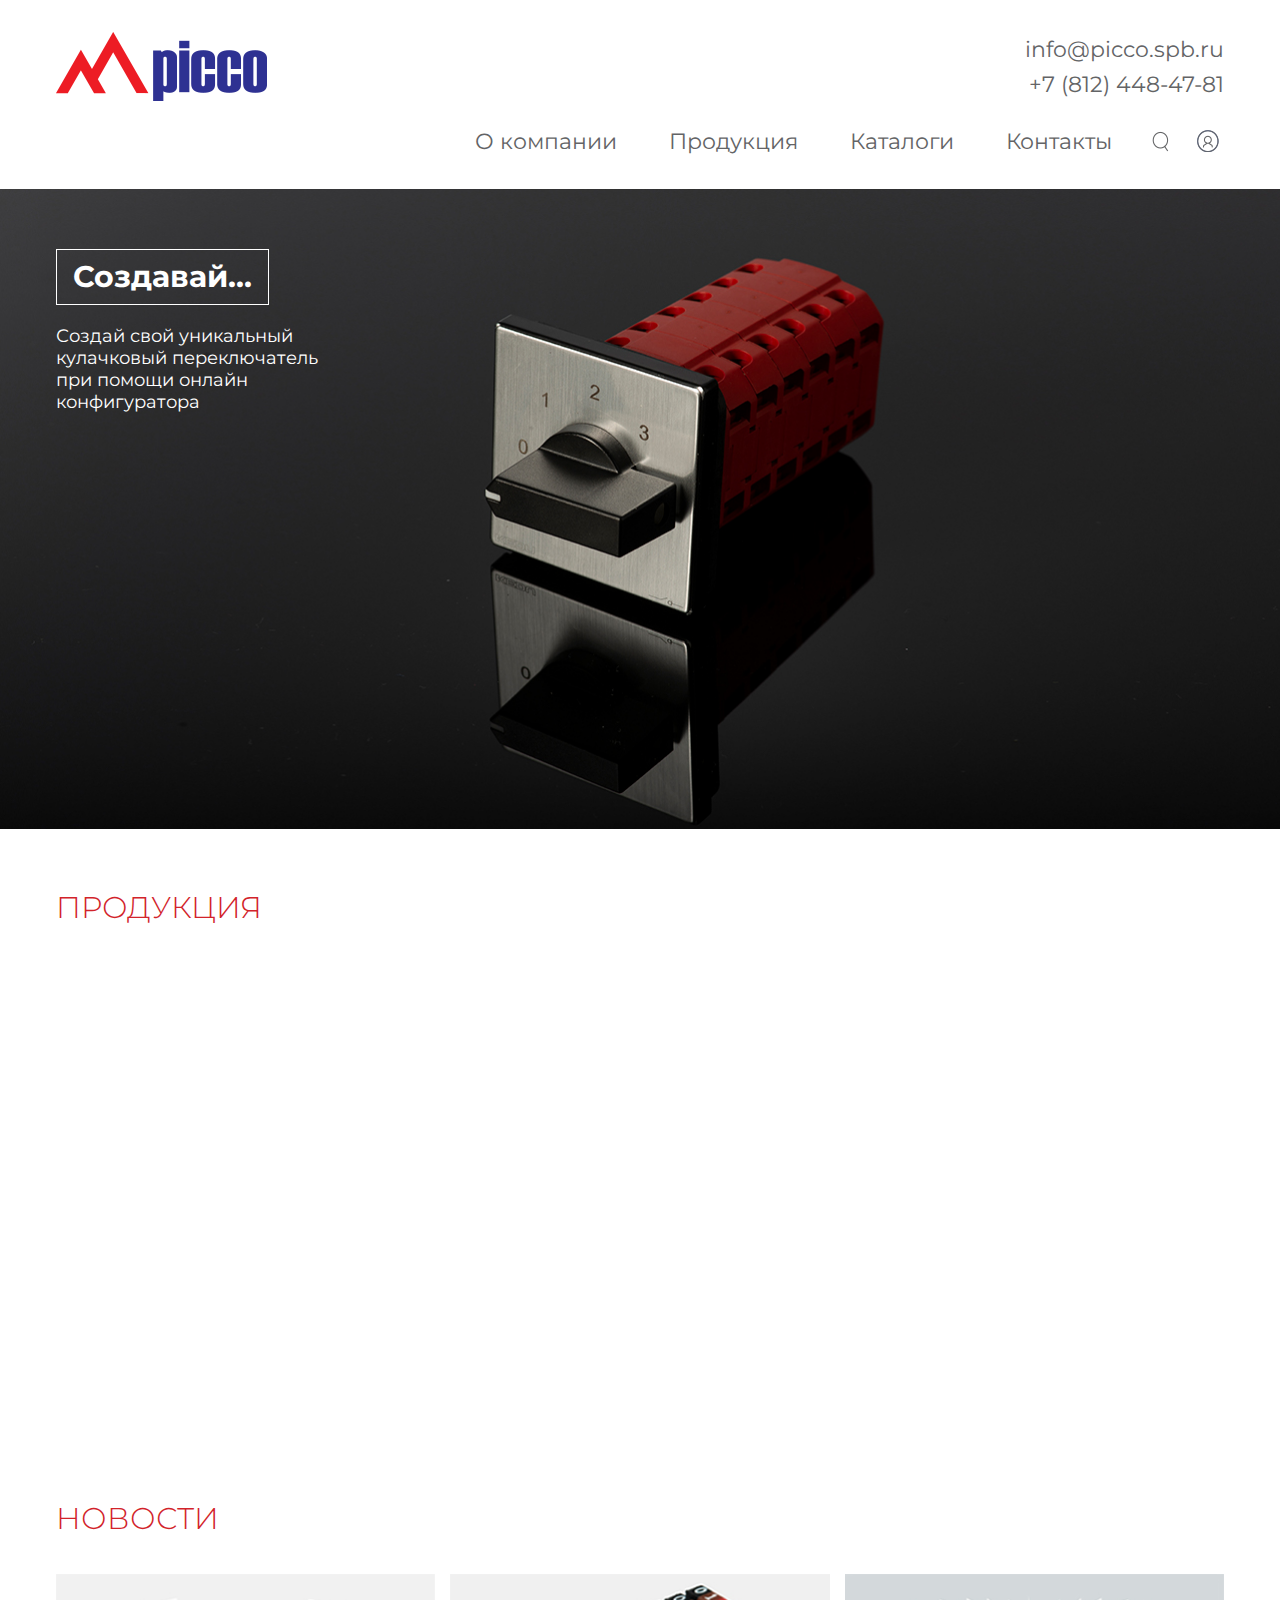
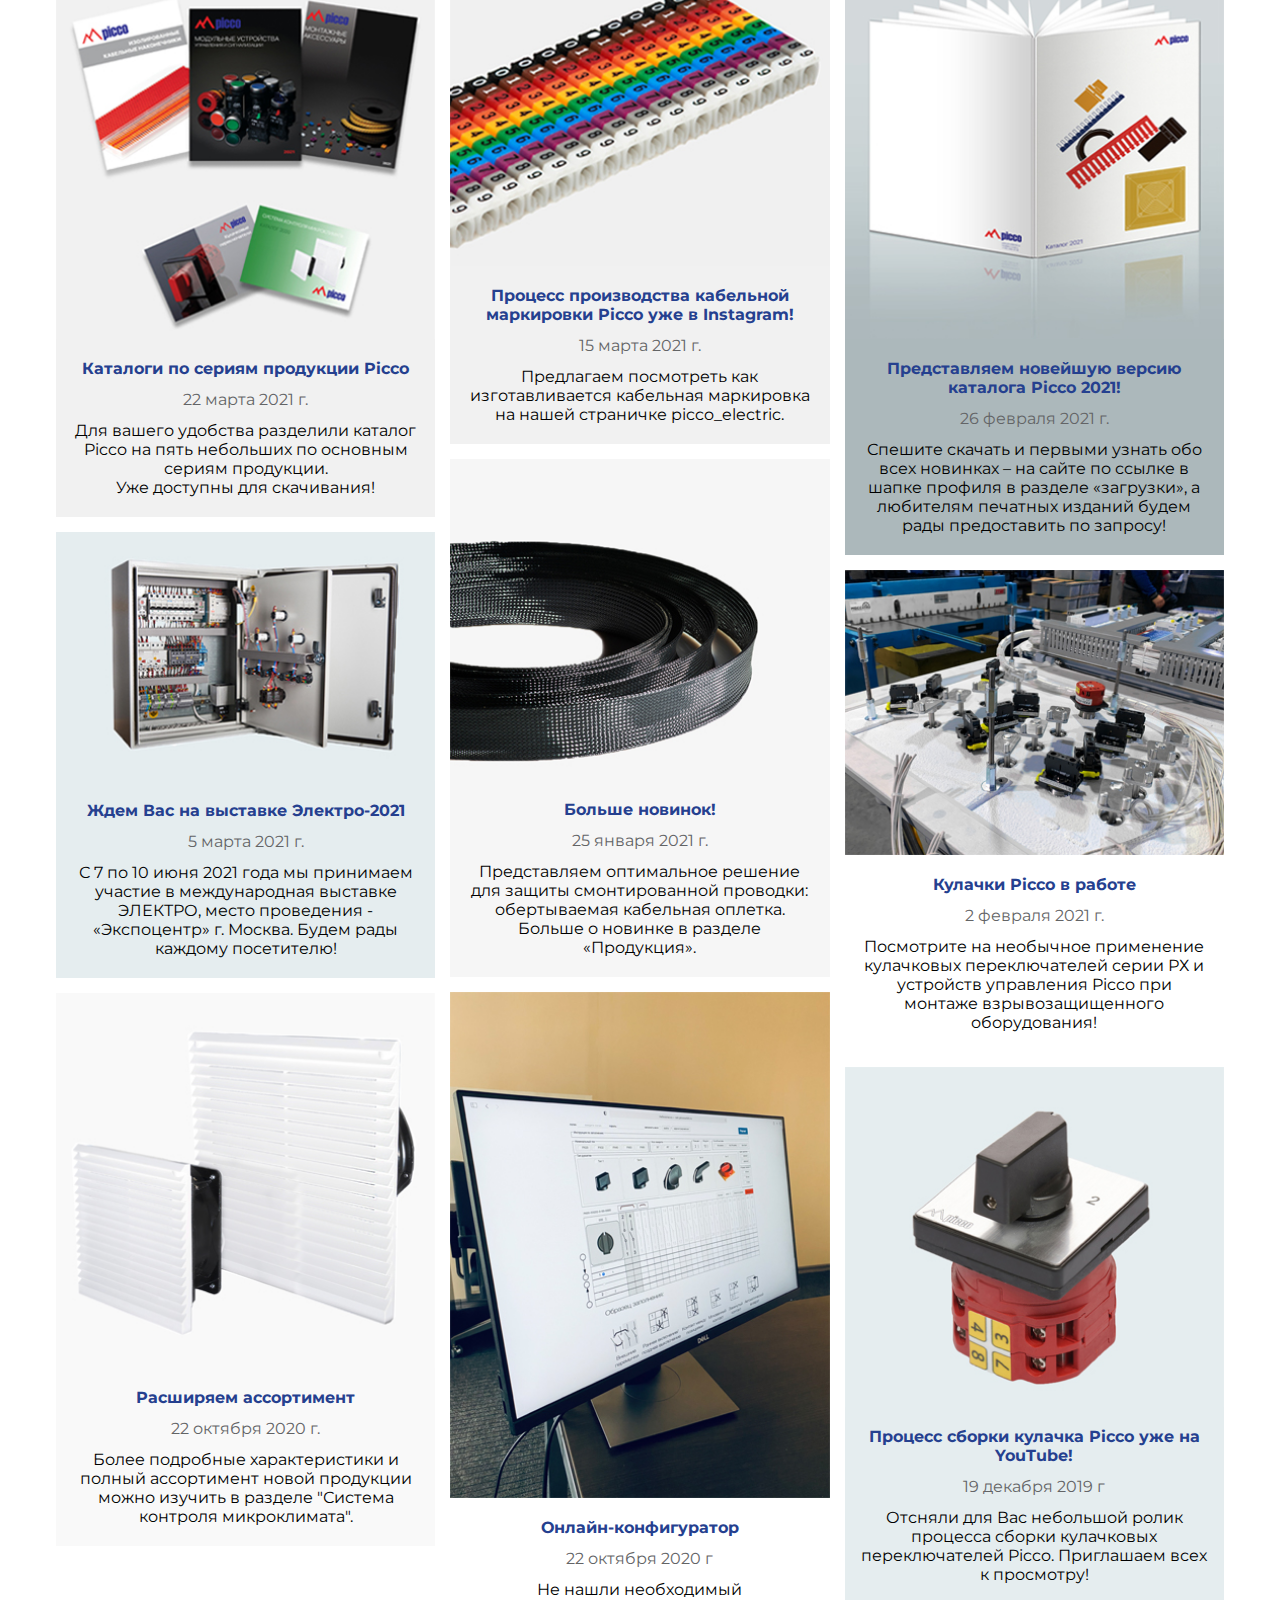
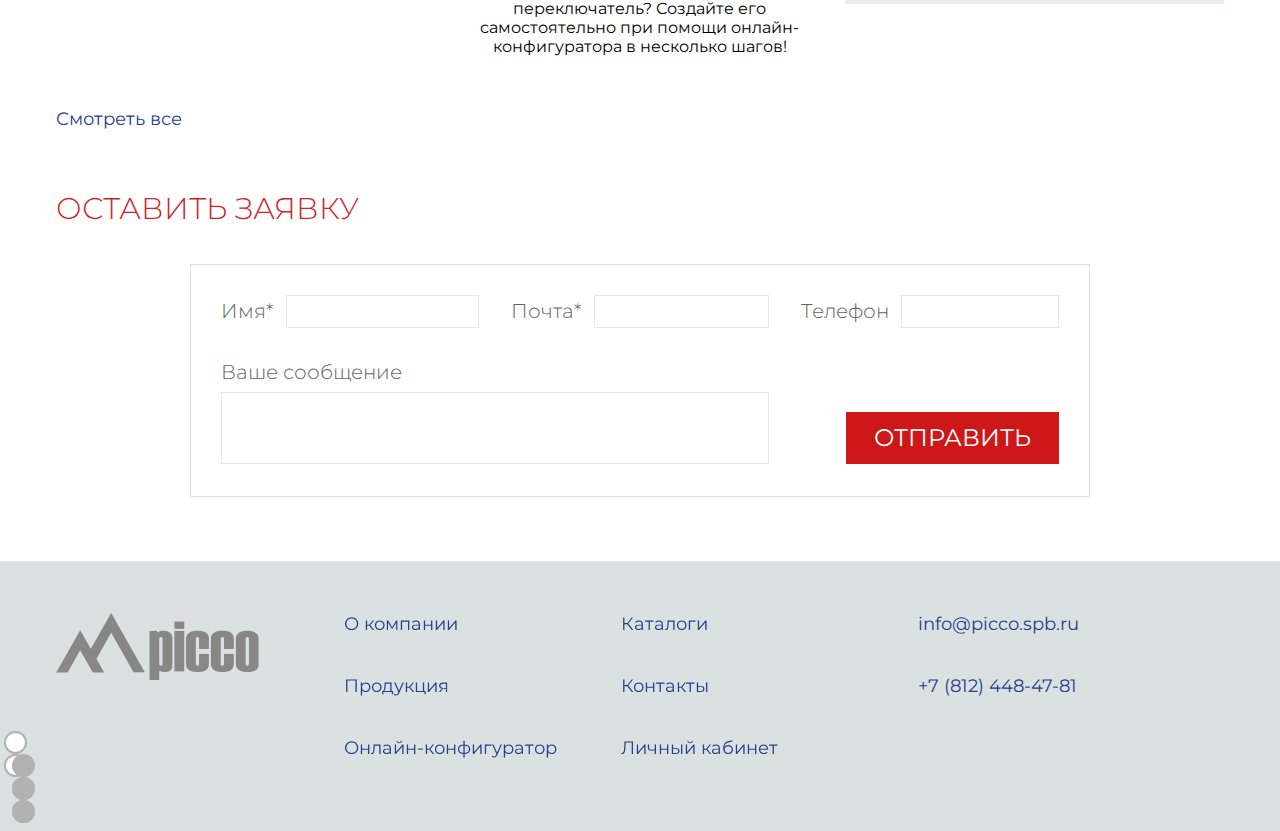
<file: index.html>
<!DOCTYPE html>
<html lang="ru">
	<head>
		<meta http-equiv="Content-Type" content="text/html; charset=utf-8">

		<!-- Адаптирование страницы для мобильных устройств -->
		<meta name="viewport" content="width=device-width, initial-scale=1, maximum-scale=1">

		<!-- Запрет распознования номера телефона -->
		<meta name="format-detection" content="telephone=no">
		<meta name="SKYPE_TOOLBAR" content ="SKYPE_TOOLBAR_PARSER_COMPATIBLE">

		<!-- Заголовок страницы -->
		<title>Заголовок страницы</title>

		<!-- Данное значение часто используют(использовали) поисковые системы -->
		<meta name="description" content="">
		<meta name="keywords" content="">

		<!-- Изменение цвета панели моб. браузера -->
		<meta name="msapplication-TileColor" content="#2e3192">
		<meta name="theme-color" content="#2e3192">

		<!-- Подключение шрифтов с гугла -->
		<link rel="preconnect" href="https://fonts.gstatic.com">
		<link href="https://fonts.googleapis.com/css2?family=Montserrat:ital,wght@0,100;0,200;0,300;0,400;0,500;0,600;0,700;0,800;0,900;1,100;1,200;1,300;1,400;1,500;1,600;1,700;1,800;1,900&display=swap" rel="stylesheet">

		<!-- Подключение файлов стилей -->
		<link rel="stylesheet" href="https://unpkg.com/swiper/swiper-bundle.min.css">
		<link rel="stylesheet" href="css/swiper.css">
		<link rel="stylesheet" href="css/fancybox.css">
		<link rel="stylesheet" href="css/styles.css">

		<link rel="stylesheet" href="css/response_1207.css" media="print, (max-width: 1207px)">
		<link rel="stylesheet" href="css/response_1023.css" media="print, (max-width: 1023px)">
		<link rel="stylesheet" href="css/response_767.css" media="print, (max-width: 767px)">
		<link rel="stylesheet" href="css/response_479.css" media="(max-width: 479px)">
	</head>

	<body>
		<div class="wrap">
			<div class="main">
				<header>
					<div class="info">
						<div class="cont row">
							<div class="logo">
								<img src="images/logo.png" alt="">
							</div>

							<div class="contacts">
								<div class="email">
									<a href="mailto:info@picco.spb.ru">info@picco.spb.ru</a>
								</div>

								<div class="phone">
									<a href="tel:+78124484781">+7 (812) 448-47-81</a>
								</div>
							</div>
						</div>
					</div>


					<div class="bottom">
						<div class="cont row">
							<nav class="menu row">
								<div class="item">
									<a href="/">О компании</a>
								</div>

								<div class="item">
									<a href="/">Продукция</a>
								</div>

								<div class="item">
									<a href="/">Каталоги</a>
								</div>

								<div class="item">
									<a href="/">Контакты</a>
								</div>
							</nav>

							<div class="search modal_cont">
								<button class="btn mini_modal_btn" data-modal-id="#search_modal">
									<img src="images/ic_search.png" alt="">
								</button>

								<div class="mini_modal" id="search_modal">
									<form action="">
										<input type="text" name="" value="" class="input" placeholder="Поиск по сайту...">

										<button type="submit" class="submit_btn"></button>
									</form>
								</div>
							</div>

							<div class="account">
								<a href="/">
									<img src="images/ic_account.png" alt="">
								</a>
							</div>

							<button class="mob_menu_btn">
								<span></span>
							</button>
						</div>
					</div>
				</header>


				<section class="main_slider block">
					<div class="swiper-container">
						<div class="swiper-wrapper">
							<div class="slide swiper-slide">
								<div class="cont">
									<div class="info">
										<div class="title">Создавай...</div>

										<div class="desc">Создай свой уникальный кулачковый переключатель при помощи онлайн конфигуратора</div>
									</div>
								</div>

								<div class="bg lozad" data-background-image="images/tmp/main_slider_img.jpg"></div>
							</div>

							<div class="slide swiper-slide">
								<div class="cont">
									<div class="info">
										<div class="title">Создавай...</div>

										<div class="desc">Создай свой уникальный кулачковый переключатель при помощи онлайн конфигуратора</div>
									</div>
								</div>

								<div class="bg lozad" data-background-image="images/tmp/main_slider_img.jpg"></div>
							</div>

							<div class="slide swiper-slide">
								<div class="cont">
									<div class="info">
										<div class="title">Создавай...</div>

										<div class="desc">Создай свой уникальный кулачковый переключатель при помощи онлайн конфигуратора</div>
									</div>
								</div>

								<div class="bg lozad" data-background-image="images/tmp/main_slider_img.jpg"></div>
							</div>
						</div>

						<div class="swiper-pagination"></div>
					</div>
				</section>


				<section class="categories block">
					<div class="cont">
						<div class="block_head">
							<div class="title">ПРОДУКЦИЯ</div>
						</div>

						<div class="swiper-container">
							<div class="swiper-wrapper">
								<div class="slide swiper-slide">
									<a href="/" class="category">
										<div class="name">Кулачковые переключатели</div>

										<div class="thumb">
											<div><img data-src="images/tmp/category_thumb.jpg" alt="" class="lozad"></div>
										</div>
									</a>
								</div>

								<div class="slide swiper-slide">
									<a href="/" class="category">
										<div class="name">Модульные устройства управления</div>

										<div class="thumb">
											<div><img data-src="images/tmp/category_thumb2.jpg" alt="" class="lozad"></div>
										</div>
									</a>
								</div>

								<div class="slide swiper-slide">
									<a href="/" class="category">
										<div class="name">Кабельные наконечники</div>

										<div class="thumb">
											<div><img data-src="images/tmp/category_thumb3.jpg" alt="" class="lozad"></div>
										</div>
									</a>
								</div>

								<div class="slide swiper-slide">
									<a href="/" class="category">
										<div class="name">Кулачковые переключатели</div>

										<div class="thumb">
											<div><img data-src="images/tmp/category_thumb.jpg" alt="" class="lozad"></div>
										</div>
									</a>
								</div>

								<div class="slide swiper-slide">
									<a href="/" class="category">
										<div class="name">Модульные устройства управления</div>

										<div class="thumb">
											<div><img data-src="images/tmp/category_thumb2.jpg" alt="" class="lozad"></div>
										</div>
									</a>
								</div>

								<div class="slide swiper-slide">
									<a href="/" class="category">
										<div class="name">Кабельные наконечники</div>

										<div class="thumb">
											<div><img data-src="images/tmp/category_thumb3.jpg" alt="" class="lozad"></div>
										</div>
									</a>
								</div>
							</div>

							<div class="swiper-pagination"></div>
						</div>
					</div>
				</section>


				<section class="articles block">
					<div class="cont">
						<div class="block_head">
							<div class="title">НОВОСТИ</div>
						</div>

						<div class="row masonry">
							<div class="article">
								<a href="/" class="thumb">
									<img src="images/tmp/article_thumb1.jpg" alt="">
								</a>

								<div class="info">
									<div class="name">
										<a href="/">Каталоги по сериям продукции Picco</a>
									</div>

									<div class="date">22 марта 2021 г.</div>

									<div class="desc">Для вашего удобства разделили каталог Picco на пять небольших по основным сериям продукции.<br> Уже доступны для скачивания!</div>
								</div>
							</div>

							<div class="article">
								<a href="/" class="thumb">
									<img src="images/tmp/article_thumb2.jpg" alt="">
								</a>

								<div class="info">
									<div class="name">
										<a href="/">Процесс производства кабельной маркировки Picco уже в Instagram!</a>
									</div>

									<div class="date">15 марта 2021 г.</div>

									<div class="desc">Предлагаем посмотреть как изготавливается кабельная маркировка на нашей страничке picco_electric.</div>
								</div>
							</div>

							<div class="article bg2">
								<a href="/" class="thumb">
									<img src="images/tmp/article_thumb3.jpg" alt="">
								</a>

								<div class="info">
									<div class="name">
										<a href="/">Представляем новейшую версию каталога Picco 2021!</a>
									</div>

									<div class="date">26 февраля  2021 г.</div>

									<div class="desc">Спешите скачать и первыми узнать обо всех новинках – на сайте по ссылке в шапке профиля в разделе «загрузки», а любителям печатных изданий будем рады предоставить по запросу!</div>
								</div>
							</div>

							<div class="article bg3">
								<a href="/" class="thumb">
									<img src="images/tmp/article_thumb4.jpg" alt="">
								</a>

								<div class="info">
									<div class="name">
										<a href="/">Больше новинок!</a>
									</div>

									<div class="date">25 января 2021 г.</div>

									<div class="desc">Представляем оптимальное решение для защиты смонтированной проводки: обертываемая кабельная оплетка. Больше о новинке в разделе «Продукция».</div>
								</div>
							</div>

							<div class="article bg4">
								<a href="/" class="thumb">
									<img src="images/tmp/article_thumb5.jpg" alt="">
								</a>

								<div class="info">
									<div class="name">
										<a href="/">Ждем Вас на выставке Электро-2021</a>
									</div>

									<div class="date">5 марта 2021 г.</div>

									<div class="desc">С 7 по 10 июня 2021 года мы принимаем участие в международная выставке ЭЛЕКТРО, место проведения -  «Экспоцентр» г. Москва. Будем рады каждому посетителю!</div>
								</div>
							</div>

							<div class="article bg5">
								<a href="/" class="thumb">
									<img src="images/tmp/article_thumb6.jpg" alt="">
								</a>

								<div class="info">
									<div class="name">
										<a href="/">Кулачки Picco в работе</a>
									</div>

									<div class="date">2 февраля 2021 г.</div>

									<div class="desc">Посмотрите на необычное применение кулачковых переключателей серии РХ и устройств управления Picco при монтаже взрывозащищенного оборудования!</div>
								</div>
							</div>

							<div class="article bg5">
								<a href="/" class="thumb">
									<img src="images/tmp/article_thumb7.jpg" alt="">
								</a>

								<div class="info">
									<div class="name">
										<a href="/">Онлайн-конфигуратор</a>
									</div>

									<div class="date">22 октября 2020 г</div>

									<div class="desc">Не нашли необходимый переключатель? Создайте его самостоятельно при помощи онлайн-конфигуратора в несколько шагов!</div>
								</div>
							</div>

							<div class="article bg6">
								<a href="/" class="thumb">
									<img src="images/tmp/article_thumb8.jpg" alt="">
								</a>

								<div class="info">
									<div class="name">
										<a href="/">Расширяем ассортимент</a>
									</div>

									<div class="date">22 октября 2020 г.</div>

									<div class="desc">Более подробные характеристики и полный ассортимент новой продукции можно изучить в разделе "Система контроля микроклимата".</div>
								</div>
							</div>

							<div class="article bg4">
								<a href="/" class="thumb">
									<img src="images/tmp/article_thumb9.jpg" alt="">
								</a>

								<div class="info">
									<div class="name">
										<a href="/">Процесс сборки кулачка Picco уже на YouTube!</a>
									</div>

									<div class="date">19 декабря 2019  г</div>

									<div class="desc">Отсняли для Вас небольшой ролик процесса сборки кулачковых переключателей Picco. Приглашаем всех к просмотру!</div>
								</div>
							</div>
						</div>

						<div class="all_link">
							<a href="/">Смотреть все</a>
						</div>
					</div>
				</section>


				<section class="order_block block">
					<div class="cont">
						<div class="block_head">
							<div class="title">ОСТАВИТЬ ЗАЯВКУ</div>
						</div>

						<form action="" class="form">
							<div class="columns row">
								<div class="line row width1of3">
									<div class="label">Имя*</div>

									<div class="field">
										<input type="text" name="" value="" class="input">
									</div>
								</div>

								<div class="line row width1of3">
									<div class="label">Почта*</div>

									<div class="field">
										<input type="email" name="" value="" class="input">
									</div>
								</div>

								<div class="line row width1of3">
									<div class="label">Телефон</div>

									<div class="field">
										<input type="tel" name="" value="" class="input">
									</div>
								</div>

								<div class="line width2of3">
									<div class="label">Ваше сообщение</div>

									<div class="field">
										<textarea name=""></textarea>
									</div>
								</div>

								<div class="line submit width1of3">
									<button type="submit" class="submit_btn">ОТПРАВИТЬ</button>
								</div>
							</div>
						</form>
					</div>
				</section>
			</div>


			<footer>
				<div class="cont row">
					<div class="logo">
						<img src="images/logo2.png" alt="">
					</div>

					<div class="links">
						<div><a href="/">О компании</a></div>
						<div><a href="/">Продукция</a></div>
						<div><a href="/">Онлайн-конфигуратор</a></div>
						<div><a href="/">Каталоги</a></div>
						<div><a href="/">Контакты</a></div>
						<div><a href="/">Личный кабинет</a></div>
					</div>

					<div class="contacts">
						<div class="email">
							<a href="mailto:info@picco.spb.ru">info@picco.spb.ru</a>
						</div>

						<div class="phone">
							<a href="tel:+78124484781">+7 (812) 448-47-81</a>
						</div>
					</div>
				</div>
			</footer>


			<div class="overlay"></div>
		</div>


		<div class="supports_error">
			Ваш браузер устарел рекомендуем обновить его до последней версии<br> или использовать другой более современный.
		</div>


		<!-- Подключение javascript файлов -->
		<script src="js/jquery-3.5.0.min.js"></script>
		<script src="js/lozad.min.js"></script>
		<script src="https://unpkg.com/swiper/swiper-bundle.min.js"></script>
		<script src="js/inputmask.min.js"></script>
		<script src="js/masonry.min.js"></script>
		<script src="js/fancybox.min.js"></script>
		<script src="js/functions.js"></script>
		<script src="js/scripts.js"></script>
	</body>
</html>
</file>
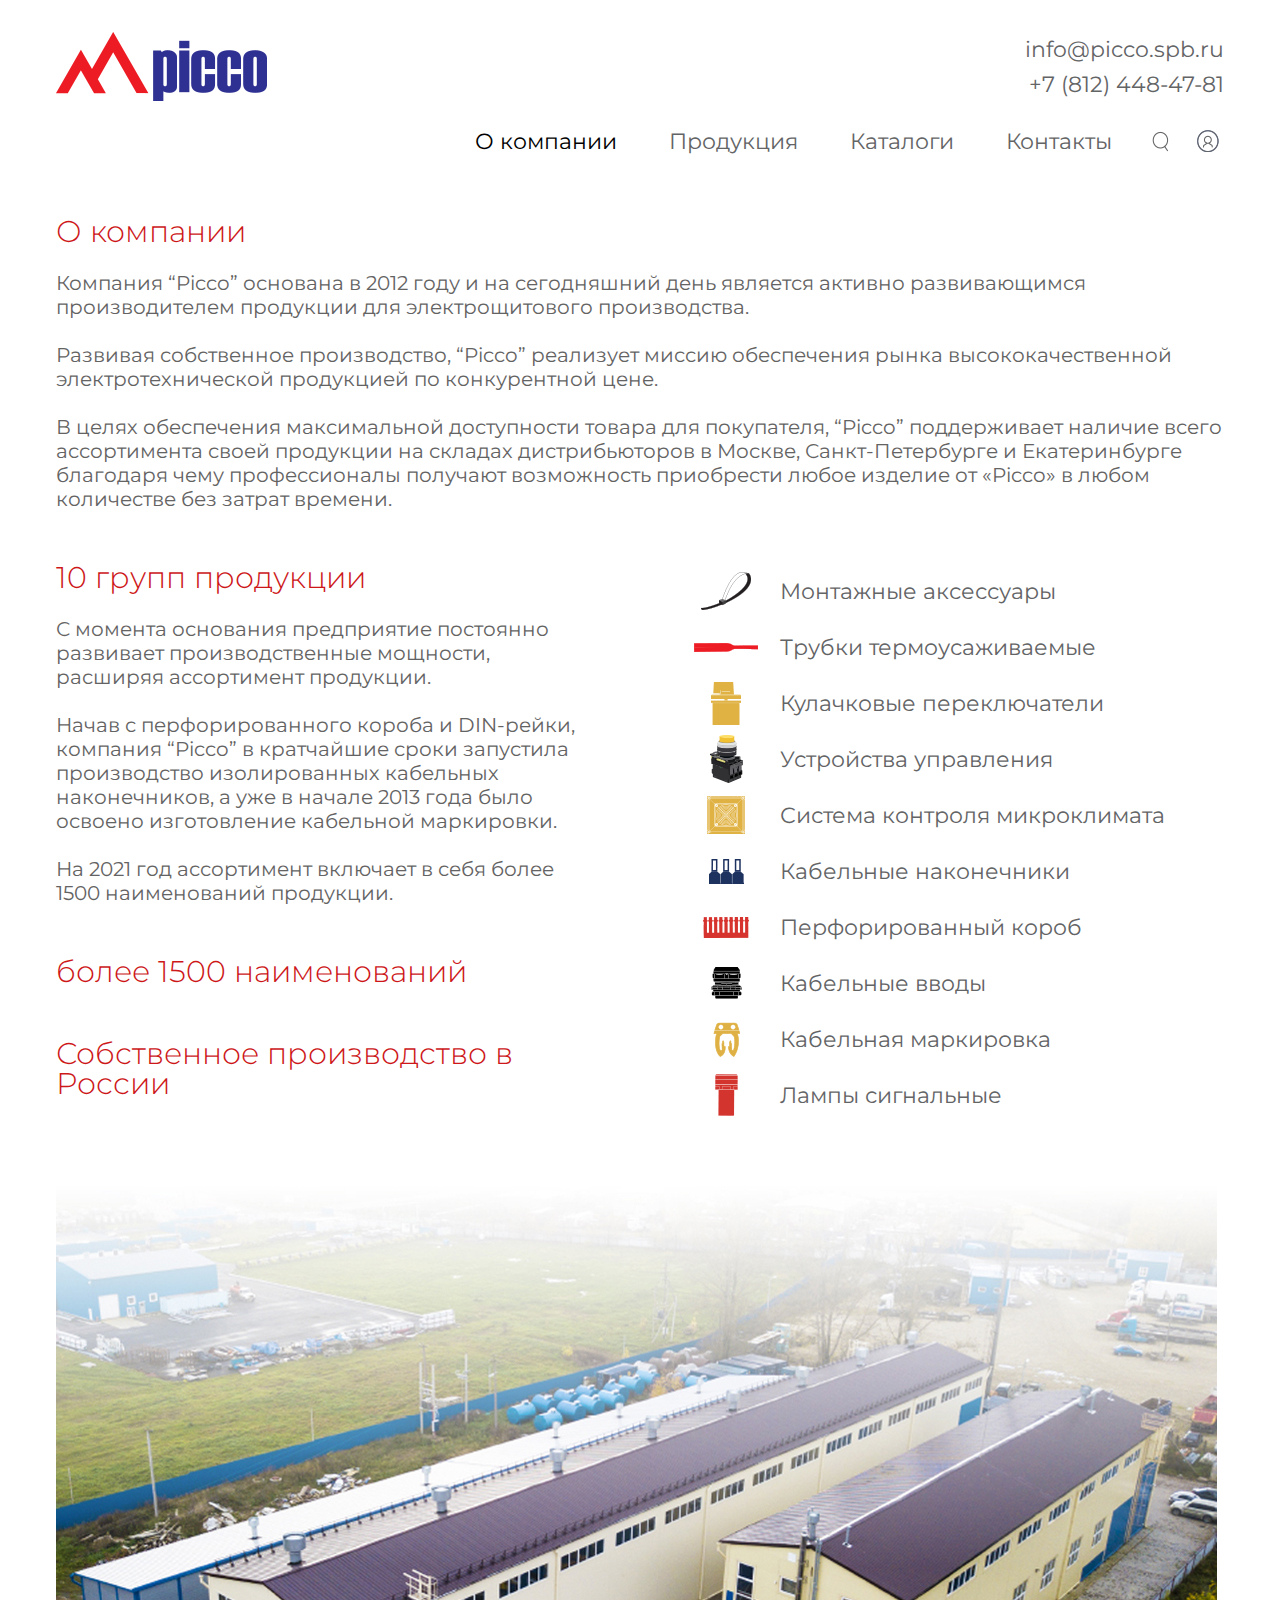
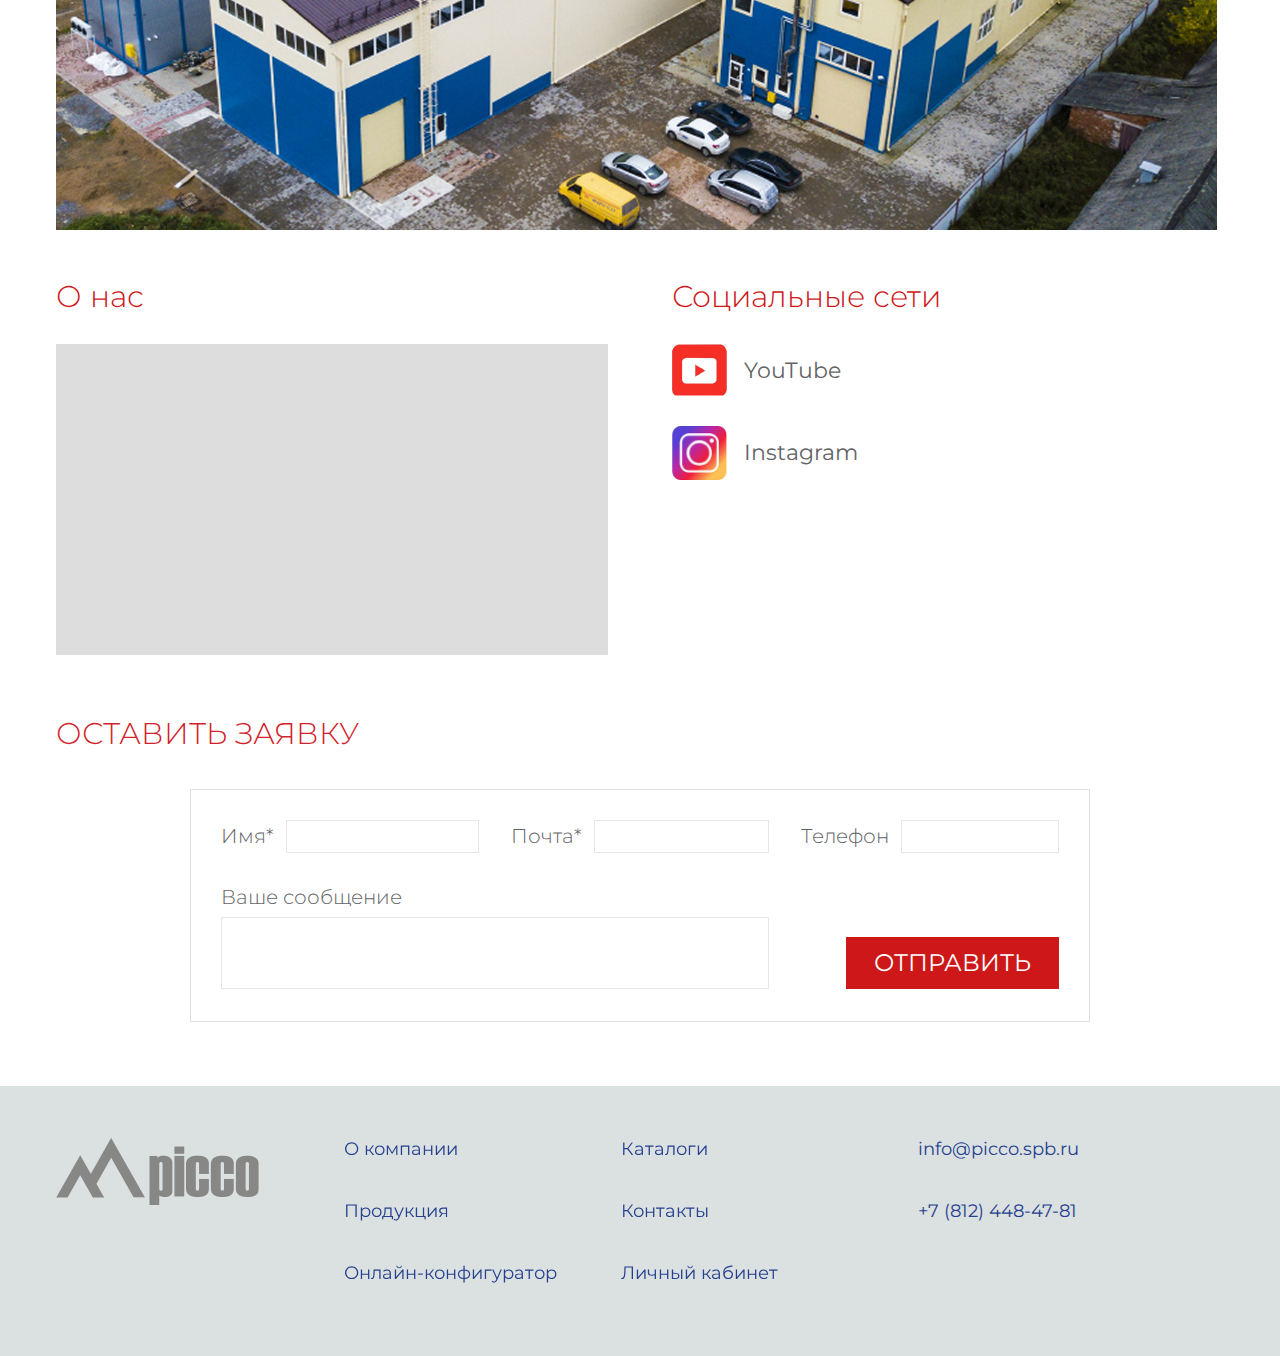
<file: about.html>
<!DOCTYPE html>
<html lang="ru">
	<head>
		<meta http-equiv="Content-Type" content="text/html; charset=utf-8">

		<!-- Адаптирование страницы для мобильных устройств -->
		<meta name="viewport" content="width=device-width, initial-scale=1, maximum-scale=1">

		<!-- Запрет распознования номера телефона -->
		<meta name="format-detection" content="telephone=no">
		<meta name="SKYPE_TOOLBAR" content ="SKYPE_TOOLBAR_PARSER_COMPATIBLE">

		<!-- Заголовок страницы -->
		<title>Заголовок страницы</title>

		<!-- Данное значение часто используют(использовали) поисковые системы -->
		<meta name="description" content="">
		<meta name="keywords" content="">

		<!-- Изменение цвета панели моб. браузера -->
		<meta name="msapplication-TileColor" content="#2e3192">
		<meta name="theme-color" content="#2e3192">

		<!-- Подключение шрифтов с гугла -->
		<link rel="preconnect" href="https://fonts.gstatic.com">
		<link href="https://fonts.googleapis.com/css2?family=Montserrat:ital,wght@0,100;0,200;0,300;0,400;0,500;0,600;0,700;0,800;0,900;1,100;1,200;1,300;1,400;1,500;1,600;1,700;1,800;1,900&display=swap" rel="stylesheet">

		<!-- Подключение файлов стилей -->
		<link rel="stylesheet" href="https://unpkg.com/swiper/swiper-bundle.min.css">
		<link rel="stylesheet" href="css/swiper.css">
		<link rel="stylesheet" href="css/fancybox.css">
		<link rel="stylesheet" href="css/styles.css">

		<link rel="stylesheet" href="css/response_1207.css" media="print, (max-width: 1207px)">
		<link rel="stylesheet" href="css/response_1023.css" media="print, (max-width: 1023px)">
		<link rel="stylesheet" href="css/response_767.css" media="print, (max-width: 767px)">
		<link rel="stylesheet" href="css/response_479.css" media="(max-width: 479px)">
	</head>

	<body class="inner">
		<div class="wrap">
			<div class="main">
				<header>
					<div class="info">
						<div class="cont row">
							<a href="/" class="logo">
								<img src="images/logo.png" alt="">
							</a>

							<div class="contacts">
								<div class="email">
									<a href="mailto:info@picco.spb.ru">info@picco.spb.ru</a>
								</div>

								<div class="phone">
									<a href="tel:+78124484781">+7 (812) 448-47-81</a>
								</div>
							</div>
						</div>
					</div>


					<div class="bottom">
						<div class="cont row">
							<nav class="menu row">
								<div class="item">
									<a class="active">О компании</a>
								</div>

								<div class="item">
									<a href="/">Продукция</a>
								</div>

								<div class="item">
									<a href="/">Каталоги</a>
								</div>

								<div class="item">
									<a href="/">Контакты</a>
								</div>
							</nav>

							<div class="search modal_cont">
								<button class="btn mini_modal_btn" data-modal-id="#search_modal">
									<img src="images/ic_search.png" alt="">
								</button>

								<div class="mini_modal" id="search_modal">
									<form action="">
										<input type="text" name="" value="" class="input" placeholder="Поиск по сайту...">

										<button type="submit" class="submit_btn"></button>
									</form>
								</div>
							</div>

							<div class="account">
								<a href="/">
									<img src="images/ic_account.png" alt="">
								</a>
							</div>

							<button class="mob_menu_btn">
								<span></span>
							</button>
						</div>
					</div>
				</header>


				<section class="about_info block">
					<div class="cont">
						<div class="text_block">
							<h2>О компании</h2>

							<p>Компания “Picco” основана в 2012 году и на сегодняшний день является активно развивающимся производителем продукции для электрощитового производства.</p>

							<p>Развивая собственное производство, “Picco” реализует миссию обеспечения рынка высококачественной электротехнической продукцией по конкурентной цене.</p>

							<p>В целях обеспечения максимальной доступности товара для покупателя, “Picco” поддерживает наличие всего ассортимента своей продукции на складах дистрибьюторов в Москве, Санкт-Петербурге и Екатеринбурге благодаря чему профессионалы получают возможность приобрести любое изделие от «Picco» в любом количестве без затрат времени.</p>

							<div class="cols">
								<div class="col">
									<h2>10 групп продукции</h2>

									<p>С момента основания предприятие постоянно развивает производственные мощности, расширяя ассортимент продукции.</p>

									<p>Начав с перфорированного короба и DIN-рейки, компания “Picco” в кратчайшие сроки запустила производство изолированных кабельных наконечников, а уже в начале 2013 года было освоено изготовление кабельной маркировки.</p>

									<p>На 2021 год ассортимент включает в себя более 1500 наименований продукции.</p>

									<h2>более 1500 наименований</h2>

									<h2>Собственное производство в России</h2>
								</div>

								<div class="col">
									<div class="categories_list">
										<a href="/">
											<div class="icon">
												<img src="images/tmp/ic_categories_list1.png" alt="">
											</div>
											<span>Монтажные аксессуары</span>
										</a>

										<a href="/">
											<div class="icon">
												<img src="images/tmp/ic_categories_list2.png" alt="">
											</div>
											<span>Трубки термоусаживаемые</span>
										</a>

										<a href="/">
											<div class="icon">
												<img src="images/tmp/ic_categories_list3.png" alt="">
											</div>
											<span>Кулачковые переключатели</span>
										</a>

										<a href="/">
											<div class="icon">
												<img src="images/tmp/ic_categories_list4.png" alt="">
											</div>
											<span>Устройства управления</span>
										</a>

										<a href="/">
											<div class="icon">
												<img src="images/tmp/ic_categories_list5.png" alt="">
											</div>
											<span>Система контроля микроклимата</span>
										</a>

										<a href="/">
											<div class="icon">
												<img src="images/tmp/ic_categories_list6.png" alt="">
											</div>
											<span>Кабельные наконечники</span>
										</a>

										<a href="/">
											<div class="icon">
												<img src="images/tmp/ic_categories_list7.png" alt="">
											</div>
											<span>Перфорированный короб</span>
										</a>

										<a href="/">
											<div class="icon">
												<img src="images/tmp/ic_categories_list8.png" alt="">
											</div>
											<span>Кабельные вводы</span>
										</a>

										<a href="/">
											<div class="icon">
												<img src="images/tmp/ic_categories_list9.png" alt="">
											</div>
											<span>Кабельная маркировка</span>
										</a>

										<a href="/">
											<div class="icon">
												<img src="images/tmp/ic_categories_list10.png" alt="">
											</div>
											<span>Лампы сигнальные</span>
										</a>
									</div>
								</div>
							</div>

							<img src="images/tmp/text_img.jpg" alt="">
						</div>


						<div class="bottom row">
							<div class="video">
								<div class="block_title">О нас</div>

								<div class="iframe">
									<iframe class="lozad" data-src="https://www.youtube.com/embed/bdWV4PA8cxc" title="YouTube video player" frameborder="0" allow="accelerometer; autoplay; clipboard-write; encrypted-media; gyroscope; picture-in-picture" allowfullscreen></iframe>
								</div>
							</div>


							<div class="socials">
								<div class="block_title">Социальные сети</div>

								<div class="items">
									<div><a href="/" target="_blank" rel="noopener nofollow">
										<img src="images/ic_youtube.png" alt="">
										<span>YouTube</span>
									</a></div>

									<div><a href="/" target="_blank" rel="noopener nofollow">
										<img src="images/ic_instagram.png" alt="">
										<span>Instagram</span>
									</a></div>
								</div>
							</div>
						</div>
					</div>
				</section>


				<section class="order_block block">
					<div class="cont">
						<div class="block_head">
							<div class="title">ОСТАВИТЬ ЗАЯВКУ</div>
						</div>

						<form action="" class="form">
							<div class="columns row">
								<div class="line row width1of3">
									<div class="label">Имя*</div>

									<div class="field">
										<input type="text" name="" value="" class="input">
									</div>
								</div>

								<div class="line row width1of3">
									<div class="label">Почта*</div>

									<div class="field">
										<input type="email" name="" value="" class="input">
									</div>
								</div>

								<div class="line row width1of3">
									<div class="label">Телефон</div>

									<div class="field">
										<input type="tel" name="" value="" class="input">
									</div>
								</div>

								<div class="line width2of3">
									<div class="label">Ваше сообщение</div>

									<div class="field">
										<textarea name=""></textarea>
									</div>
								</div>

								<div class="line submit width1of3">
									<button type="submit" class="submit_btn">ОТПРАВИТЬ</button>
								</div>
							</div>
						</form>
					</div>
				</section>
			</div>


			<footer>
				<div class="cont row">
					<div class="logo">
						<img src="images/logo2.png" alt="">
					</div>

					<div class="links">
						<div><a href="/">О компании</a></div>
						<div><a href="/">Продукция</a></div>
						<div><a href="/">Онлайн-конфигуратор</a></div>
						<div><a href="/">Каталоги</a></div>
						<div><a href="/">Контакты</a></div>
						<div><a href="/">Личный кабинет</a></div>
					</div>

					<div class="contacts">
						<div class="email">
							<a href="mailto:info@picco.spb.ru">info@picco.spb.ru</a>
						</div>

						<div class="phone">
							<a href="tel:+78124484781">+7 (812) 448-47-81</a>
						</div>
					</div>
				</div>
			</footer>


			<div class="overlay"></div>
		</div>


		<div class="supports_error">
			Ваш браузер устарел рекомендуем обновить его до последней версии<br> или использовать другой более современный.
		</div>


		<!-- Подключение javascript файлов -->
		<script src="js/jquery-3.5.0.min.js"></script>
		<script src="js/lozad.min.js"></script>
		<script src="https://unpkg.com/swiper/swiper-bundle.min.js"></script>
		<script src="js/inputmask.min.js"></script>
		<script src="js/masonry.min.js"></script>
		<script src="js/fancybox.min.js"></script>
		<script src="js/functions.js"></script>
		<script src="js/scripts.js"></script>
	</body>
</html>
</file>
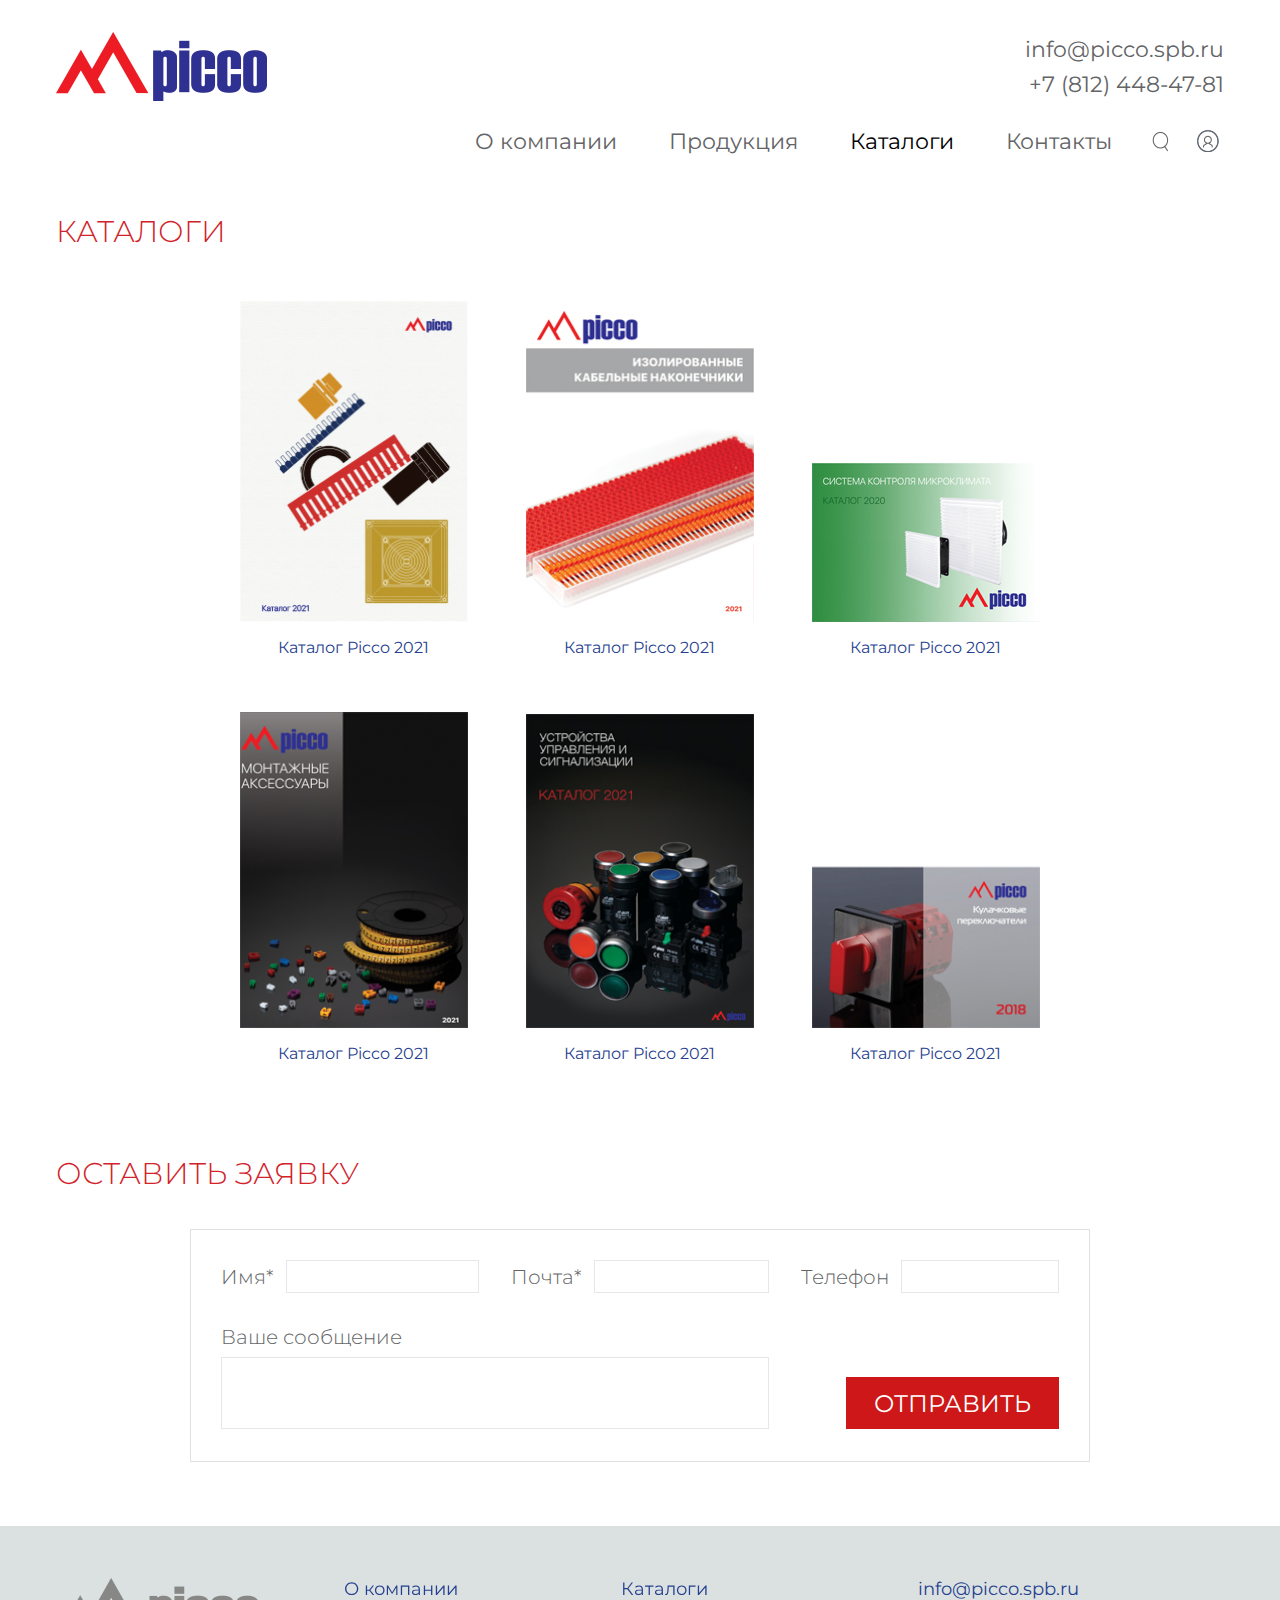
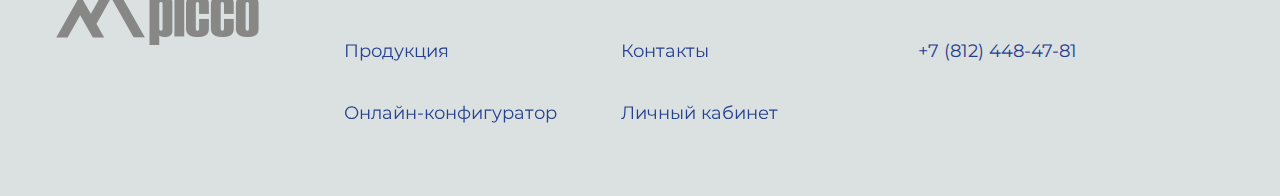
<file: catalogs.html>
<!DOCTYPE html>
<html lang="ru">
	<head>
		<meta http-equiv="Content-Type" content="text/html; charset=utf-8">

		<!-- Адаптирование страницы для мобильных устройств -->
		<meta name="viewport" content="width=device-width, initial-scale=1, maximum-scale=1">

		<!-- Запрет распознования номера телефона -->
		<meta name="format-detection" content="telephone=no">
		<meta name="SKYPE_TOOLBAR" content ="SKYPE_TOOLBAR_PARSER_COMPATIBLE">

		<!-- Заголовок страницы -->
		<title>Заголовок страницы</title>

		<!-- Данное значение часто используют(использовали) поисковые системы -->
		<meta name="description" content="">
		<meta name="keywords" content="">

		<!-- Изменение цвета панели моб. браузера -->
		<meta name="msapplication-TileColor" content="#2e3192">
		<meta name="theme-color" content="#2e3192">

		<!-- Подключение шрифтов с гугла -->
		<link rel="preconnect" href="https://fonts.gstatic.com">
		<link href="https://fonts.googleapis.com/css2?family=Montserrat:ital,wght@0,100;0,200;0,300;0,400;0,500;0,600;0,700;0,800;0,900;1,100;1,200;1,300;1,400;1,500;1,600;1,700;1,800;1,900&display=swap" rel="stylesheet">

		<!-- Подключение файлов стилей -->
		<link rel="stylesheet" href="https://unpkg.com/swiper/swiper-bundle.min.css">
		<link rel="stylesheet" href="css/swiper.css">
		<link rel="stylesheet" href="css/fancybox.css">
		<link rel="stylesheet" href="css/styles.css">

		<link rel="stylesheet" href="css/response_1207.css" media="print, (max-width: 1207px)">
		<link rel="stylesheet" href="css/response_1023.css" media="print, (max-width: 1023px)">
		<link rel="stylesheet" href="css/response_767.css" media="print, (max-width: 767px)">
		<link rel="stylesheet" href="css/response_479.css" media="(max-width: 479px)">
	</head>

	<body class="inner">
		<div class="wrap">
			<div class="main">
				<header>
					<div class="info">
						<div class="cont row">
							<a href="/" class="logo">
								<img src="images/logo.png" alt="">
							</a>

							<div class="contacts">
								<div class="email">
									<a href="mailto:info@picco.spb.ru">info@picco.spb.ru</a>
								</div>

								<div class="phone">
									<a href="tel:+78124484781">+7 (812) 448-47-81</a>
								</div>
							</div>
						</div>
					</div>


					<div class="bottom">
						<div class="cont row">
							<nav class="menu row">
								<div class="item">
									<a href="/">О компании</a>
								</div>

								<div class="item">
									<a href="/">Продукция</a>
								</div>

								<div class="item">
									<a class="active">Каталоги</a>
								</div>

								<div class="item">
									<a href="/">Контакты</a>
								</div>
							</nav>

							<div class="search modal_cont">
								<button class="btn mini_modal_btn" data-modal-id="#search_modal">
									<img src="images/ic_search.png" alt="">
								</button>

								<div class="mini_modal" id="search_modal">
									<form action="">
										<input type="text" name="" value="" class="input" placeholder="Поиск по сайту...">

										<button type="submit" class="submit_btn"></button>
									</form>
								</div>
							</div>

							<div class="account">
								<a href="/">
									<img src="images/ic_account.png" alt="">
								</a>
							</div>

							<button class="mob_menu_btn">
								<span></span>
							</button>
						</div>
					</div>
				</header>


				<section class="catalogs block">
					<div class="cont">
						<div class="block_head">
							<div class="title">Каталоги</div>
						</div>

						<div class="data">
							<div class="row">
								<a href="/" class="catalog">
									<div class="thumb">
										<img data-src="images/tmp/catalog_thumb1.jpg" alt="" class="lozad">
									</div>

									<div class="name">Каталог Picco 2021</div>
								</a>

								<a href="/" class="catalog">
									<div class="thumb">
										<img data-src="images/tmp/catalog_thumb2.jpg" alt="" class="lozad">
									</div>

									<div class="name">Каталог Picco 2021</div>
								</a>

								<a href="/" class="catalog">
									<div class="thumb">
										<img data-src="images/tmp/catalog_thumb3.jpg" alt="" class="lozad">
									</div>

									<div class="name">Каталог Picco 2021</div>
								</a>

								<a href="/" class="catalog">
									<div class="thumb">
										<img data-src="images/tmp/catalog_thumb4.jpg" alt="" class="lozad">
									</div>

									<div class="name">Каталог Picco 2021</div>
								</a>

								<a href="/" class="catalog">
									<div class="thumb">
										<img data-src="images/tmp/catalog_thumb5.jpg" alt="" class="lozad">
									</div>

									<div class="name">Каталог Picco 2021</div>
								</a>

								<a href="/" class="catalog">
									<div class="thumb">
										<img data-src="images/tmp/catalog_thumb6.jpg" alt="" class="lozad">
									</div>

									<div class="name">Каталог Picco 2021</div>
								</a>
							</div>
						</div>
					</div>
				</section>


				<section class="order_block block">
					<div class="cont">
						<div class="block_head">
							<div class="title">ОСТАВИТЬ ЗАЯВКУ</div>
						</div>

						<form action="" class="form">
							<div class="columns row">
								<div class="line row width1of3">
									<div class="label">Имя*</div>

									<div class="field">
										<input type="text" name="" value="" class="input">
									</div>
								</div>

								<div class="line row width1of3">
									<div class="label">Почта*</div>

									<div class="field">
										<input type="email" name="" value="" class="input">
									</div>
								</div>

								<div class="line row width1of3">
									<div class="label">Телефон</div>

									<div class="field">
										<input type="tel" name="" value="" class="input">
									</div>
								</div>

								<div class="line width2of3">
									<div class="label">Ваше сообщение</div>

									<div class="field">
										<textarea name=""></textarea>
									</div>
								</div>

								<div class="line submit width1of3">
									<button type="submit" class="submit_btn">ОТПРАВИТЬ</button>
								</div>
							</div>
						</form>
					</div>
				</section>
			</div>


			<footer>
				<div class="cont row">
					<div class="logo">
						<img src="images/logo2.png" alt="">
					</div>

					<div class="links">
						<div><a href="/">О компании</a></div>
						<div><a href="/">Продукция</a></div>
						<div><a href="/">Онлайн-конфигуратор</a></div>
						<div><a href="/">Каталоги</a></div>
						<div><a href="/">Контакты</a></div>
						<div><a href="/">Личный кабинет</a></div>
					</div>

					<div class="contacts">
						<div class="email">
							<a href="mailto:info@picco.spb.ru">info@picco.spb.ru</a>
						</div>

						<div class="phone">
							<a href="tel:+78124484781">+7 (812) 448-47-81</a>
						</div>
					</div>
				</div>
			</footer>


			<div class="overlay"></div>
		</div>


		<div class="supports_error">
			Ваш браузер устарел рекомендуем обновить его до последней версии<br> или использовать другой более современный.
		</div>


		<!-- Подключение javascript файлов -->
		<script src="js/jquery-3.5.0.min.js"></script>
		<script src="js/lozad.min.js"></script>
		<script src="https://unpkg.com/swiper/swiper-bundle.min.js"></script>
		<script src="js/inputmask.min.js"></script>
		<script src="js/masonry.min.js"></script>
		<script src="js/fancybox.min.js"></script>
		<script src="js/functions.js"></script>
		<script src="js/scripts.js"></script>
	</body>
</html>
</file>
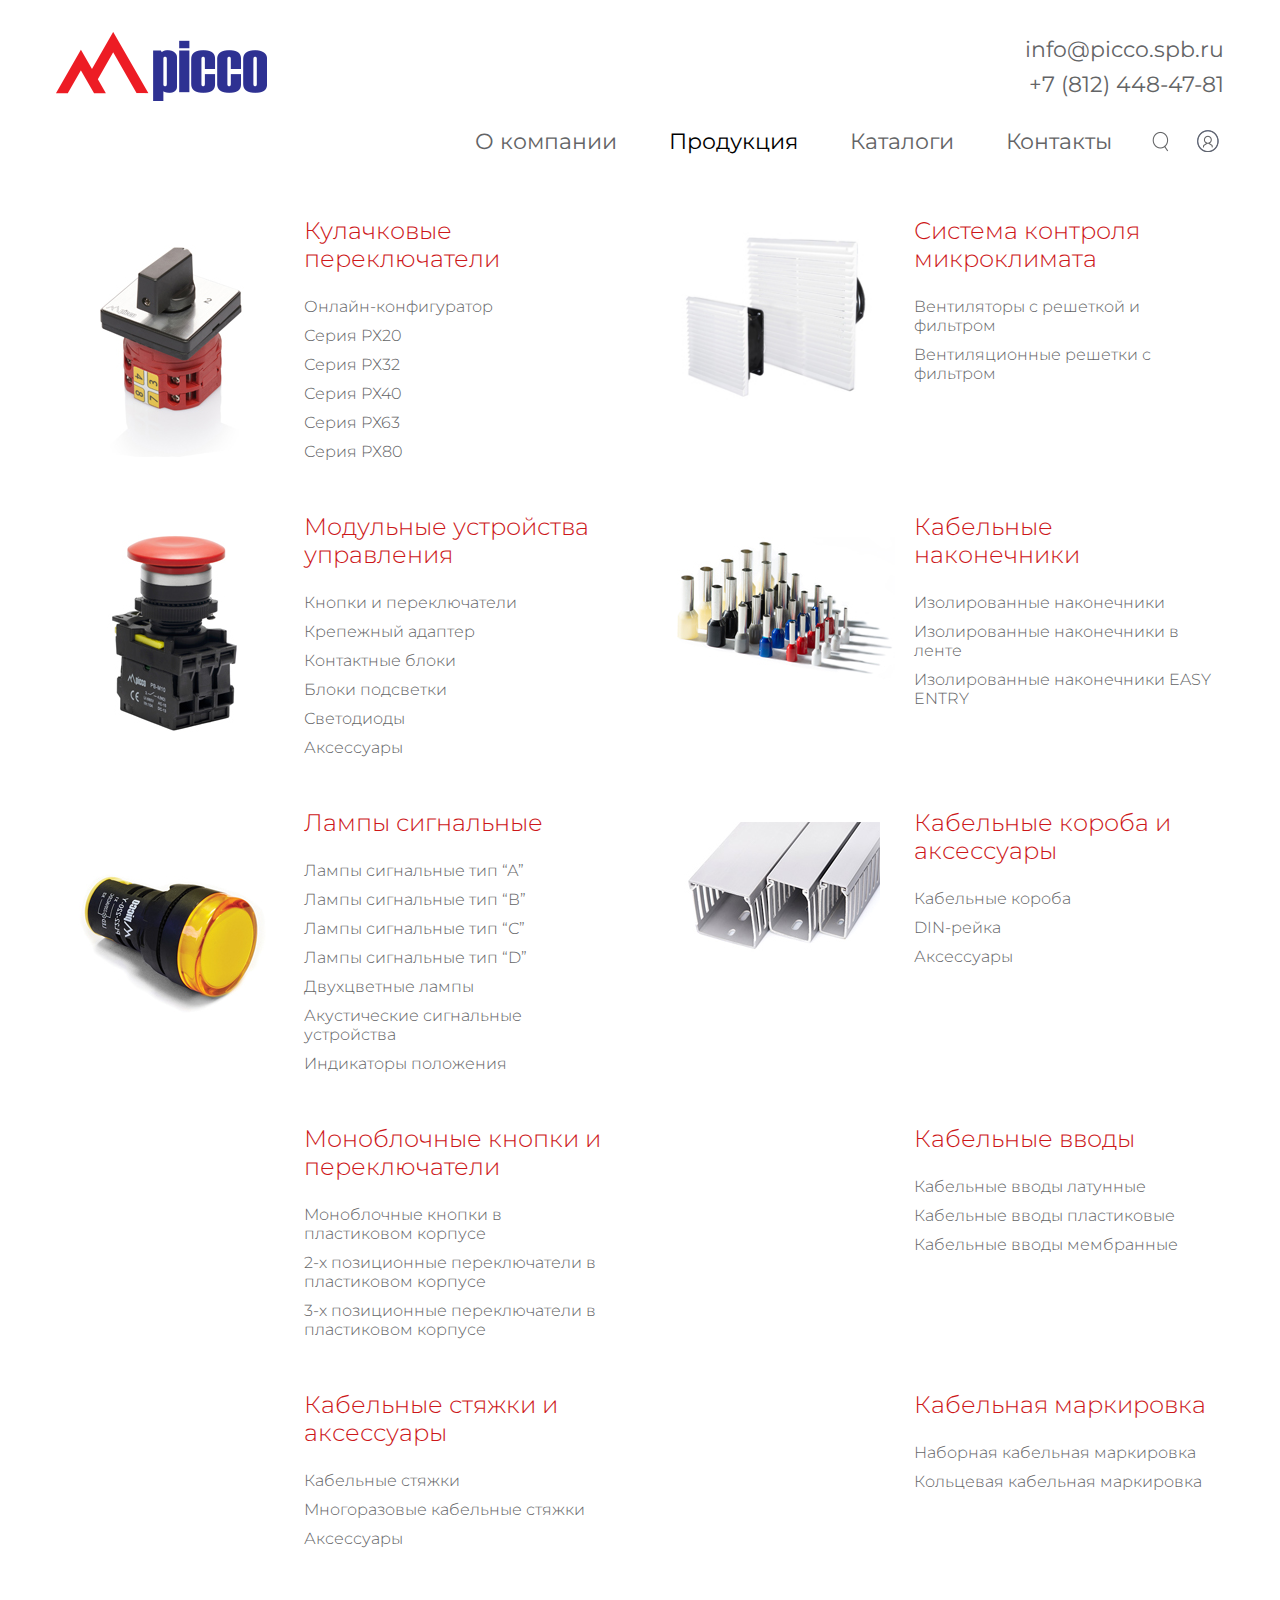
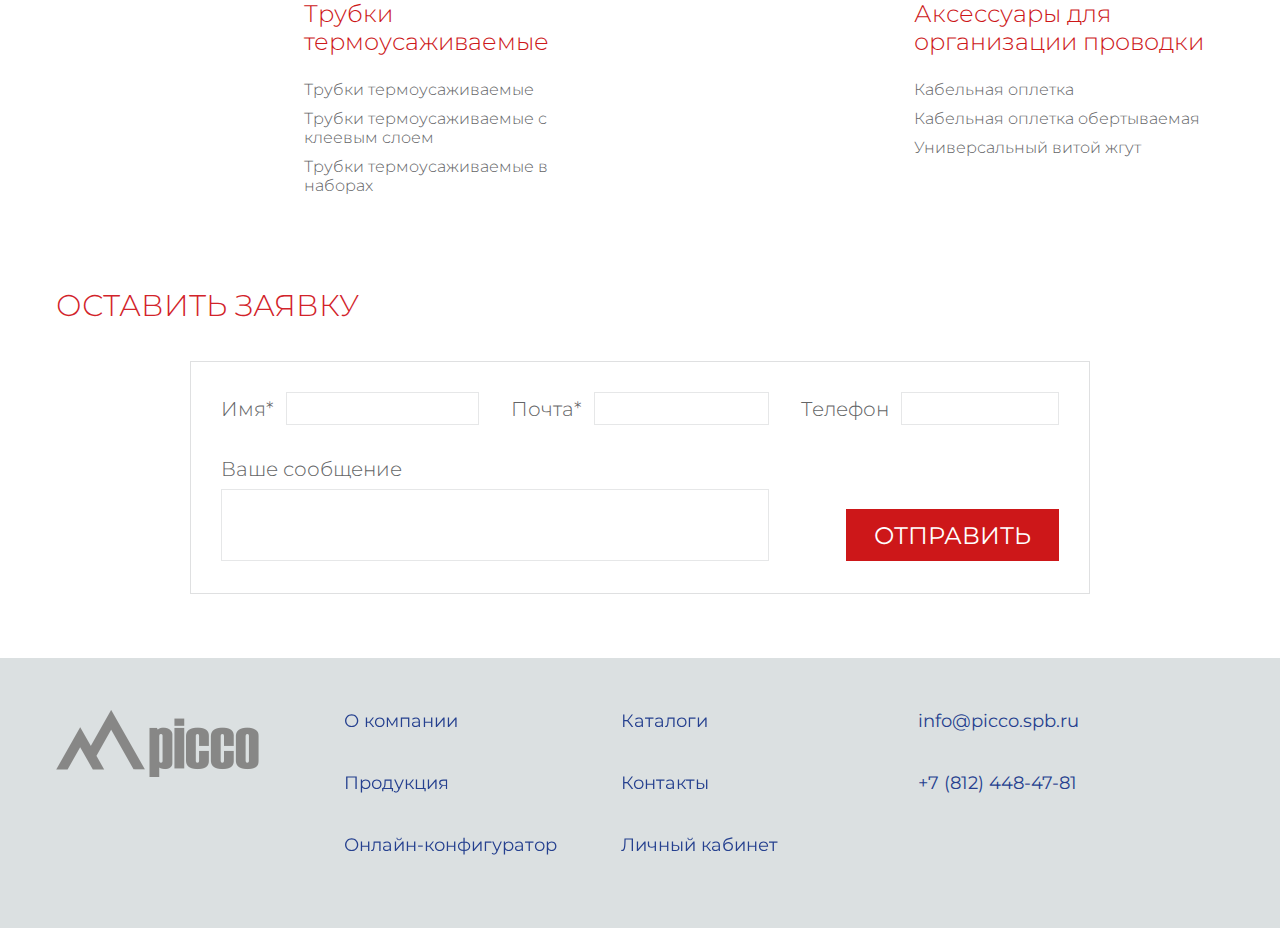
<file: categories.html>
<!DOCTYPE html>
<html lang="ru">
	<head>
		<meta http-equiv="Content-Type" content="text/html; charset=utf-8">

		<!-- Адаптирование страницы для мобильных устройств -->
		<meta name="viewport" content="width=device-width, initial-scale=1, maximum-scale=1">

		<!-- Запрет распознования номера телефона -->
		<meta name="format-detection" content="telephone=no">
		<meta name="SKYPE_TOOLBAR" content ="SKYPE_TOOLBAR_PARSER_COMPATIBLE">

		<!-- Заголовок страницы -->
		<title>Заголовок страницы</title>

		<!-- Данное значение часто используют(использовали) поисковые системы -->
		<meta name="description" content="">
		<meta name="keywords" content="">

		<!-- Изменение цвета панели моб. браузера -->
		<meta name="msapplication-TileColor" content="#2e3192">
		<meta name="theme-color" content="#2e3192">

		<!-- Подключение шрифтов с гугла -->
		<link rel="preconnect" href="https://fonts.gstatic.com">
		<link href="https://fonts.googleapis.com/css2?family=Montserrat:ital,wght@0,100;0,200;0,300;0,400;0,500;0,600;0,700;0,800;0,900;1,100;1,200;1,300;1,400;1,500;1,600;1,700;1,800;1,900&display=swap" rel="stylesheet">

		<!-- Подключение файлов стилей -->
		<link rel="stylesheet" href="https://unpkg.com/swiper/swiper-bundle.min.css">
		<link rel="stylesheet" href="css/swiper.css">
		<link rel="stylesheet" href="css/fancybox.css">
		<link rel="stylesheet" href="css/styles.css">

		<link rel="stylesheet" href="css/response_1207.css" media="print, (max-width: 1207px)">
		<link rel="stylesheet" href="css/response_1023.css" media="print, (max-width: 1023px)">
		<link rel="stylesheet" href="css/response_767.css" media="print, (max-width: 767px)">
		<link rel="stylesheet" href="css/response_479.css" media="(max-width: 479px)">
	</head>

	<body class="inner">
		<div class="wrap">
			<div class="main">
				<header>
					<div class="info">
						<div class="cont row">
							<a href="/" class="logo">
								<img src="images/logo.png" alt="">
							</a>

							<div class="contacts">
								<div class="email">
									<a href="mailto:info@picco.spb.ru">info@picco.spb.ru</a>
								</div>

								<div class="phone">
									<a href="tel:+78124484781">+7 (812) 448-47-81</a>
								</div>
							</div>
						</div>
					</div>


					<div class="bottom">
						<div class="cont row">
							<nav class="menu row">
								<div class="item">
									<a href="/">О компании</a>
								</div>

								<div class="item">
									<a class="active">Продукция</a>
								</div>

								<div class="item">
									<a href="/">Каталоги</a>
								</div>

								<div class="item">
									<a href="/">Контакты</a>
								</div>
							</nav>

							<div class="search modal_cont">
								<button class="btn mini_modal_btn" data-modal-id="#search_modal">
									<img src="images/ic_search.png" alt="">
								</button>

								<div class="mini_modal" id="search_modal">
									<form action="">
										<input type="text" name="" value="" class="input" placeholder="Поиск по сайту...">

										<button type="submit" class="submit_btn"></button>
									</form>
								</div>
							</div>

							<div class="account">
								<a href="/">
									<img src="images/ic_account.png" alt="">
								</a>
							</div>

							<button class="mob_menu_btn">
								<span></span>
							</button>
						</div>
					</div>
				</header>


				<section class="categories_wall block">
					<div class="cont">
						<div class="row">
							<div class="category">
								<a href="/" class="thumb">
									<img data-src="images/tmp/categories_wall_thumb1.jpg" alt="" class="lozad">
								</a>

								<div>
									<div class="main">
										<a href="/">Кулачковые переключатели</a>
									</div>

									<div class="sub">
										<div><a href="/">Онлайн-конфигуратор</a></div>
										<div><a href="/">Серия РХ20</a></div>
										<div><a href="/">Серия РХ32</a></div>
										<div><a href="/">Серия РХ40</a></div>
										<div><a href="/">Серия РХ63</a></div>
										<div><a href="/">Серия РХ80</a></div>
									</div>
								</div>
							</div>


							<div class="category">
								<a href="/" class="thumb">
									<img data-src="images/tmp/categories_wall_thumb2.jpg" alt="" class="lozad">
								</a>

								<div>
									<div class="main">
										<a href="/">Система контроля микроклимата</a>
									</div>

									<div class="sub">
										<div><a href="/">Вентиляторы с решеткой и фильтром</a></div>
										<div><a href="/">Вентиляционные  решетки с фильтром</a></div>
									</div>
								</div>
							</div>


							<div class="category">
								<a href="/" class="thumb">
									<img data-src="images/tmp/categories_wall_thumb3.jpg" alt="" class="lozad">
								</a>

								<div>
									<div class="main">
										<a href="/">Модульные устройства управления</a>
									</div>

									<div class="sub">
										<div><a href="/">Кнопки и переключатели</a></div>
										<div><a href="/">Крепежный адаптер</a></div>
										<div><a href="/">Контактные блоки</a></div>
										<div><a href="/">Блоки подсветки</a></div>
										<div><a href="/">Светодиоды</a></div>
										<div><a href="/">Аксессуары</a></div>
									</div>
								</div>
							</div>


							<div class="category">
								<a href="/" class="thumb">
									<img data-src="images/tmp/categories_wall_thumb4.jpg" alt="" class="lozad">
								</a>

								<div>
									<div class="main">
										<a href="/">Кабельные наконечники</a>
									</div>

									<div class="sub">
										<div><a href="/">Изолированные наконечники</a></div>
										<div><a href="/">Изолированные наконечники в ленте</a></div>
										<div><a href="/">Изолированные наконечники EASY ENTRY</a></div>
									</div>
								</div>
							</div>


							<div class="category">
								<a href="/" class="thumb">
									<img data-src="images/tmp/categories_wall_thumb5.jpg" alt="" class="lozad">
								</a>

								<div>
									<div class="main">
										<a href="/">Лампы сигнальные</a>
									</div>

									<div class="sub">
										<div><a href="/">Лампы сигнальные тип “А”</a></div>
										<div><a href="/">Лампы сигнальные тип “В”</a></div>
										<div><a href="/">Лампы сигнальные тип “С”</a></div>
										<div><a href="/">Лампы сигнальные тип “D”</a></div>
										<div><a href="/">Двухцветные лампы</a></div>
										<div><a href="/">Акустические сигнальные устройства</a></div>
										<div><a href="/">Индикаторы положения</a></div>
									</div>
								</div>
							</div>


							<div class="category">
								<a href="/" class="thumb">
									<img data-src="images/tmp/categories_wall_thumb6.jpg" alt="" class="lozad">
								</a>

								<div>
									<div class="main">
										<a href="/">Кабельные короба и аксессуары</a>
									</div>

									<div class="sub">
										<div><a href="/">Кабельные короба</a></div>
										<div><a href="/">DIN-рейка</a></div>
										<div><a href="/">Аксессуары</a></div>
									</div>
								</div>
							</div>


							<div class="category">
								<a href="/" class="thumb">
									<img data-src="images/tmp/categories_wall_thumb7.jpg" alt="" class="lozad">
								</a>

								<div>
									<div class="main">
										<a href="/">Моноблочные кнопки и переключатели</a>
									</div>

									<div class="sub">
										<div><a href="/">Моноблочные кнопки в пластиковом корпусе</a></div>
										<div><a href="/">2-х позиционные переключатели в пластиковом корпусе</a></div>
										<div><a href="/">3-х позиционные переключатели в пластиковом корпусе</a></div>
									</div>
								</div>
							</div>


							<div class="category">
								<a href="/" class="thumb">
									<img data-src="images/tmp/categories_wall_thumb8.jpg" alt="" class="lozad">
								</a>

								<div>
									<div class="main">
										<a href="/">Кабельные вводы</a>
									</div>

									<div class="sub">
										<div><a href="/">Кабельные вводы латунные</a></div>
										<div><a href="/">Кабельные вводы пластиковые</a></div>
										<div><a href="/">Кабельные вводы мембранные</a></div>
									</div>
								</div>
							</div>


							<div class="category">
								<a href="/" class="thumb">
									<img data-src="images/tmp/categories_wall_thumb9.jpg" alt="" class="lozad">
								</a>

								<div>
									<div class="main">
										<a href="/">Кабельные стяжки и аксессуары</a>
									</div>

									<div class="sub">
										<div><a href="/">Кабельные стяжки</a></div>
										<div><a href="/">Многоразовые кабельные стяжки</a></div>
										<div><a href="/">Аксессуары</a></div>
									</div>
								</div>
							</div>


							<div class="category">
								<a href="/" class="thumb">
									<img data-src="images/tmp/categories_wall_thumb10.jpg" alt="" class="lozad">
								</a>

								<div>
									<div class="main">
										<a href="/">Кабельная маркировка</a>
									</div>

									<div class="sub">
										<div><a href="/">Наборная кабельная маркировка</a></div>
										<div><a href="/">Кольцевая кабельная маркировка</a></div>
									</div>
								</div>
							</div>


							<div class="category">
								<a href="/" class="thumb">
									<img data-src="images/tmp/categories_wall_thumb11.jpg" alt="" class="lozad">
								</a>

								<div>
									<div class="main">
										<a href="/">Трубки термоусаживаемые</a>
									</div>

									<div class="sub">
										<div><a href="/">Трубки термоусаживаемые</a></div>
										<div><a href="/">Трубки термоусаживаемые с клеевым слоем</a></div>
										<div><a href="/">Трубки термоусаживаемые в наборах</a></div>
									</div>
								</div>
							</div>


							<div class="category">
								<a href="/" class="thumb">
									<img data-src="images/tmp/categories_wall_thumb12.jpg" alt="" class="lozad">
								</a>

								<div>
									<div class="main">
										<a href="/">Аксессуары для организации проводки</a>
									</div>

									<div class="sub">
										<div><a href="/">Кабельная оплетка</a></div>
										<div><a href="/">Кабельная оплетка обертываемая</a></div>
										<div><a href="/">Универсальный витой жгут</a></div>
									</div>
								</div>
							</div>
						</div>
					</div>
				</section>


				<section class="order_block block">
					<div class="cont">
						<div class="block_head">
							<div class="title">ОСТАВИТЬ ЗАЯВКУ</div>
						</div>

						<form action="" class="form">
							<div class="columns row">
								<div class="line row width1of3">
									<div class="label">Имя*</div>

									<div class="field">
										<input type="text" name="" value="" class="input">
									</div>
								</div>

								<div class="line row width1of3">
									<div class="label">Почта*</div>

									<div class="field">
										<input type="email" name="" value="" class="input">
									</div>
								</div>

								<div class="line row width1of3">
									<div class="label">Телефон</div>

									<div class="field">
										<input type="tel" name="" value="" class="input">
									</div>
								</div>

								<div class="line width2of3">
									<div class="label">Ваше сообщение</div>

									<div class="field">
										<textarea name=""></textarea>
									</div>
								</div>

								<div class="line submit width1of3">
									<button type="submit" class="submit_btn">ОТПРАВИТЬ</button>
								</div>
							</div>
						</form>
					</div>
				</section>
			</div>


			<footer>
				<div class="cont row">
					<div class="logo">
						<img src="images/logo2.png" alt="">
					</div>

					<div class="links">
						<div><a href="/">О компании</a></div>
						<div><a href="/">Продукция</a></div>
						<div><a href="/">Онлайн-конфигуратор</a></div>
						<div><a href="/">Каталоги</a></div>
						<div><a href="/">Контакты</a></div>
						<div><a href="/">Личный кабинет</a></div>
					</div>

					<div class="contacts">
						<div class="email">
							<a href="mailto:info@picco.spb.ru">info@picco.spb.ru</a>
						</div>

						<div class="phone">
							<a href="tel:+78124484781">+7 (812) 448-47-81</a>
						</div>
					</div>
				</div>
			</footer>


			<div class="overlay"></div>
		</div>


		<div class="supports_error">
			Ваш браузер устарел рекомендуем обновить его до последней версии<br> или использовать другой более современный.
		</div>


		<!-- Подключение javascript файлов -->
		<script src="js/jquery-3.5.0.min.js"></script>
		<script src="js/lozad.min.js"></script>
		<script src="https://unpkg.com/swiper/swiper-bundle.min.js"></script>
		<script src="js/inputmask.min.js"></script>
		<script src="js/masonry.min.js"></script>
		<script src="js/fancybox.min.js"></script>
		<script src="js/functions.js"></script>
		<script src="js/scripts.js"></script>
	</body>
</html>
</file>
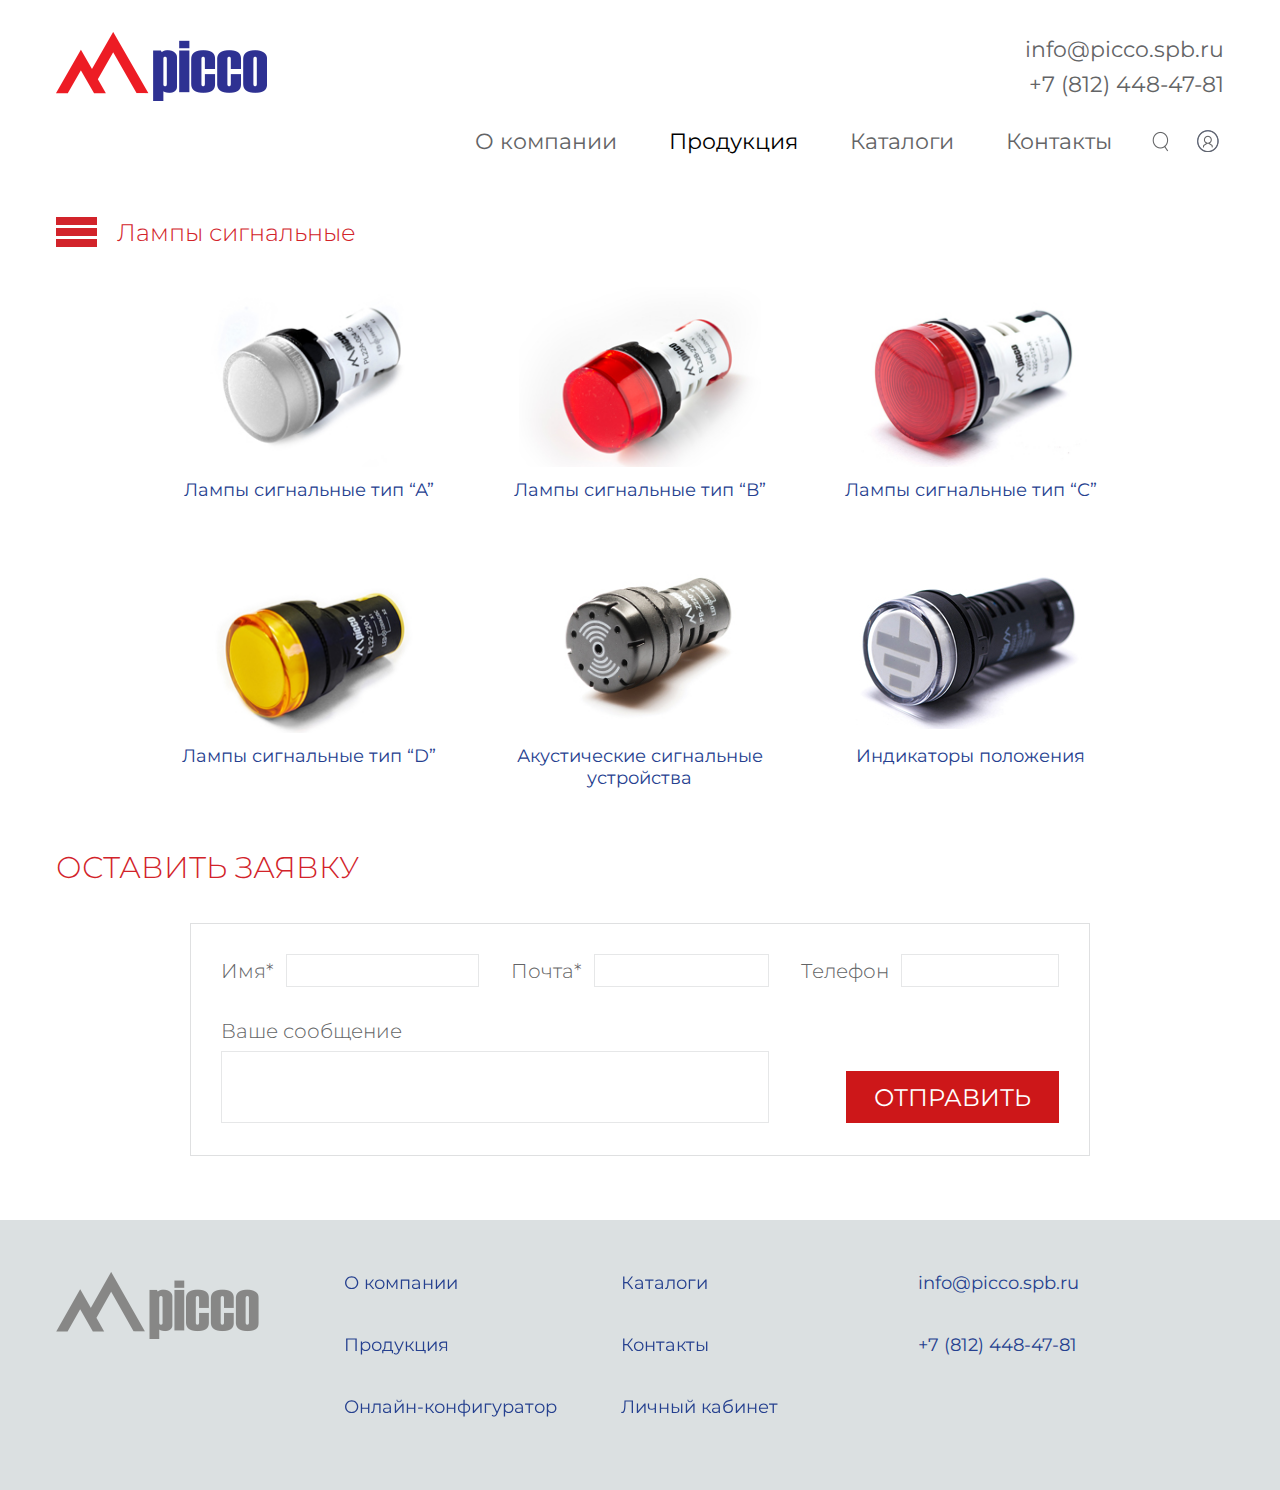
<file: category.html>
<!DOCTYPE html>
<html lang="ru">
	<head>
		<meta http-equiv="Content-Type" content="text/html; charset=utf-8">

		<!-- Адаптирование страницы для мобильных устройств -->
		<meta name="viewport" content="width=device-width, initial-scale=1, maximum-scale=1">

		<!-- Запрет распознования номера телефона -->
		<meta name="format-detection" content="telephone=no">
		<meta name="SKYPE_TOOLBAR" content ="SKYPE_TOOLBAR_PARSER_COMPATIBLE">

		<!-- Заголовок страницы -->
		<title>Заголовок страницы</title>

		<!-- Данное значение часто используют(использовали) поисковые системы -->
		<meta name="description" content="">
		<meta name="keywords" content="">

		<!-- Изменение цвета панели моб. браузера -->
		<meta name="msapplication-TileColor" content="#2e3192">
		<meta name="theme-color" content="#2e3192">

		<!-- Подключение шрифтов с гугла -->
		<link rel="preconnect" href="https://fonts.gstatic.com">
		<link href="https://fonts.googleapis.com/css2?family=Montserrat:ital,wght@0,100;0,200;0,300;0,400;0,500;0,600;0,700;0,800;0,900;1,100;1,200;1,300;1,400;1,500;1,600;1,700;1,800;1,900&display=swap" rel="stylesheet">

		<!-- Подключение файлов стилей -->
		<link rel="stylesheet" href="https://unpkg.com/swiper/swiper-bundle.min.css">
		<link rel="stylesheet" href="css/swiper.css">
		<link rel="stylesheet" href="css/fancybox.css">
		<link rel="stylesheet" href="css/styles.css">

		<link rel="stylesheet" href="css/response_1207.css" media="print, (max-width: 1207px)">
		<link rel="stylesheet" href="css/response_1023.css" media="print, (max-width: 1023px)">
		<link rel="stylesheet" href="css/response_767.css" media="print, (max-width: 767px)">
		<link rel="stylesheet" href="css/response_479.css" media="(max-width: 479px)">
	</head>

	<body class="inner">
		<div class="wrap">
			<div class="main">
				<header>
					<div class="info">
						<div class="cont row">
							<a href="/" class="logo">
								<img src="images/logo.png" alt="">
							</a>

							<div class="contacts">
								<div class="email">
									<a href="mailto:info@picco.spb.ru">info@picco.spb.ru</a>
								</div>

								<div class="phone">
									<a href="tel:+78124484781">+7 (812) 448-47-81</a>
								</div>
							</div>
						</div>
					</div>


					<div class="bottom">
						<div class="cont row">
							<nav class="menu row">
								<div class="item">
									<a href="/">О компании</a>
								</div>

								<div class="item">
									<a href="/" class="active">Продукция</a>
								</div>

								<div class="item">
									<a href="/">Каталоги</a>
								</div>

								<div class="item">
									<a href="/">Контакты</a>
								</div>
							</nav>

							<div class="search modal_cont">
								<button class="btn mini_modal_btn" data-modal-id="#search_modal">
									<img src="images/ic_search.png" alt="">
								</button>

								<div class="mini_modal" id="search_modal">
									<form action="">
										<input type="text" name="" value="" class="input" placeholder="Поиск по сайту...">

										<button type="submit" class="submit_btn"></button>
									</form>
								</div>
							</div>

							<div class="account">
								<a href="/">
									<img src="images/ic_account.png" alt="">
								</a>
							</div>

							<button class="mob_menu_btn">
								<span></span>
							</button>
						</div>
					</div>
				</header>


				<section class="category_info block">
					<div class="cont">
						<div class="head">
							<div class="burger modal_cont">
								<button class="btn mini_modal_btn" data-modal-id="#burger_modal">
									<span></span>
								</button>

								<div class="mini_modal" id="burger_modal">
									<div>
										<a href="/">Кулачковые переключатели</a>

										<div class="sub">
											<div><a href="/">Онлайн-конфигуратор</a></div>
											<div><a href="/">Серия РХ20</a></div>
											<div><a href="/">Серия РХ32</a></div>
											<div><a href="/">Серия РХ40</a></div>
											<div><a href="/">Серия РХ63</a></div>
											<div><a href="/">Серия РХ80</a></div>
										</div>
									</div>

									<div>
										<a href="/">Система контроля микроклимата</a>

										<div class="sub">
											<div><a href="/">Вентиляторы с решеткой и фильтром</a></div>
											<div><a href="/">Вентиляционные  решетки с фильтром</a></div>
										</div>
									</div>

									<div>
										<a href="/">Модульные устройства управления</a>

										<div class="sub">
											<div><a href="/">Кнопки и переключатели</a></div>
											<div><a href="/">Крепежный адаптер</a></div>
											<div><a href="/">Контактные блоки</a></div>
											<div><a href="/">Блоки подсветки</a></div>
											<div><a href="/">Светодиоды</a></div>
											<div><a href="/">Аксессуары</a></div>
										</div>
									</div>

									<div>
										<a href="/">Кабельные наконечники</a>

										<div class="sub">
											<div><a href="/">Изолированные наконечники</a></div>
											<div><a href="/">Изолированные наконечники в ленте</a></div>
											<div><a href="/">Изолированные наконечники EASY ENTRY</a></div>
										</div>
									</div>

									<div>
										<a href="/">Лампы сигнальные</a>

										<div class="sub">
											<div><a href="/">Лампы сигнальные тип “А”</a></div>
											<div><a href="/">Лампы сигнальные тип “В”</a></div>
											<div><a href="/">Лампы сигнальные тип “С”</a></div>
											<div><a href="/">Лампы сигнальные тип “D”</a></div>
											<div><a href="/">Двухцветные лампы</a></div>
											<div><a href="/">Акустические сигнальные устройства</a></div>
											<div><a href="/">Индикаторы положения</a></div>
										</div>
									</div>

									<div>
										<a href="/">Кабельные короба и аксессуары</a>

										<div class="sub">
											<div><a href="/">Кабельные короба</a></div>
											<div><a href="/">DIN-рейка</a></div>
											<div><a href="/">Аксессуары</a></div>
										</div>
									</div>

									<div>
										<a href="/">Моноблочные кнопки и переключатели</a>

										<div class="sub">
											<div><a href="/">Моноблочные кнопки в пластиковом корпусе</a></div>
											<div><a href="/">2-х позиционные переключатели в пластиковом корпусе</a></div>
											<div><a href="/">3-х позиционные переключатели в пластиковом корпусе</a></div>
										</div>
									</div>

									<div>
										<a href="/">Кабельные вводы</a>

										<div class="sub">
											<div><a href="/">Кабельные вводы латунные</a></div>
											<div><a href="/">Кабельные вводы пластиковые</a></div>
											<div><a href="/">Кабельные вводы мембранные</a></div>
										</div>
									</div>

									<div>
										<a href="/">Кабельные стяжки и аксессуары</a>

										<div class="sub">
											<div><a href="/">Кабельные стяжки</a></div>
											<div><a href="/">Многоразовые кабельные стяжки</a></div>
											<div><a href="/">Аксессуары</a></div>
										</div>
									</div>

									<div>
										<a href="/">Кабельная маркировка</a>

										<div class="sub">
											<div><a href="/">Наборная кабельная маркировка</a></div>
											<div><a href="/">Кольцевая кабельная маркировка</a></div>
										</div>
									</div>

									<div>
										<a href="/">Трубки термоусаживаемые</a>

										<div class="sub">
											<div><a href="/">Трубки термоусаживаемые</a></div>
											<div><a href="/">Трубки термоусаживаемые с клеевым слоем</a></div>
											<div><a href="/">Трубки термоусаживаемые в наборах</a></div>
										</div>
									</div>

									<div>
										<a href="/">Аксессуары для организации проводки</a>

										<div class="sub">
											<div><a href="/">Кабельная оплетка</a></div>
											<div><a href="/">Кабельная оплетка обертываемая</a></div>
											<div><a href="/">Универсальный витой жгут</a></div>
										</div>
									</div>
								</div>
							</div>

							<h1 class="name">Лампы сигнальные</h1>
						</div>


						<div class="sub_categories">
							<div class="row">
								<a href="/" class="category">
									<div class="thumb">
										<img data-src="images/tmp/sub_category_thumb1.jpg" alt="" class="lozad">
									</div>

									<div class="name">Лампы сигнальные тип “А”</div>
								</a>

								<a href="/" class="category">
									<div class="thumb">
										<img data-src="images/tmp/sub_category_thumb2.jpg" alt="" class="lozad">
									</div>

									<div class="name">Лампы сигнальные тип “В”</div>
								</a>

								<a href="/" class="category">
									<div class="thumb">
										<img data-src="images/tmp/sub_category_thumb3.jpg" alt="" class="lozad">
									</div>

									<div class="name">Лампы сигнальные тип “С”</div>
								</a>

								<a href="/" class="category">
									<div class="thumb">
										<img data-src="images/tmp/sub_category_thumb4.jpg" alt="" class="lozad">
									</div>

									<div class="name">Лампы сигнальные тип “D”</div>
								</a>

								<a href="/" class="category">
									<div class="thumb">
										<img data-src="images/tmp/sub_category_thumb5.jpg" alt="" class="lozad">
									</div>

									<div class="name">Акустические сигнальные устройства</div>
								</a>

								<a href="/" class="category">
									<div class="thumb">
										<img data-src="images/tmp/sub_category_thumb6.jpg" alt="" class="lozad">
									</div>

									<div class="name">Индикаторы положения</div>
								</a>
							</div>
						</div>
					</div>
				</section>


				<section class="order_block block">
					<div class="cont">
						<div class="block_head">
							<div class="title">ОСТАВИТЬ ЗАЯВКУ</div>
						</div>

						<form action="" class="form">
							<div class="columns row">
								<div class="line row width1of3">
									<div class="label">Имя*</div>

									<div class="field">
										<input type="text" name="" value="" class="input">
									</div>
								</div>

								<div class="line row width1of3">
									<div class="label">Почта*</div>

									<div class="field">
										<input type="email" name="" value="" class="input">
									</div>
								</div>

								<div class="line row width1of3">
									<div class="label">Телефон</div>

									<div class="field">
										<input type="tel" name="" value="" class="input">
									</div>
								</div>

								<div class="line width2of3">
									<div class="label">Ваше сообщение</div>

									<div class="field">
										<textarea name=""></textarea>
									</div>
								</div>

								<div class="line submit width1of3">
									<button type="submit" class="submit_btn">ОТПРАВИТЬ</button>
								</div>
							</div>
						</form>
					</div>
				</section>
			</div>


			<footer>
				<div class="cont row">
					<div class="logo">
						<img src="images/logo2.png" alt="">
					</div>

					<div class="links">
						<div><a href="/">О компании</a></div>
						<div><a href="/">Продукция</a></div>
						<div><a href="/">Онлайн-конфигуратор</a></div>
						<div><a href="/">Каталоги</a></div>
						<div><a href="/">Контакты</a></div>
						<div><a href="/">Личный кабинет</a></div>
					</div>

					<div class="contacts">
						<div class="email">
							<a href="mailto:info@picco.spb.ru">info@picco.spb.ru</a>
						</div>

						<div class="phone">
							<a href="tel:+78124484781">+7 (812) 448-47-81</a>
						</div>
					</div>
				</div>
			</footer>


			<div class="overlay"></div>
		</div>


		<div class="supports_error">
			Ваш браузер устарел рекомендуем обновить его до последней версии<br> или использовать другой более современный.
		</div>


		<!-- Подключение javascript файлов -->
		<script src="js/jquery-3.5.0.min.js"></script>
		<script src="js/lozad.min.js"></script>
		<script src="https://unpkg.com/swiper/swiper-bundle.min.js"></script>
		<script src="js/inputmask.min.js"></script>
		<script src="js/masonry.min.js"></script>
		<script src="js/fancybox.min.js"></script>
		<script src="js/functions.js"></script>
		<script src="js/scripts.js"></script>
	</body>
</html>
</file>
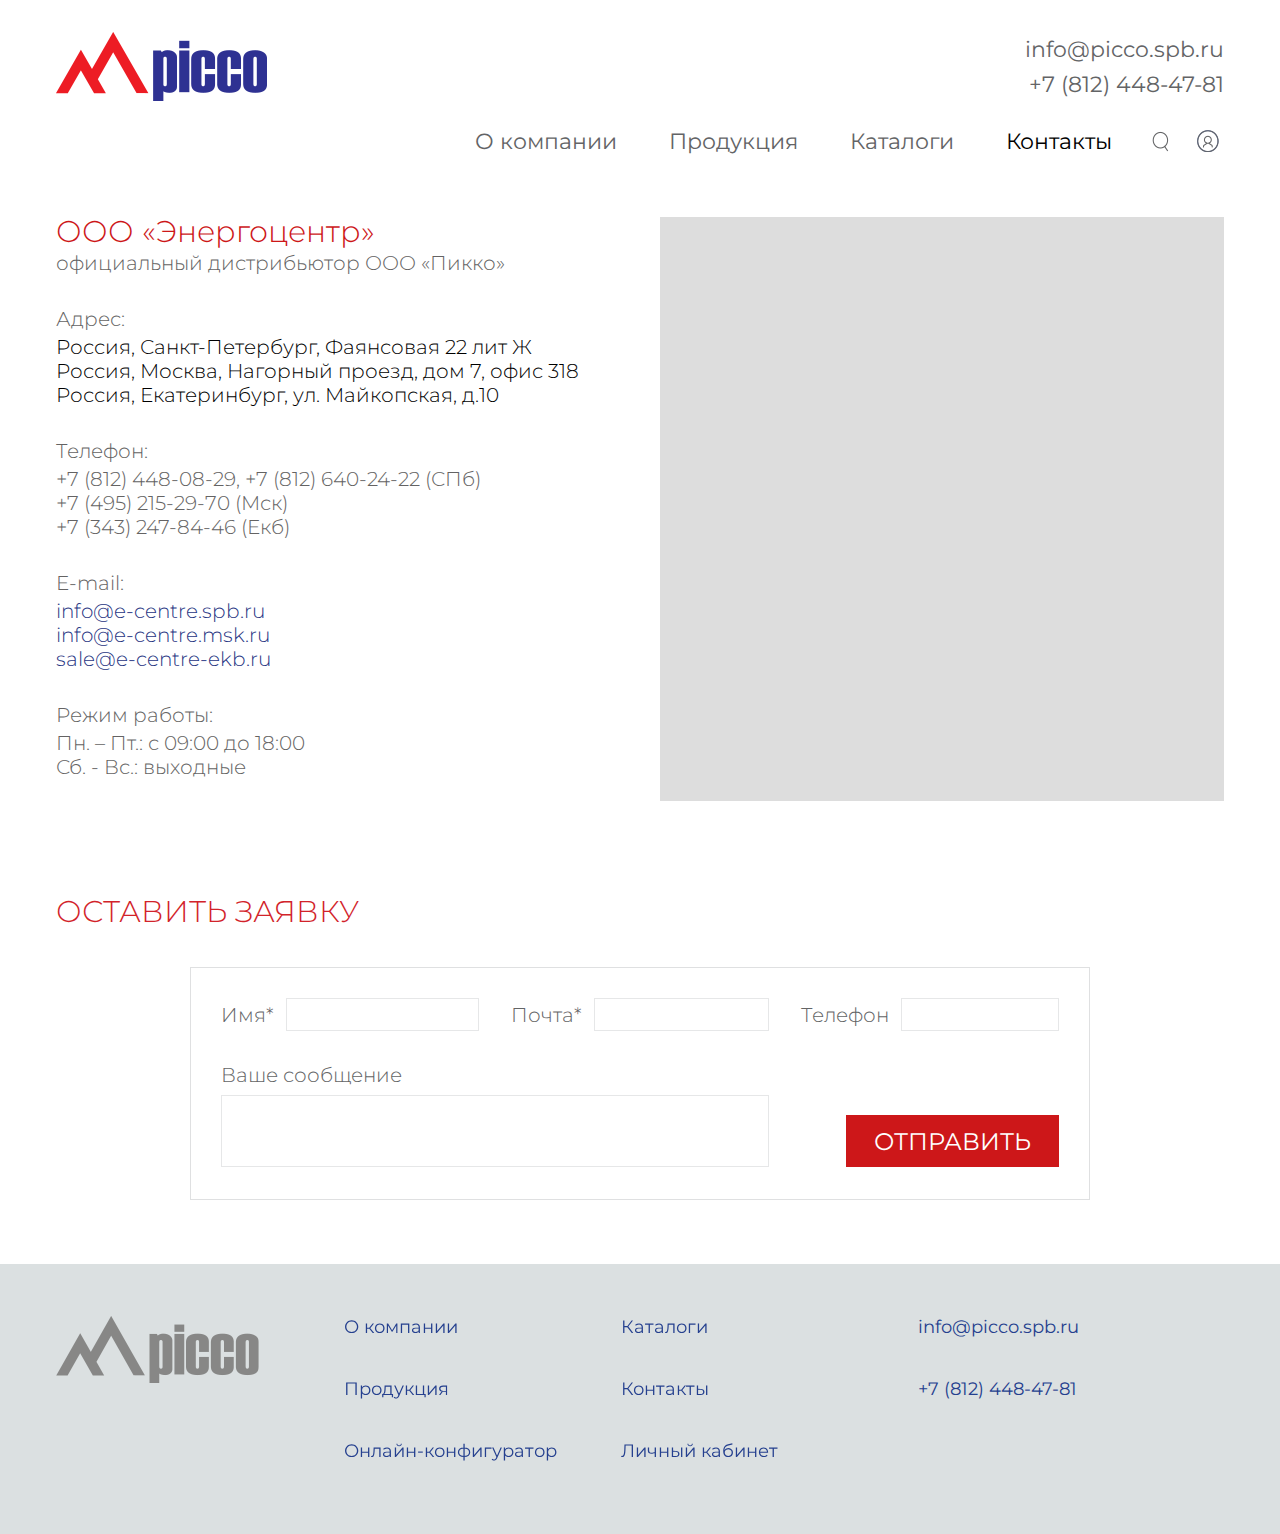
<file: contacts.html>
<!DOCTYPE html>
<html lang="ru">
	<head>
		<meta http-equiv="Content-Type" content="text/html; charset=utf-8">

		<!-- Адаптирование страницы для мобильных устройств -->
		<meta name="viewport" content="width=device-width, initial-scale=1, maximum-scale=1">

		<!-- Запрет распознования номера телефона -->
		<meta name="format-detection" content="telephone=no">
		<meta name="SKYPE_TOOLBAR" content ="SKYPE_TOOLBAR_PARSER_COMPATIBLE">

		<!-- Заголовок страницы -->
		<title>Заголовок страницы</title>

		<!-- Данное значение часто используют(использовали) поисковые системы -->
		<meta name="description" content="">
		<meta name="keywords" content="">

		<!-- Изменение цвета панели моб. браузера -->
		<meta name="msapplication-TileColor" content="#2e3192">
		<meta name="theme-color" content="#2e3192">

		<!-- Подключение шрифтов с гугла -->
		<link rel="preconnect" href="https://fonts.gstatic.com">
		<link href="https://fonts.googleapis.com/css2?family=Montserrat:ital,wght@0,100;0,200;0,300;0,400;0,500;0,600;0,700;0,800;0,900;1,100;1,200;1,300;1,400;1,500;1,600;1,700;1,800;1,900&display=swap" rel="stylesheet">

		<!-- Подключение файлов стилей -->
		<link rel="stylesheet" href="https://unpkg.com/swiper/swiper-bundle.min.css">
		<link rel="stylesheet" href="css/swiper.css">
		<link rel="stylesheet" href="css/fancybox.css">
		<link rel="stylesheet" href="css/styles.css">

		<link rel="stylesheet" href="css/response_1207.css" media="print, (max-width: 1207px)">
		<link rel="stylesheet" href="css/response_1023.css" media="print, (max-width: 1023px)">
		<link rel="stylesheet" href="css/response_767.css" media="print, (max-width: 767px)">
		<link rel="stylesheet" href="css/response_479.css" media="(max-width: 479px)">
	</head>

	<body class="inner">
		<div class="wrap">
			<div class="main">
				<header>
					<div class="info">
						<div class="cont row">
							<a href="/" class="logo">
								<img src="images/logo.png" alt="">
							</a>

							<div class="contacts">
								<div class="email">
									<a href="mailto:info@picco.spb.ru">info@picco.spb.ru</a>
								</div>

								<div class="phone">
									<a href="tel:+78124484781">+7 (812) 448-47-81</a>
								</div>
							</div>
						</div>
					</div>


					<div class="bottom">
						<div class="cont row">
							<nav class="menu row">
								<div class="item">
									<a href="/">О компании</a>
								</div>

								<div class="item">
									<a href="/">Продукция</a>
								</div>

								<div class="item">
									<a href="/">Каталоги</a>
								</div>

								<div class="item">
									<a class="active">Контакты</a>
								</div>
							</nav>

							<div class="search modal_cont">
								<button class="btn mini_modal_btn" data-modal-id="#search_modal">
									<img src="images/ic_search.png" alt="">
								</button>

								<div class="mini_modal" id="search_modal">
									<form action="">
										<input type="text" name="" value="" class="input" placeholder="Поиск по сайту...">

										<button type="submit" class="submit_btn"></button>
									</form>
								</div>
							</div>

							<div class="account">
								<a href="/">
									<img src="images/ic_account.png" alt="">
								</a>
							</div>

							<button class="mob_menu_btn">
								<span></span>
							</button>
						</div>
					</div>
				</header>


				<section class="contacts_info block">
					<div class="cont row">
						<div class="data">
							<div class="company_name">ООО «Энергоцентр»</div>
							<div class="company_desc">официальный дистрибьютор ООО «Пикко»</div>

							<div class="item location">
								<div class="name">Адрес:</div>

								<div class="val">
									<div><button data-map=".map1">Россия, Санкт-Петербург, Фаянсовая 22 лит Ж</button></div>

									<div><button data-map=".map2">Россия, Москва, Нагорный проезд, дом 7, офис 318</button></div>

									<div><button data-map=".map3">Россия, Екатеринбург, ул. Майкопская, д.10</button></div>
								</div>
							</div>

							<div class="item phone">
								<div class="name">Телефон:</div>

								<div class="val">
									<div>+7 (812) 448-08-29, +7 (812) 640-24-22 (СПб)</div>
									<div>+7 (495) 215-29-70 (Мск)</div>
									<div>+7 (343) 247-84-46 (Екб)</div>
								</div>
							</div>

							<div class="item email">
								<div class="name">E-mail:</div>

								<div class="val">
									<div><a href="mailto:info@e-centre.spb.ru">info@e-centre.spb.ru</a></div>
									<div><a href="mailto:info@e-centre.msk.ru">info@e-centre.msk.ru</a></div>
									<div><a href="mailto:sale@e-centre-ekb.ru">sale@e-centre-ekb.ru</a></div>
								</div>
							</div>

							<div class="item time">
								<div class="name">Режим работы:</div>

								<div class="val">
									<div>Пн. – Пт.: с 09:00 до 18:00</div>
									<div>Сб. - Вс.: выходные</div>
								</div>
							</div>
						</div>


						<div class="map_wrap">
							<div class="map map1" style="display: block;">
								<script charset="utf-8" async src="https://api-maps.yandex.ru/services/constructor/1.0/js/?um=constructor%3AG4PP8d_j9xXV2Dc1-znlMU9mtRv3zVnO&amp;width=100%25&amp;height=100%25&amp;lang=ru_RU&amp;scroll=true"></script>
							</div>

							<div class="map map2">
								<script charset="utf-8" async src="https://api-maps.yandex.ru/services/constructor/1.0/js/?um=constructor%3AG4PP8d_j9xXV2Dc1-znlMU9mtRv3zVnO&amp;width=100%25&amp;height=100%25&amp;lang=ru_RU&amp;scroll=true"></script>
							</div>

							<div class="map map3">
								<script charset="utf-8" async src="https://api-maps.yandex.ru/services/constructor/1.0/js/?um=constructor%3AG4PP8d_j9xXV2Dc1-znlMU9mtRv3zVnO&amp;width=100%25&amp;height=100%25&amp;lang=ru_RU&amp;scroll=true"></script>
							</div>
						</div>
					</div>
				</section>


				<section class="order_block block">
					<div class="cont">
						<div class="block_head">
							<div class="title">ОСТАВИТЬ ЗАЯВКУ</div>
						</div>

						<form action="" class="form">
							<div class="columns row">
								<div class="line row width1of3">
									<div class="label">Имя*</div>

									<div class="field">
										<input type="text" name="" value="" class="input">
									</div>
								</div>

								<div class="line row width1of3">
									<div class="label">Почта*</div>

									<div class="field">
										<input type="email" name="" value="" class="input">
									</div>
								</div>

								<div class="line row width1of3">
									<div class="label">Телефон</div>

									<div class="field">
										<input type="tel" name="" value="" class="input">
									</div>
								</div>

								<div class="line width2of3">
									<div class="label">Ваше сообщение</div>

									<div class="field">
										<textarea name=""></textarea>
									</div>
								</div>

								<div class="line submit width1of3">
									<button type="submit" class="submit_btn">ОТПРАВИТЬ</button>
								</div>
							</div>
						</form>
					</div>
				</section>
			</div>


			<footer>
				<div class="cont row">
					<div class="logo">
						<img src="images/logo2.png" alt="">
					</div>

					<div class="links">
						<div><a href="/">О компании</a></div>
						<div><a href="/">Продукция</a></div>
						<div><a href="/">Онлайн-конфигуратор</a></div>
						<div><a href="/">Каталоги</a></div>
						<div><a href="/">Контакты</a></div>
						<div><a href="/">Личный кабинет</a></div>
					</div>

					<div class="contacts">
						<div class="email">
							<a href="mailto:info@picco.spb.ru">info@picco.spb.ru</a>
						</div>

						<div class="phone">
							<a href="tel:+78124484781">+7 (812) 448-47-81</a>
						</div>
					</div>
				</div>
			</footer>


			<div class="overlay"></div>
		</div>


		<div class="supports_error">
			Ваш браузер устарел рекомендуем обновить его до последней версии<br> или использовать другой более современный.
		</div>


		<!-- Подключение javascript файлов -->
		<script src="js/jquery-3.5.0.min.js"></script>
		<script src="js/lozad.min.js"></script>
		<script src="https://unpkg.com/swiper/swiper-bundle.min.js"></script>
		<script src="js/inputmask.min.js"></script>
		<script src="js/masonry.min.js"></script>
		<script src="js/fancybox.min.js"></script>
		<script src="js/functions.js"></script>
		<script src="js/scripts.js"></script>
	</body>
</html>
</file>
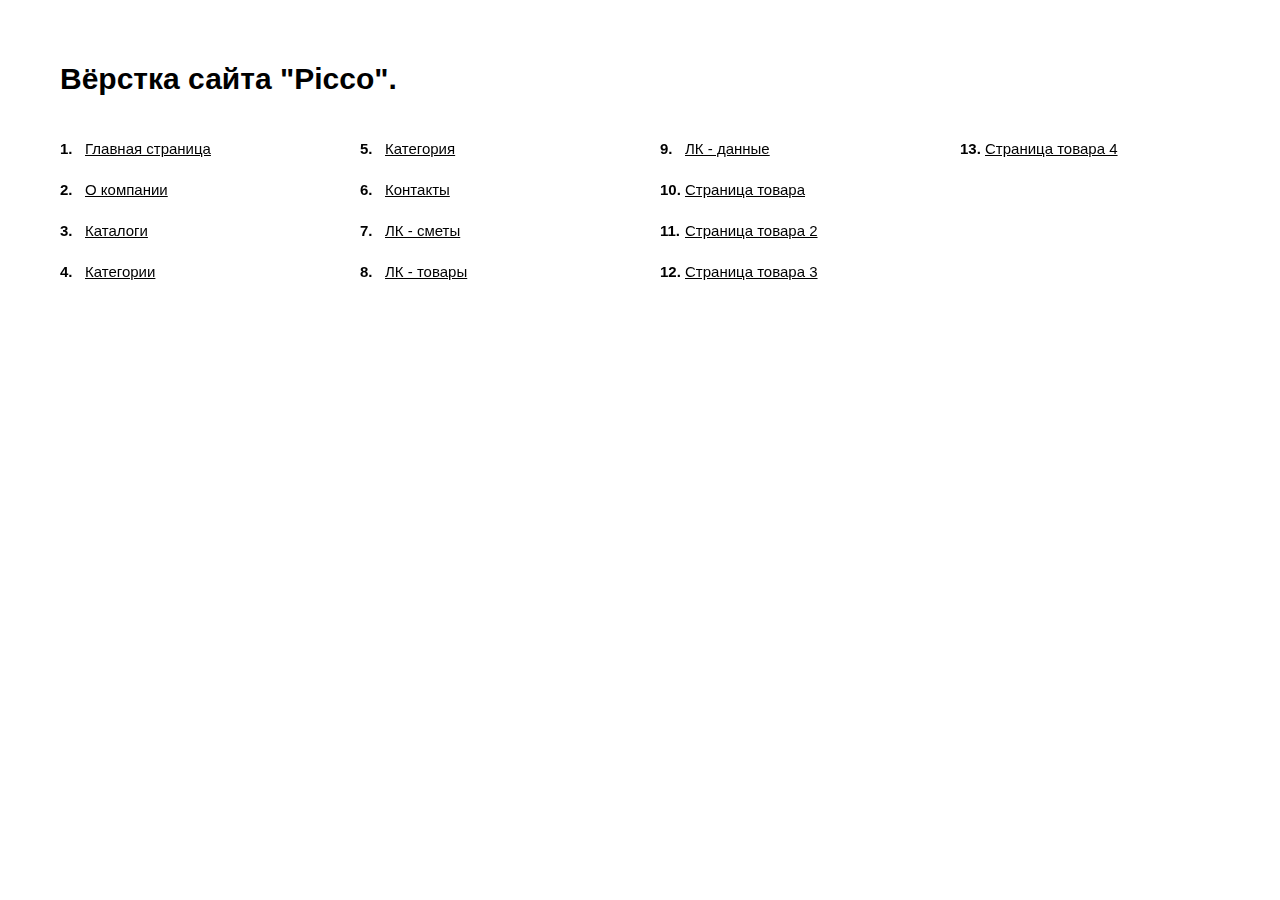
<file: demo_links.html>
<!DOCTYPE html>
<html lang="ru">
	<head>
		<meta http-equiv="Content-Type" content="text/html; charset=utf-8">

		<!-- Адаптирование страницы для мобильных устройств -->
		<meta name="viewport" content="width=device-width, initial-scale=1, maximum-scale=1">

		<!-- Запрет распознования номера телефона -->
		<meta name="format-detection" content="telephone=no">
		<meta name="SKYPE_TOOLBAR" content ="SKYPE_TOOLBAR_PARSER_COMPATIBLE">

		<style>
			*
			{
			    box-sizing: border-box;
			    margin: 0;
			    padding: 0;
			}

			*:before,
			*:after
			{
			    box-sizing: border-box;
			}


			.demo_links
			{
			    padding: 60px;
			}

			.demo_links .title
			{
			    font-family: Arial, 'Helvetica Neue', Helvetica, sans-serif;
			    font-size: 30px;
			    font-weight: 700;
			    line-height: 38px;

			    margin-bottom: 40px;
			}

			.demo_links ol
			{
			    font-family: Arial, 'Helvetica Neue', Helvetica, sans-serif;
			    font-size: 15px;
			    line-height: 21px;

			    counter-reset: li;

			    column-gap: 40px;
			    column-count: 4;
			}

			.demo_links ol li
			{
			    position: relative;

			    display: block;
			    overflow: hidden;

			    padding-left: 25px;

			    list-style-type: none;

			    transform: translateZ(0);

			    --webkit-column-break-inside: avoid;
			    page-break-inside: avoid;
			    break-inside: avoid;
			}

			.demo_links ol li + li
			{
			    margin-top: 20px;
			}

			.demo_links ol li:before
			{
			    color: var(--text_color);
			    font-weight: 700;

			    position: absolute;
			    top: 0;
			    left: 0;

			    content: counters(li, '.') '.';
			    counter-increment: li;
			}


			.demo_links li a
			{
			    color: #000;
			}

			.demo_links li a:hover
			{
			    text-decoration: none;
			}


			@media (max-width: 1279px)
			{
			    .demo_links ol
			    {
			        column-count: 3;
			    }
			}


			@media (max-width: 1023px)
			{
			    .demo_links
			    {
			        padding: 40px;
			    }

			    .demo_links .title
			    {
			        font-size: 28px;
			        line-height: 34px;

			        margin-bottom: 25px;
			    }

			    .demo_links ol
			    {
			        column-count: 2;
			    }
			}


			@media (max-width: 767px)
			{
			    .demo_links
			    {
			        padding: 30px;
			    }

			    .demo_links .title
			    {
			        font-size: 26px;
			        line-height: 32px;
			    }

			    .demo_links ol
			    {
			        column-gap: 40px;
			    }
			}


			@media (max-width: 479px)
			{
			    .demo_links
			    {
			        padding: 20px;
			    }

			    .demo_links .title
			    {
			        font-size: 22px;
			        line-height: 28px;

			        margin-bottom: 25px;
			    }

			    .demo_links ol
			    {
			        column-count: 1;
			    }

			    .demo_links ol li + li
			    {
			        margin-top: 15px;
			    }
			}

		</style>
	</head>

	<body>
		<div class="demo_links">
			<div class="title">Вёрстка сайта "Picco".</div>

			<ol>
				<li><a href="/index.html" target="_blank">Главная страница</a></li>
				<li><a href="/about.html" target="_blank">О компании</a></li>
				<li><a href="/catalogs.html" target="_blank">Каталоги</a></li>
				<li><a href="/categories.html" target="_blank">Категории</a></li>
				<li><a href="/category.html" target="_blank">Категория</a></li>
				<li><a href="/contacts.html" target="_blank">Контакты</a></li>
				<li><a href="/lk_estimates.html" target="_blank">ЛК - сметы</a></li>
				<li><a href="/lk_products.html" target="_blank">ЛК - товары</a></li>
				<li><a href="/lk_profile.html" target="_blank">ЛК - данные</a></li>
				<li><a href="/product.html" target="_blank">Страница товара</a></li>
				<li><a href="/product2.html" target="_blank">Страница товара 2</a></li>
				<li><a href="/product3.html" target="_blank">Страница товара 3</a></li>
				<li><a href="/product4.html" target="_blank">Страница товара 4</a></li>
			</ol>
		</div>
	</body>
</html>
</file>
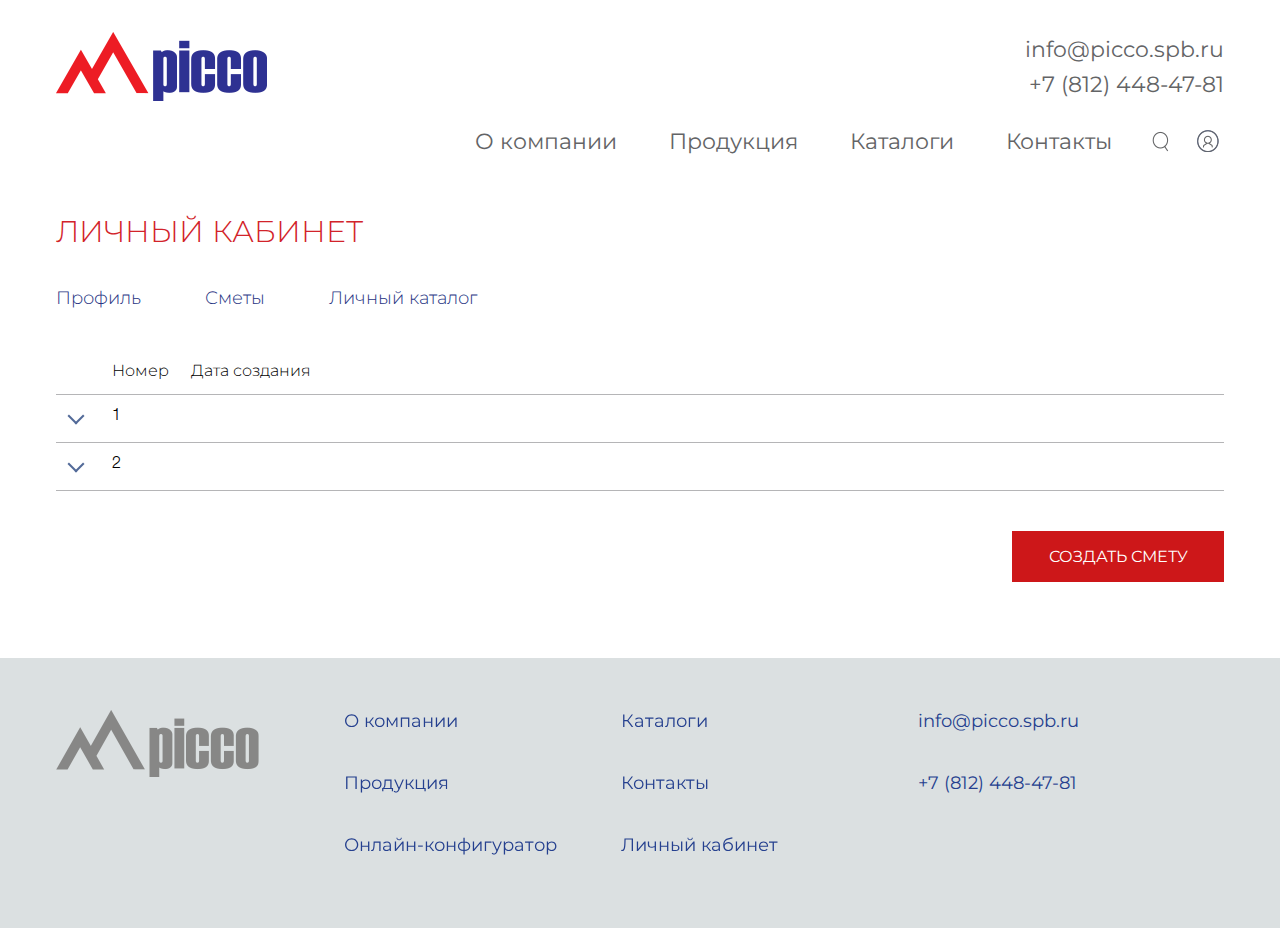
<file: lk_estimates.html>
<!DOCTYPE html>
<html lang="ru">
	<head>
		<meta http-equiv="Content-Type" content="text/html; charset=utf-8">

		<!-- Адаптирование страницы для мобильных устройств -->
		<meta name="viewport" content="width=device-width, initial-scale=1, maximum-scale=1">

		<!-- Запрет распознования номера телефона -->
		<meta name="format-detection" content="telephone=no">
		<meta name="SKYPE_TOOLBAR" content ="SKYPE_TOOLBAR_PARSER_COMPATIBLE">

		<!-- Заголовок страницы -->
		<title>Заголовок страницы</title>

		<!-- Данное значение часто используют(использовали) поисковые системы -->
		<meta name="description" content="">
		<meta name="keywords" content="">

		<!-- Изменение цвета панели моб. браузера -->
		<meta name="msapplication-TileColor" content="#2e3192">
		<meta name="theme-color" content="#2e3192">

		<!-- Подключение шрифтов с гугла -->
		<link rel="preconnect" href="https://fonts.gstatic.com">
		<link href="https://fonts.googleapis.com/css2?family=Montserrat:ital,wght@0,100;0,200;0,300;0,400;0,500;0,600;0,700;0,800;0,900;1,100;1,200;1,300;1,400;1,500;1,600;1,700;1,800;1,900&display=swap" rel="stylesheet">

		<!-- Подключение файлов стилей -->
		<link rel="stylesheet" href="https://unpkg.com/swiper/swiper-bundle.min.css">
		<link rel="stylesheet" href="css/swiper.css">
		<link rel="stylesheet" href="css/fancybox.css">
		<link rel="stylesheet" href="css/styles.css">

		<link rel="stylesheet" href="css/response_1207.css" media="print, (max-width: 1207px)">
		<link rel="stylesheet" href="css/response_1023.css" media="print, (max-width: 1023px)">
		<link rel="stylesheet" href="css/response_767.css" media="print, (max-width: 767px)">
		<link rel="stylesheet" href="css/response_479.css" media="(max-width: 479px)">
	</head>

	<body class="inner">
		<div class="wrap">
			<div class="main">
				<header>
					<div class="info">
						<div class="cont row">
							<a href="/" class="logo">
								<img src="images/logo.png" alt="">
							</a>

							<div class="contacts">
								<div class="email">
									<a href="mailto:info@picco.spb.ru">info@picco.spb.ru</a>
								</div>

								<div class="phone">
									<a href="tel:+78124484781">+7 (812) 448-47-81</a>
								</div>
							</div>
						</div>
					</div>


					<div class="bottom">
						<div class="cont row">
							<nav class="menu row">
								<div class="item">
									<a href="/">О компании</a>
								</div>

								<div class="item">
									<a href="/">Продукция</a>
								</div>

								<div class="item">
									<a href="/">Каталоги</a>
								</div>

								<div class="item">
									<a href="/">Контакты</a>
								</div>
							</nav>

							<div class="search modal_cont">
								<button class="btn mini_modal_btn" data-modal-id="#search_modal">
									<img src="images/ic_search.png" alt="">
								</button>

								<div class="mini_modal" id="search_modal">
									<form action="">
										<input type="text" name="" value="" class="input" placeholder="Поиск по сайту...">

										<button type="submit" class="submit_btn"></button>
									</form>
								</div>
							</div>

							<div class="account">
								<a href="/">
									<img src="images/ic_account.png" alt="">
								</a>
							</div>

							<button class="mob_menu_btn">
								<span></span>
							</button>
						</div>
					</div>
				</header>


				<section class="lk_info block">
					<div class="cont">
						<div class="block_head">
							<div class="title">Личный кабинет</div>
						</div>

						<div class="lk_menu">
							<div><a href="/">Профиль</a></div>
							<div><a href="/">Сметы</a></div>
							<div><a href="/">Личный каталог</a></div>
						</div>

						<div class="estimates">
							<div class="titles">
								<div class="spoler"></div>
								<div class="number">Номер</div>
								<div class="date">Дата создания</div>
								<div class="product">
									<div class="name">Наименование</div>
									<div class="articul">Артикул</div>
									<div class="packaging">Упаковка</div>
									<div class="amount">Количество</div>
									<div class="sizes">Габаритные<br> размеры</div>
									<div class="balance">Остаток на складе<br> производителя</div>
									<div class="balance">Остаток на складе<br> дистрибьютора</div>
								</div>
							</div>


							<div class="estimate">
								<div class="spoler">
									<button class="btn"></button>
								</div>
								<div class="number">1</div>
								<div class="date"></div>

								<div class="product">
									<div class="name" data-column="Наименование">Короб перфориро-ванный Р10 15х20</div>
									<div class="articul" data-column="Артикул"></div>
									<div class="packaging" data-column="Упаковка"></div>
									<div class="amount" data-column="Количество"></div>
									<div class="sizes" data-column="Габаритные размеры"></div>
									<div class="balance" data-column="Остаток на складе производителя"></div>
									<div class="balance" data-column="Остаток на складе дистрибьютора"></div>
								</div>

								<div class="product">
									<div class="name" data-column="Наименование">Короб перфориро-ванный Р10 15х20</div>
									<div class="articul" data-column="Артикул"></div>
									<div class="packaging" data-column="Упаковка"></div>
									<div class="amount" data-column="Количество"></div>
									<div class="sizes" data-column="Габаритные размеры"></div>
									<div class="balance" data-column="Остаток на складе производителя"></div>
									<div class="balance" data-column="Остаток на складе дистрибьютора"></div>
								</div>

								<div class="product">
									<div class="name" data-column="Наименование">Короб перфориро-ванный Р10 15х20</div>
									<div class="articul" data-column="Артикул"></div>
									<div class="packaging" data-column="Упаковка"></div>
									<div class="amount" data-column="Количество"></div>
									<div class="sizes" data-column="Габаритные размеры"></div>
									<div class="balance" data-column="Остаток на складе производителя"></div>
									<div class="balance" data-column="Остаток на складе дистрибьютора"></div>
								</div>

								<div class="product">
									<div class="name" data-column="Наименование">Короб перфориро-ванный Р10 15х20</div>
									<div class="articul" data-column="Артикул"></div>
									<div class="packaging" data-column="Упаковка"></div>
									<div class="amount" data-column="Количество"></div>
									<div class="sizes" data-column="Габаритные размеры"></div>
									<div class="balance" data-column="Остаток на складе производителя"></div>
									<div class="balance" data-column="Остаток на складе дистрибьютора"></div>
								</div>

								<div class="product">
									<div class="name" data-column="Наименование">Короб перфориро-ванный Р10 15х20</div>
									<div class="articul" data-column="Артикул"></div>
									<div class="packaging" data-column="Упаковка"></div>
									<div class="amount" data-column="Количество"></div>
									<div class="sizes" data-column="Габаритные размеры"></div>
									<div class="balance" data-column="Остаток на складе производителя"></div>
									<div class="balance" data-column="Остаток на складе дистрибьютора"></div>
								</div>

								<div class="product">
									<div class="name" data-column="Наименование">Короб перфориро-ванный Р10 15х20</div>
									<div class="articul" data-column="Артикул"></div>
									<div class="packaging" data-column="Упаковка"></div>
									<div class="amount" data-column="Количество"></div>
									<div class="sizes" data-column="Габаритные размеры"></div>
									<div class="balance" data-column="Остаток на складе производителя"></div>
									<div class="balance" data-column="Остаток на складе дистрибьютора"></div>
								</div>

								<div class="links">
									<button class="copy_btn">СКОПИРОВАТЬ СМЕТУ</button>
									<button class="add_product_btn">ДОБАВИТЬ ТОВАР</button>
									<button class="send_request_btn">ОТПРАВИТЬ ЗАПРОС</button>
								</div>
							</div>


							<div class="estimate">
								<div class="spoler">
									<button class="btn"></button>
								</div>
								<div class="number">2</div>
								<div class="date"></div>

								<div class="product">
									<div class="name" data-column="Наименование">Короб перфориро-ванный Р10 15х20</div>
									<div class="articul" data-column="Артикул"></div>
									<div class="packaging" data-column="Упаковка"></div>
									<div class="amount" data-column="Количество"></div>
									<div class="sizes" data-column="Габаритные размеры"></div>
									<div class="balance" data-column="Остаток на складе производителя"></div>
									<div class="balance" data-column="Остаток на складе дистрибьютора"></div>
								</div>

								<div class="product">
									<div class="name" data-column="Наименование">Короб перфориро-ванный Р10 15х20</div>
									<div class="articul" data-column="Артикул"></div>
									<div class="packaging" data-column="Упаковка"></div>
									<div class="amount" data-column="Количество"></div>
									<div class="sizes" data-column="Габаритные размеры"></div>
									<div class="balance" data-column="Остаток на складе производителя"></div>
									<div class="balance" data-column="Остаток на складе дистрибьютора"></div>
								</div>

								<div class="product">
									<div class="name" data-column="Наименование">Короб перфориро-ванный Р10 15х20</div>
									<div class="articul" data-column="Артикул"></div>
									<div class="packaging" data-column="Упаковка"></div>
									<div class="amount" data-column="Количество"></div>
									<div class="sizes" data-column="Габаритные размеры"></div>
									<div class="balance" data-column="Остаток на складе производителя"></div>
									<div class="balance" data-column="Остаток на складе дистрибьютора"></div>
								</div>

								<div class="product">
									<div class="name" data-column="Наименование">Короб перфориро-ванный Р10 15х20</div>
									<div class="articul" data-column="Артикул"></div>
									<div class="packaging" data-column="Упаковка"></div>
									<div class="amount" data-column="Количество"></div>
									<div class="sizes" data-column="Габаритные размеры"></div>
									<div class="balance" data-column="Остаток на складе производителя"></div>
									<div class="balance" data-column="Остаток на складе дистрибьютора"></div>
								</div>

								<div class="product">
									<div class="name" data-column="Наименование">Короб перфориро-ванный Р10 15х20</div>
									<div class="articul" data-column="Артикул"></div>
									<div class="packaging" data-column="Упаковка"></div>
									<div class="amount" data-column="Количество"></div>
									<div class="sizes" data-column="Габаритные размеры"></div>
									<div class="balance" data-column="Остаток на складе производителя"></div>
									<div class="balance" data-column="Остаток на складе дистрибьютора"></div>
								</div>

								<div class="product">
									<div class="name" data-column="Наименование">Короб перфориро-ванный Р10 15х20</div>
									<div class="articul" data-column="Артикул"></div>
									<div class="packaging" data-column="Упаковка"></div>
									<div class="amount" data-column="Количество"></div>
									<div class="sizes" data-column="Габаритные размеры"></div>
									<div class="balance" data-column="Остаток на складе производителя"></div>
									<div class="balance" data-column="Остаток на складе дистрибьютора"></div>
								</div>

								<div class="links">
									<button class="copy_btn">СКОПИРОВАТЬ СМЕТУ</button>
									<button class="add_product_btn">ДОБАВИТЬ ТОВАР</button>
									<button class="send_request_btn">ОТПРАВИТЬ ЗАПРОС</button>
								</div>
							</div>


							<div class="links">
								<button class="create_estimate">СОЗДАТЬ СМЕТУ</button>
							</div>
						</div>
					</div>
				</section>
			</div>


			<footer>
				<div class="cont row">
					<div class="logo">
						<img src="images/logo2.png" alt="">
					</div>

					<div class="links">
						<div><a href="/">О компании</a></div>
						<div><a href="/">Продукция</a></div>
						<div><a href="/">Онлайн-конфигуратор</a></div>
						<div><a href="/">Каталоги</a></div>
						<div><a href="/">Контакты</a></div>
						<div><a href="/">Личный кабинет</a></div>
					</div>

					<div class="contacts">
						<div class="email">
							<a href="mailto:info@picco.spb.ru">info@picco.spb.ru</a>
						</div>

						<div class="phone">
							<a href="tel:+78124484781">+7 (812) 448-47-81</a>
						</div>
					</div>
				</div>
			</footer>


			<div class="overlay"></div>
		</div>


		<div class="supports_error">
			Ваш браузер устарел рекомендуем обновить его до последней версии<br> или использовать другой более современный.
		</div>


		<!-- Подключение javascript файлов -->
		<script src="js/jquery-3.5.0.min.js"></script>
		<script src="js/lozad.min.js"></script>
		<script src="https://unpkg.com/swiper/swiper-bundle.min.js"></script>
		<script src="js/inputmask.min.js"></script>
		<script src="js/masonry.min.js"></script>
		<script src="js/fancybox.min.js"></script>
		<script src="js/functions.js"></script>
		<script src="js/scripts.js"></script>
	</body>
</html>
</file>
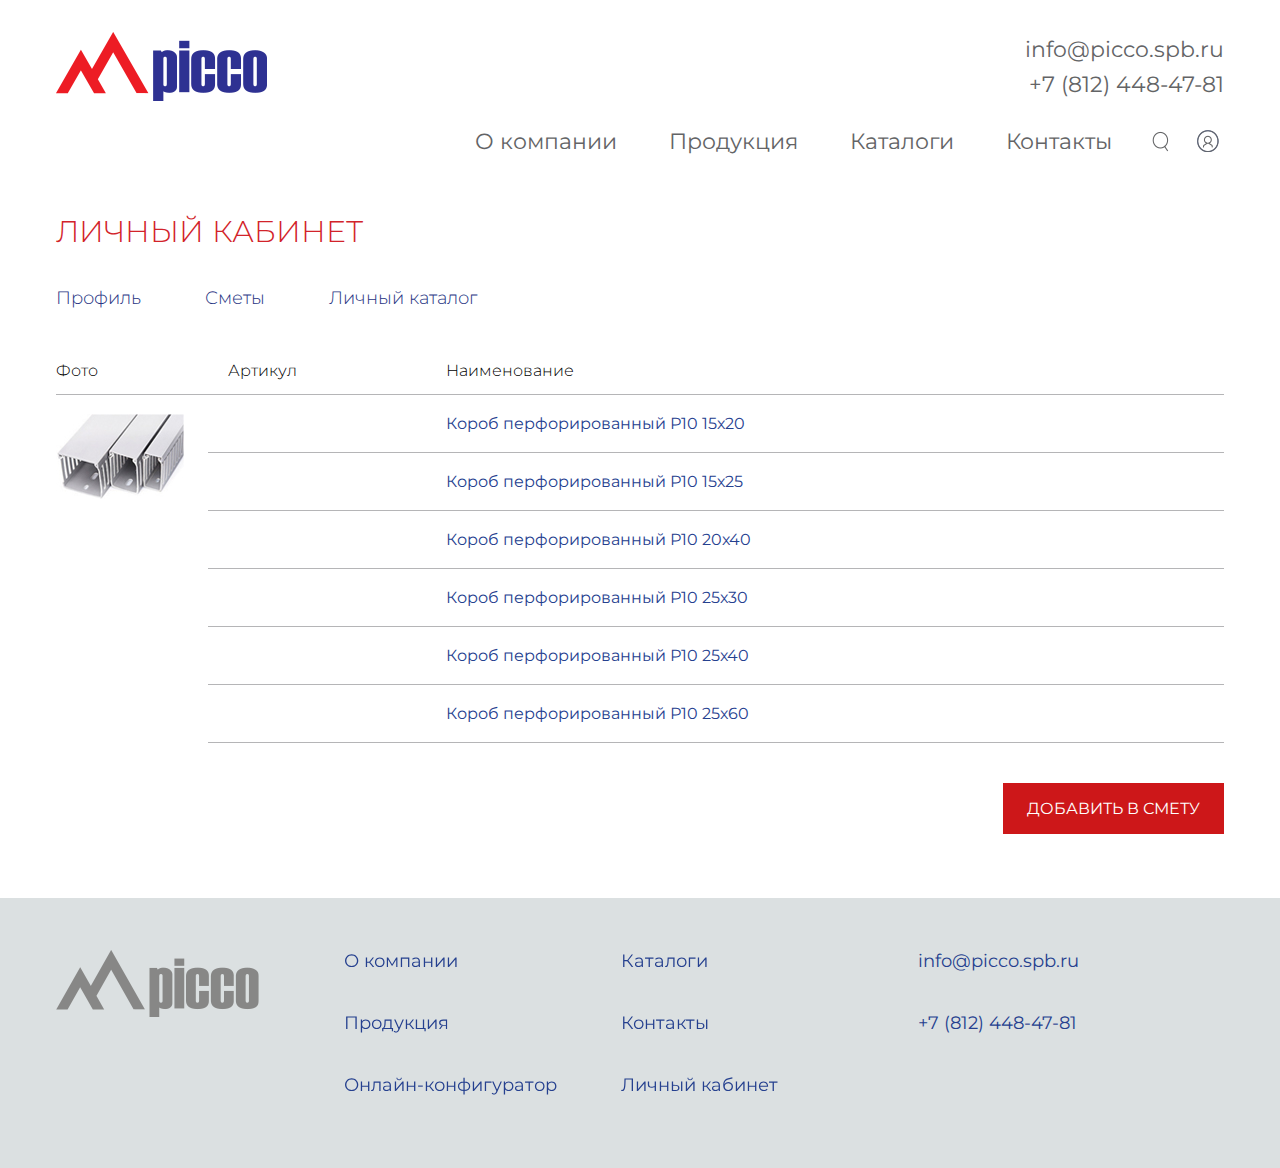
<file: lk_products.html>
<!DOCTYPE html>
<html lang="ru">
	<head>
		<meta http-equiv="Content-Type" content="text/html; charset=utf-8">

		<!-- Адаптирование страницы для мобильных устройств -->
		<meta name="viewport" content="width=device-width, initial-scale=1, maximum-scale=1">

		<!-- Запрет распознования номера телефона -->
		<meta name="format-detection" content="telephone=no">
		<meta name="SKYPE_TOOLBAR" content ="SKYPE_TOOLBAR_PARSER_COMPATIBLE">

		<!-- Заголовок страницы -->
		<title>Заголовок страницы</title>

		<!-- Данное значение часто используют(использовали) поисковые системы -->
		<meta name="description" content="">
		<meta name="keywords" content="">

		<!-- Изменение цвета панели моб. браузера -->
		<meta name="msapplication-TileColor" content="#2e3192">
		<meta name="theme-color" content="#2e3192">

		<!-- Подключение шрифтов с гугла -->
		<link rel="preconnect" href="https://fonts.gstatic.com">
		<link href="https://fonts.googleapis.com/css2?family=Montserrat:ital,wght@0,100;0,200;0,300;0,400;0,500;0,600;0,700;0,800;0,900;1,100;1,200;1,300;1,400;1,500;1,600;1,700;1,800;1,900&display=swap" rel="stylesheet">

		<!-- Подключение файлов стилей -->
		<link rel="stylesheet" href="https://unpkg.com/swiper/swiper-bundle.min.css">
		<link rel="stylesheet" href="css/swiper.css">
		<link rel="stylesheet" href="css/fancybox.css">
		<link rel="stylesheet" href="css/styles.css">

		<link rel="stylesheet" href="css/response_1207.css" media="print, (max-width: 1207px)">
		<link rel="stylesheet" href="css/response_1023.css" media="print, (max-width: 1023px)">
		<link rel="stylesheet" href="css/response_767.css" media="print, (max-width: 767px)">
		<link rel="stylesheet" href="css/response_479.css" media="(max-width: 479px)">
	</head>

	<body class="inner">
		<div class="wrap">
			<div class="main">
				<header>
					<div class="info">
						<div class="cont row">
							<a href="/" class="logo">
								<img src="images/logo.png" alt="">
							</a>

							<div class="contacts">
								<div class="email">
									<a href="mailto:info@picco.spb.ru">info@picco.spb.ru</a>
								</div>

								<div class="phone">
									<a href="tel:+78124484781">+7 (812) 448-47-81</a>
								</div>
							</div>
						</div>
					</div>


					<div class="bottom">
						<div class="cont row">
							<nav class="menu row">
								<div class="item">
									<a href="/">О компании</a>
								</div>

								<div class="item">
									<a href="/">Продукция</a>
								</div>

								<div class="item">
									<a href="/">Каталоги</a>
								</div>

								<div class="item">
									<a href="/">Контакты</a>
								</div>
							</nav>

							<div class="search modal_cont">
								<button class="btn mini_modal_btn" data-modal-id="#search_modal">
									<img src="images/ic_search.png" alt="">
								</button>

								<div class="mini_modal" id="search_modal">
									<form action="">
										<input type="text" name="" value="" class="input" placeholder="Поиск по сайту...">

										<button type="submit" class="submit_btn"></button>
									</form>
								</div>
							</div>

							<div class="account">
								<a href="/">
									<img src="images/ic_account.png" alt="">
								</a>
							</div>

							<button class="mob_menu_btn">
								<span></span>
							</button>
						</div>
					</div>
				</header>


				<section class="lk_info block">
					<div class="cont">
						<div class="block_head">
							<div class="title">Личный кабинет</div>
						</div>

						<div class="lk_menu">
							<div><a href="/">Профиль</a></div>
							<div><a href="/">Сметы</a></div>
							<div><a href="/">Личный каталог</a></div>
						</div>

						<div class="products">
							<div class="product">
								<table>
									<thead>
										<tr>
											<th>Фото</th>
											<th>Артикул</th>
											<th>Наименование</th>
										</tr>
									</thead>

									<tbody>
										<tr>
											<td class="thumb" rowspan="6">
												<img data-src="images/tmp/product_thumb.jpg" alt="" class="lozad">
											</td>
											<td class="articul" data-column="Артикул"></td>
											<td class="name" data-column="Наименование">Короб перфорированный Р10 15х20</td>
										</tr>

										<tr>
											<td class="articul" data-column="Артикул"></td>
											<td class="name" data-column="Наименование">Короб перфорированный Р10 15х25</td>
										</tr>

										<tr>
											<td class="articul" data-column="Артикул"></td>
											<td class="name" data-column="Наименование">Короб перфорированный Р10 20х40</td>
										</tr>

										<tr>
											<td class="articul" data-column="Артикул"></td>
											<td class="name" data-column="Наименование">Короб перфорированный Р10 25х30</td>
										</tr>

										<tr>
											<td class="articul" data-column="Артикул"></td>
											<td class="name" data-column="Наименование">Короб перфорированный Р10 25х40</td>
										</tr>

										<tr>
											<td class="articul" data-column="Артикул"></td>
											<td class="name" data-column="Наименование">Короб перфорированный Р10 25х60</td>
										</tr>
									</tbody>
								</table>

								<div class="links">
									<button class="add_to_estimate">ДОБАВИТЬ В СМЕТУ</button>
								</div>
							</div>
						</div>
					</div>
				</section>
			</div>


			<footer>
				<div class="cont row">
					<div class="logo">
						<img src="images/logo2.png" alt="">
					</div>

					<div class="links">
						<div><a href="/">О компании</a></div>
						<div><a href="/">Продукция</a></div>
						<div><a href="/">Онлайн-конфигуратор</a></div>
						<div><a href="/">Каталоги</a></div>
						<div><a href="/">Контакты</a></div>
						<div><a href="/">Личный кабинет</a></div>
					</div>

					<div class="contacts">
						<div class="email">
							<a href="mailto:info@picco.spb.ru">info@picco.spb.ru</a>
						</div>

						<div class="phone">
							<a href="tel:+78124484781">+7 (812) 448-47-81</a>
						</div>
					</div>
				</div>
			</footer>


			<div class="overlay"></div>
		</div>


		<div class="supports_error">
			Ваш браузер устарел рекомендуем обновить его до последней версии<br> или использовать другой более современный.
		</div>


		<!-- Подключение javascript файлов -->
		<script src="js/jquery-3.5.0.min.js"></script>
		<script src="js/lozad.min.js"></script>
		<script src="https://unpkg.com/swiper/swiper-bundle.min.js"></script>
		<script src="js/inputmask.min.js"></script>
		<script src="js/masonry.min.js"></script>
		<script src="js/fancybox.min.js"></script>
		<script src="js/functions.js"></script>
		<script src="js/scripts.js"></script>
	</body>
</html>
</file>
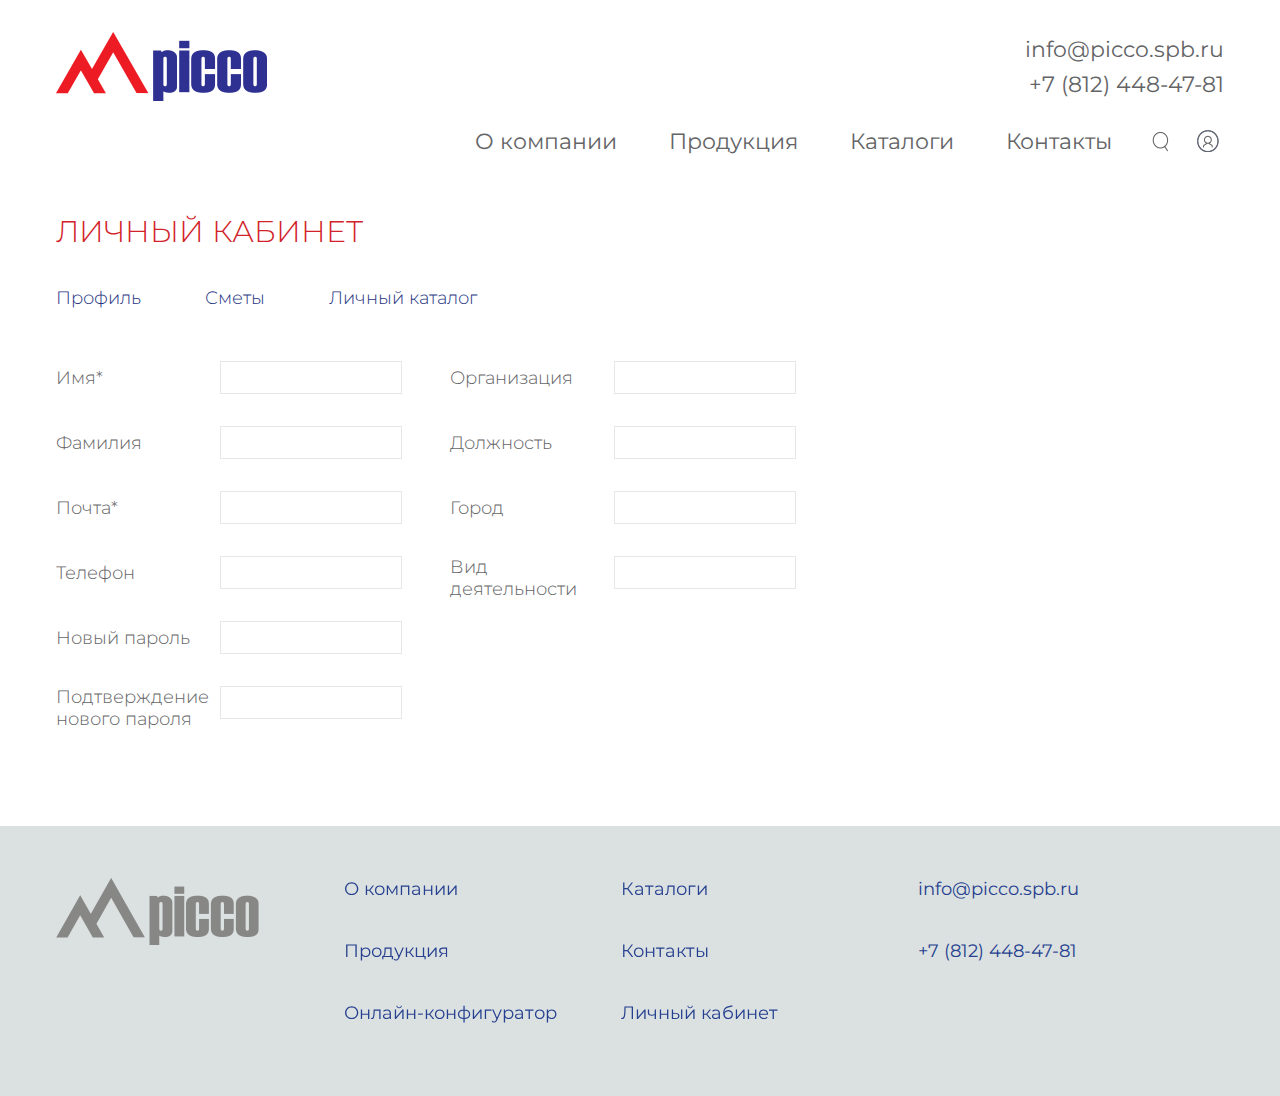
<file: lk_profile.html>
<!DOCTYPE html>
<html lang="ru">
	<head>
		<meta http-equiv="Content-Type" content="text/html; charset=utf-8">

		<!-- Адаптирование страницы для мобильных устройств -->
		<meta name="viewport" content="width=device-width, initial-scale=1, maximum-scale=1">

		<!-- Запрет распознования номера телефона -->
		<meta name="format-detection" content="telephone=no">
		<meta name="SKYPE_TOOLBAR" content ="SKYPE_TOOLBAR_PARSER_COMPATIBLE">

		<!-- Заголовок страницы -->
		<title>Заголовок страницы</title>

		<!-- Данное значение часто используют(использовали) поисковые системы -->
		<meta name="description" content="">
		<meta name="keywords" content="">

		<!-- Изменение цвета панели моб. браузера -->
		<meta name="msapplication-TileColor" content="#2e3192">
		<meta name="theme-color" content="#2e3192">

		<!-- Подключение шрифтов с гугла -->
		<link rel="preconnect" href="https://fonts.gstatic.com">
		<link href="https://fonts.googleapis.com/css2?family=Montserrat:ital,wght@0,100;0,200;0,300;0,400;0,500;0,600;0,700;0,800;0,900;1,100;1,200;1,300;1,400;1,500;1,600;1,700;1,800;1,900&display=swap" rel="stylesheet">

		<!-- Подключение файлов стилей -->
		<link rel="stylesheet" href="https://unpkg.com/swiper/swiper-bundle.min.css">
		<link rel="stylesheet" href="css/swiper.css">
		<link rel="stylesheet" href="css/fancybox.css">
		<link rel="stylesheet" href="css/styles.css">

		<link rel="stylesheet" href="css/response_1207.css" media="print, (max-width: 1207px)">
		<link rel="stylesheet" href="css/response_1023.css" media="print, (max-width: 1023px)">
		<link rel="stylesheet" href="css/response_767.css" media="print, (max-width: 767px)">
		<link rel="stylesheet" href="css/response_479.css" media="(max-width: 479px)">
	</head>

	<body class="inner">
		<div class="wrap">
			<div class="main">
				<header>
					<div class="info">
						<div class="cont row">
							<a href="/" class="logo">
								<img src="images/logo.png" alt="">
							</a>

							<div class="contacts">
								<div class="email">
									<a href="mailto:info@picco.spb.ru">info@picco.spb.ru</a>
								</div>

								<div class="phone">
									<a href="tel:+78124484781">+7 (812) 448-47-81</a>
								</div>
							</div>
						</div>
					</div>


					<div class="bottom">
						<div class="cont row">
							<nav class="menu row">
								<div class="item">
									<a href="/">О компании</a>
								</div>

								<div class="item">
									<a href="/">Продукция</a>
								</div>

								<div class="item">
									<a href="/">Каталоги</a>
								</div>

								<div class="item">
									<a href="/">Контакты</a>
								</div>
							</nav>

							<div class="search modal_cont">
								<button class="btn mini_modal_btn" data-modal-id="#search_modal">
									<img src="images/ic_search.png" alt="">
								</button>

								<div class="mini_modal" id="search_modal">
									<form action="">
										<input type="text" name="" value="" class="input" placeholder="Поиск по сайту...">

										<button type="submit" class="submit_btn"></button>
									</form>
								</div>
							</div>

							<div class="account">
								<a href="/">
									<img src="images/ic_account.png" alt="">
								</a>
							</div>

							<button class="mob_menu_btn">
								<span></span>
							</button>
						</div>
					</div>
				</header>


				<section class="lk_info block">
					<div class="cont">
						<div class="block_head">
							<div class="title">Личный кабинет</div>
						</div>

						<div class="lk_menu">
							<div><a href="/">Профиль</a></div>
							<div><a href="/">Сметы</a></div>
							<div><a href="/">Личный каталог</a></div>
						</div>

						<div class="personal">
							<form action="" class="form">
								<div class="cols">
									<div class="col">
										<div class="line row">
											<div class="label">Имя*</div>

											<div class="field">
												<input type="text" name="" value="" class="input">
											</div>
										</div>

										<div class="line row">
											<div class="label">Фамилия</div>

											<div class="field">
												<input type="text" name="" value="" class="input">
											</div>
										</div>

										<div class="line row">
											<div class="label">Почта*</div>

											<div class="field">
												<input type="email" name="" value="" class="input">
											</div>
										</div>

										<div class="line row">
											<div class="label">Телефон</div>

											<div class="field">
												<input type="tel" name="" value="" class="input">
											</div>
										</div>

										<div class="line row">
											<div class="label">Новый пароль</div>

											<div class="field">
												<input type="password" name="" value="" class="input">
											</div>
										</div>

										<div class="line row">
											<div class="label">Подтверждение нового пароля</div>

											<div class="field">
												<input type="password" name="" value="" class="input">
											</div>
										</div>
									</div>


									<div class="col">
										<div class="line row">
											<div class="label">Организация</div>

											<div class="field">
												<input type="text" name="" value="" class="input">
											</div>
										</div>

										<div class="line row">
											<div class="label">Должность</div>

											<div class="field">
												<input type="text" name="" value="" class="input">
											</div>
										</div>

										<div class="line row">
											<div class="label">Город</div>

											<div class="field">
												<input type="text" name="" value="" class="input">
											</div>
										</div>

										<div class="line row">
											<div class="label">Вид деятельности</div>

											<div class="field">
												<input type="text" name="" value="" class="input">
											</div>
										</div>
									</div>
								</div>
							</form>
						</div>
					</div>
				</section>
			</div>


			<footer>
				<div class="cont row">
					<div class="logo">
						<img src="images/logo2.png" alt="">
					</div>

					<div class="links">
						<div><a href="/">О компании</a></div>
						<div><a href="/">Продукция</a></div>
						<div><a href="/">Онлайн-конфигуратор</a></div>
						<div><a href="/">Каталоги</a></div>
						<div><a href="/">Контакты</a></div>
						<div><a href="/">Личный кабинет</a></div>
					</div>

					<div class="contacts">
						<div class="email">
							<a href="mailto:info@picco.spb.ru">info@picco.spb.ru</a>
						</div>

						<div class="phone">
							<a href="tel:+78124484781">+7 (812) 448-47-81</a>
						</div>
					</div>
				</div>
			</footer>


			<div class="overlay"></div>
		</div>


		<div class="supports_error">
			Ваш браузер устарел рекомендуем обновить его до последней версии<br> или использовать другой более современный.
		</div>


		<!-- Подключение javascript файлов -->
		<script src="js/jquery-3.5.0.min.js"></script>
		<script src="js/lozad.min.js"></script>
		<script src="https://unpkg.com/swiper/swiper-bundle.min.js"></script>
		<script src="js/inputmask.min.js"></script>
		<script src="js/masonry.min.js"></script>
		<script src="js/fancybox.min.js"></script>
		<script src="js/functions.js"></script>
		<script src="js/scripts.js"></script>
	</body>
</html>
</file>
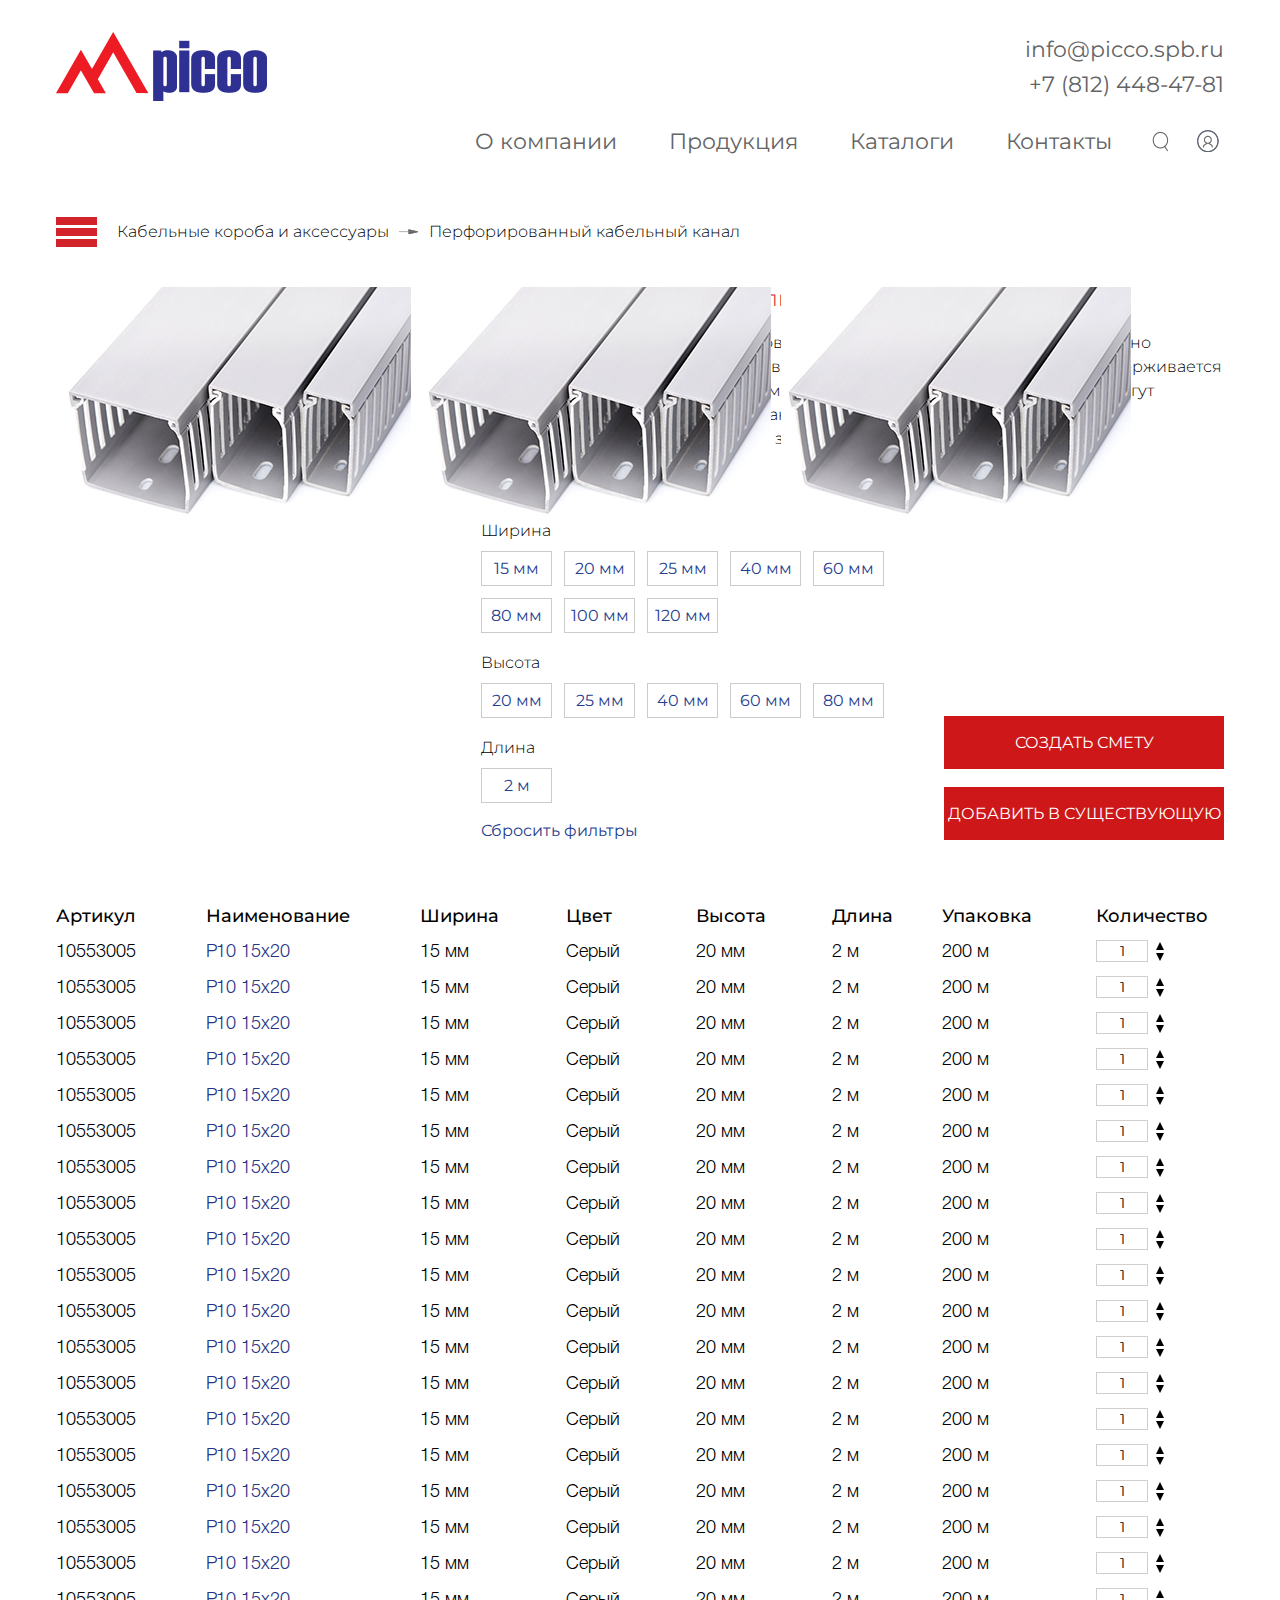
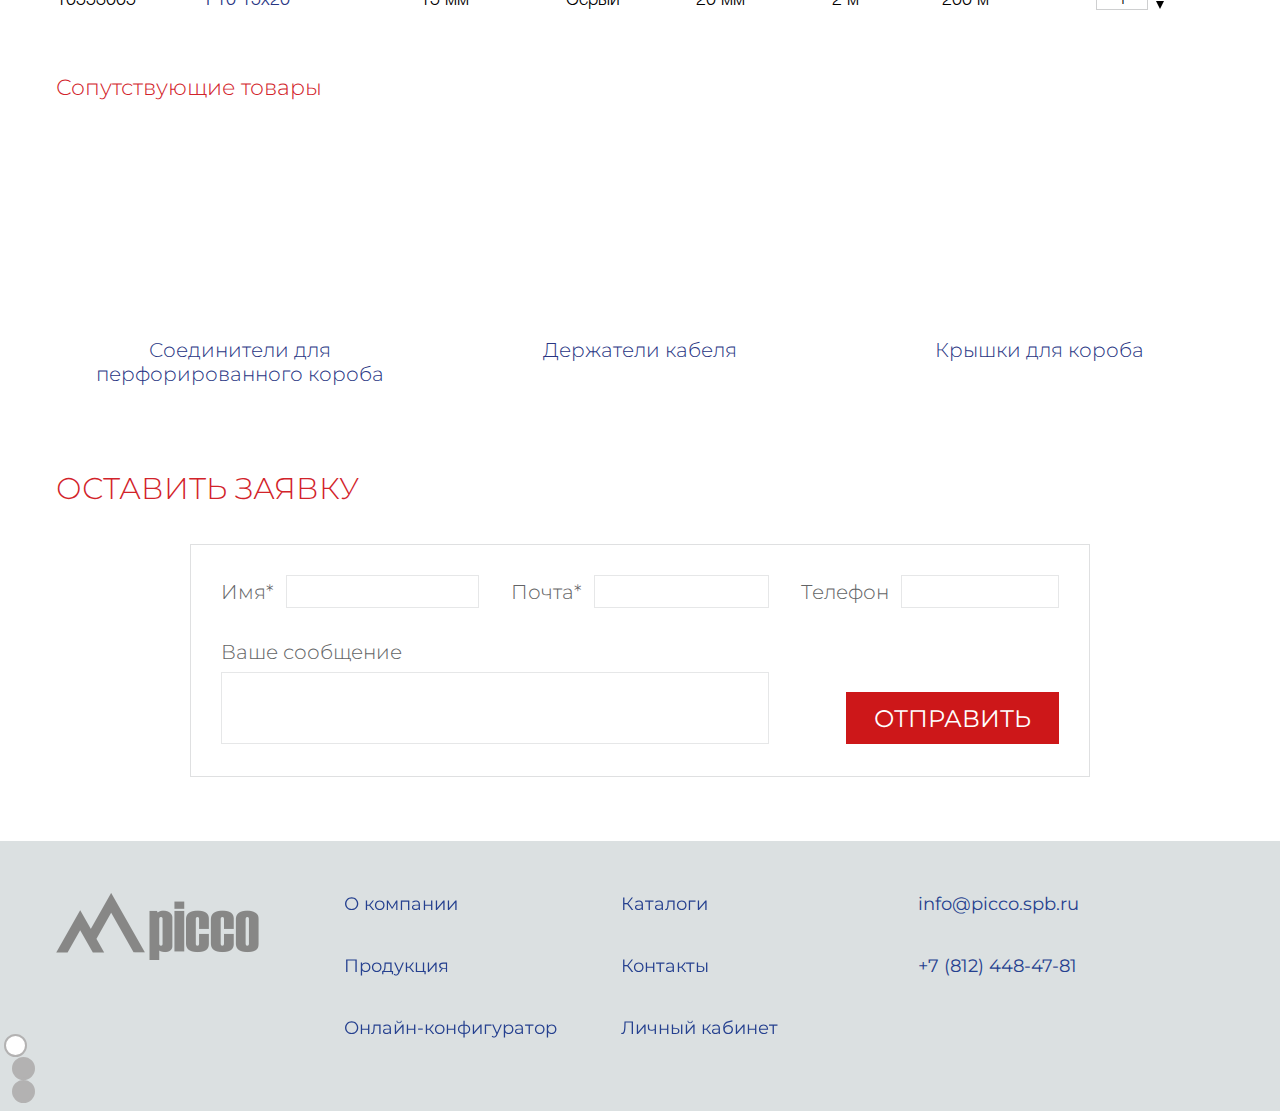
<file: product.html>
<!DOCTYPE html>
<html lang="ru">
	<head>
		<meta http-equiv="Content-Type" content="text/html; charset=utf-8">

		<!-- Адаптирование страницы для мобильных устройств -->
		<meta name="viewport" content="width=device-width, initial-scale=1, maximum-scale=1">

		<!-- Запрет распознования номера телефона -->
		<meta name="format-detection" content="telephone=no">
		<meta name="SKYPE_TOOLBAR" content ="SKYPE_TOOLBAR_PARSER_COMPATIBLE">

		<!-- Заголовок страницы -->
		<title>Заголовок страницы</title>

		<!-- Данное значение часто используют(использовали) поисковые системы -->
		<meta name="description" content="">
		<meta name="keywords" content="">

		<!-- Изменение цвета панели моб. браузера -->
		<meta name="msapplication-TileColor" content="#2e3192">
		<meta name="theme-color" content="#2e3192">

		<!-- Подключение шрифтов с гугла -->
		<link rel="preconnect" href="https://fonts.gstatic.com">
		<link href="https://fonts.googleapis.com/css2?family=Montserrat:ital,wght@0,100;0,200;0,300;0,400;0,500;0,600;0,700;0,800;0,900;1,100;1,200;1,300;1,400;1,500;1,600;1,700;1,800;1,900&display=swap" rel="stylesheet">

		<!-- Подключение файлов стилей -->
		<link rel="stylesheet" href="https://unpkg.com/swiper/swiper-bundle.min.css">
		<link rel="stylesheet" href="css/swiper.css">
		<link rel="stylesheet" href="css/fancybox.css">
		<link rel="stylesheet" href="css/styles.css">

		<link rel="stylesheet" href="css/response_1207.css" media="print, (max-width: 1207px)">
		<link rel="stylesheet" href="css/response_1023.css" media="print, (max-width: 1023px)">
		<link rel="stylesheet" href="css/response_767.css" media="print, (max-width: 767px)">
		<link rel="stylesheet" href="css/response_479.css" media="(max-width: 479px)">
	</head>

	<body class="inner">
		<div class="wrap">
			<div class="main">
				<header>
					<div class="info">
						<div class="cont row">
							<a href="/" class="logo">
								<img src="images/logo.png" alt="">
							</a>

							<div class="contacts">
								<div class="email">
									<a href="mailto:info@picco.spb.ru">info@picco.spb.ru</a>
								</div>

								<div class="phone">
									<a href="tel:+78124484781">+7 (812) 448-47-81</a>
								</div>
							</div>
						</div>
					</div>


					<div class="bottom">
						<div class="cont row">
							<nav class="menu row">
								<div class="item">
									<a href="/">О компании</a>
								</div>

								<div class="item">
									<a href="/">Продукция</a>
								</div>

								<div class="item">
									<a href="/">Каталоги</a>
								</div>

								<div class="item">
									<a href="/">Контакты</a>
								</div>
							</nav>

							<div class="search modal_cont">
								<button class="btn mini_modal_btn" data-modal-id="#search_modal">
									<img src="images/ic_search.png" alt="">
								</button>

								<div class="mini_modal" id="search_modal">
									<form action="">
										<input type="text" name="" value="" class="input" placeholder="Поиск по сайту...">

										<button type="submit" class="submit_btn"></button>
									</form>
								</div>
							</div>

							<div class="account">
								<a href="/">
									<img src="images/ic_account.png" alt="">
								</a>
							</div>

							<button class="mob_menu_btn">
								<span></span>
							</button>
						</div>
					</div>
				</header>


				<section class="product_info block">
					<div class="cont">
						<div class="head">
							<div class="burger modal_cont">
								<button class="btn mini_modal_btn" data-modal-id="#burger_modal">
									<span></span>
								</button>

								<div class="mini_modal" id="burger_modal">
									<div>
										<a href="/">Кулачковые переключатели</a>

										<div class="sub">
											<div><a href="/">Онлайн-конфигуратор</a></div>
											<div><a href="/">Серия РХ20</a></div>
											<div><a href="/">Серия РХ32</a></div>
											<div><a href="/">Серия РХ40</a></div>
											<div><a href="/">Серия РХ63</a></div>
											<div><a href="/">Серия РХ80</a></div>
										</div>
									</div>

									<div>
										<a href="/">Система контроля микроклимата</a>

										<div class="sub">
											<div><a href="/">Вентиляторы с решеткой и фильтром</a></div>
											<div><a href="/">Вентиляционные  решетки с фильтром</a></div>
										</div>
									</div>

									<div>
										<a href="/">Модульные устройства управления</a>

										<div class="sub">
											<div><a href="/">Кнопки и переключатели</a></div>
											<div><a href="/">Крепежный адаптер</a></div>
											<div><a href="/">Контактные блоки</a></div>
											<div><a href="/">Блоки подсветки</a></div>
											<div><a href="/">Светодиоды</a></div>
											<div><a href="/">Аксессуары</a></div>
										</div>
									</div>

									<div>
										<a href="/">Кабельные наконечники</a>

										<div class="sub">
											<div><a href="/">Изолированные наконечники</a></div>
											<div><a href="/">Изолированные наконечники в ленте</a></div>
											<div><a href="/">Изолированные наконечники EASY ENTRY</a></div>
										</div>
									</div>

									<div>
										<a href="/">Лампы сигнальные</a>

										<div class="sub">
											<div><a href="/">Лампы сигнальные тип “А”</a></div>
											<div><a href="/">Лампы сигнальные тип “В”</a></div>
											<div><a href="/">Лампы сигнальные тип “С”</a></div>
											<div><a href="/">Лампы сигнальные тип “D”</a></div>
											<div><a href="/">Двухцветные лампы</a></div>
											<div><a href="/">Акустические сигнальные устройства</a></div>
											<div><a href="/">Индикаторы положения</a></div>
										</div>
									</div>

									<div>
										<a href="/">Кабельные короба и аксессуары</a>

										<div class="sub">
											<div><a href="/">Кабельные короба</a></div>
											<div><a href="/">DIN-рейка</a></div>
											<div><a href="/">Аксессуары</a></div>
										</div>
									</div>

									<div>
										<a href="/">Моноблочные кнопки и переключатели</a>

										<div class="sub">
											<div><a href="/">Моноблочные кнопки в пластиковом корпусе</a></div>
											<div><a href="/">2-х позиционные переключатели в пластиковом корпусе</a></div>
											<div><a href="/">3-х позиционные переключатели в пластиковом корпусе</a></div>
										</div>
									</div>

									<div>
										<a href="/">Кабельные вводы</a>

										<div class="sub">
											<div><a href="/">Кабельные вводы латунные</a></div>
											<div><a href="/">Кабельные вводы пластиковые</a></div>
											<div><a href="/">Кабельные вводы мембранные</a></div>
										</div>
									</div>

									<div>
										<a href="/">Кабельные стяжки и аксессуары</a>

										<div class="sub">
											<div><a href="/">Кабельные стяжки</a></div>
											<div><a href="/">Многоразовые кабельные стяжки</a></div>
											<div><a href="/">Аксессуары</a></div>
										</div>
									</div>

									<div>
										<a href="/">Кабельная маркировка</a>

										<div class="sub">
											<div><a href="/">Наборная кабельная маркировка</a></div>
											<div><a href="/">Кольцевая кабельная маркировка</a></div>
										</div>
									</div>

									<div>
										<a href="/">Трубки термоусаживаемые</a>

										<div class="sub">
											<div><a href="/">Трубки термоусаживаемые</a></div>
											<div><a href="/">Трубки термоусаживаемые с клеевым слоем</a></div>
											<div><a href="/">Трубки термоусаживаемые в наборах</a></div>
										</div>
									</div>

									<div>
										<a href="/">Аксессуары для организации проводки</a>

										<div class="sub">
											<div><a href="/">Кабельная оплетка</a></div>
											<div><a href="/">Кабельная оплетка обертываемая</a></div>
											<div><a href="/">Универсальный витой жгут</a></div>
										</div>
									</div>
								</div>
							</div>

							<div class="breadcrumbs">
								<a href="/">Кабельные короба и аксессуары</a> <span class="sep"></span>
								<span class="current">Перфорированный кабельный канал</span>
							</div>
						</div>


						<div class="data">
							<div class="images">
								<div class="swiper-container">
									<div class="swiper-wrapper">
										<div class="slide swiper-slide">
											<img data-src="images/tmp/product_img.jpg" alt="" class="lozad">
										</div>

										<div class="slide swiper-slide">
											<img data-src="images/tmp/product_img.jpg" alt="" class="lozad">
										</div>

										<div class="slide swiper-slide">
											<img data-src="images/tmp/product_img.jpg" alt="" class="lozad">
										</div>
									</div>

									<div class="swiper-pagination"></div>
								</div>
							</div>


							<div class="info">
								<h1 class="product_name">Перфорированный кабельный канал</h1>

								<div class="description">
									Широкий ассортимент перфорированных коробов Picco  позволяет оптимально использовать место в шкафах управления.Крышка перфокороба надежно удерживается от сползания широкими и загнутыми концами зубьев. Зубья перфокороба могут удаляться вручную, без использования инструментов.<br>
									Насечка для легкого выламывания зубцов<br>
									Крышка в комплекте<br>
									Стойкость к огню: до +960 °С
								</div>

								<form action="" class="options">
									<div class="option">
										<div class="name">Ширина</div>

										<div class="vals">
											<input type="radio" name="option1" id="option1_check1">
											<label for="option1_check1">15 мм</label>

											<input type="radio" name="option1" id="option1_check2">
											<label for="option1_check2">20 мм</label>

											<input type="radio" name="option1" id="option1_check3">
											<label for="option1_check3">25 мм</label>

											<input type="radio" name="option1" id="option1_check4">
											<label for="option1_check4">40 мм</label>

											<input type="radio" name="option1" id="option1_check5">
											<label for="option1_check5">60 мм</label>

											<input type="radio" name="option1" id="option1_check6">
											<label for="option1_check6">80 мм</label>

											<input type="radio" name="option1" id="option1_check7">
											<label for="option1_check7">100 мм</label>

											<input type="radio" name="option1" id="option1_check8">
											<label for="option1_check8">120 мм</label>
										</div>
									</div>

									<div class="option">
										<div class="name">Высота</div>

										<div class="vals">
											<input type="radio" name="option2" id="option2_check1">
											<label for="option2_check1">20 мм</label>

											<input type="radio" name="option2" id="option2_check2">
											<label for="option2_check2">25 мм</label>

											<input type="radio" name="option2" id="option2_check3">
											<label for="option2_check3">40 мм</label>

											<input type="radio" name="option2" id="option2_check4">
											<label for="option2_check4">60 мм</label>

											<input type="radio" name="option2" id="option2_check5">
											<label for="option2_check5">80 мм</label>
										</div>
									</div>

									<div class="option">
										<div class="name">Длина</div>

										<div class="vals">
											<input type="radio" name="option3" id="option3_check1">
											<label for="option3_check1">2 м</label>
										</div>
									</div>

									<button type="reset" class="reset_btn">Сбросить фильтры</button>
								</form>

								<div class="btns">
									<div><button class="create_estimate_btn btn">СОЗДАТЬ СМЕТУ</button></div>

									<div class="modal_cont">
										<button class="add_to_estimate_btn btn mini_modal_btn" data-modal-id="#estimates_modal">ДОБАВИТЬ В СУЩЕСТВУЮЩУЮ</button>

										<div class="mini_modal" id="estimates_modal">
											<div><button>Смета 1</button></div>
											<div><button>Смета 2</button></div>
											<div><button>Смета 3</button></div>
										</div>
									</div>
								</div>
							</div>
						</div>
					</div>
				</section>


				<section class="list_products block">
					<div class="cont">
						<div class="titles">
							<div class="col_articul">Артикул</div>
							<div class="col_name">Наименование</div>
							<div class="col_width">Ширина</div>
							<div class="col_color">Цвет</div>
							<div class="col_height">Высота</div>
							<div class="col_length">Длина</div>
							<div class="col_packaging">Упаковка</div>
							<div class="col_amount">Количество</div>
						</div>

						<div class="product">
							<div class="col_articul" data-column="Артикул">10553005</div>
							<div class="col_name" data-column="Наименование">
								<a href="/">P10 15x20</a>
							</div>
							<div class="col_width" data-column="Ширина">15 мм</div>
							<div class="col_color" data-column="Цвет">Серый</div>
							<div class="col_height" data-column="Высота">20 мм</div>
							<div class="col_length" data-column="Длина">2 м</div>
							<div class="col_packaging" data-column="Упаковка">200 м</div>
							<div class="col_amount" data-column="Количество">
								<div class="amount">
									<input type="text" value="1" class="input" data-minimum="1" data-maximum="99" data-step="1" data-unit="" maxlength="2">

									<button type="button" class="plus"></button>
									<button type="button" class="minus"></button>
								</div>
							</div>
						</div>

						<div class="product">
							<div class="col_articul" data-column="Артикул">10553005</div>
							<div class="col_name" data-column="Наименование">
								<a href="/">P10 15x20</a>
							</div>
							<div class="col_width" data-column="Ширина">15 мм</div>
							<div class="col_color" data-column="Цвет">Серый</div>
							<div class="col_height" data-column="Высота">20 мм</div>
							<div class="col_length" data-column="Длина">2 м</div>
							<div class="col_packaging" data-column="Упаковка">200 м</div>
							<div class="col_amount" data-column="Количество">
								<div class="amount">
									<input type="text" value="1" class="input" data-minimum="1" data-maximum="99" data-step="1" data-unit="" maxlength="2">

									<button type="button" class="plus"></button>
									<button type="button" class="minus"></button>
								</div>
							</div>
						</div>

						<div class="product">
							<div class="col_articul" data-column="Артикул">10553005</div>
							<div class="col_name" data-column="Наименование">
								<a href="/">P10 15x20</a>
							</div>
							<div class="col_width" data-column="Ширина">15 мм</div>
							<div class="col_color" data-column="Цвет">Серый</div>
							<div class="col_height" data-column="Высота">20 мм</div>
							<div class="col_length" data-column="Длина">2 м</div>
							<div class="col_packaging" data-column="Упаковка">200 м</div>
							<div class="col_amount" data-column="Количество">
								<div class="amount">
									<input type="text" value="1" class="input" data-minimum="1" data-maximum="99" data-step="1" data-unit="" maxlength="2">

									<button type="button" class="plus"></button>
									<button type="button" class="minus"></button>
								</div>
							</div>
						</div>

						<div class="product">
							<div class="col_articul" data-column="Артикул">10553005</div>
							<div class="col_name" data-column="Наименование">
								<a href="/">P10 15x20</a>
							</div>
							<div class="col_width" data-column="Ширина">15 мм</div>
							<div class="col_color" data-column="Цвет">Серый</div>
							<div class="col_height" data-column="Высота">20 мм</div>
							<div class="col_length" data-column="Длина">2 м</div>
							<div class="col_packaging" data-column="Упаковка">200 м</div>
							<div class="col_amount" data-column="Количество">
								<div class="amount">
									<input type="text" value="1" class="input" data-minimum="1" data-maximum="99" data-step="1" data-unit="" maxlength="2">

									<button type="button" class="plus"></button>
									<button type="button" class="minus"></button>
								</div>
							</div>
						</div>

						<div class="product">
							<div class="col_articul" data-column="Артикул">10553005</div>
							<div class="col_name" data-column="Наименование">
								<a href="/">P10 15x20</a>
							</div>
							<div class="col_width" data-column="Ширина">15 мм</div>
							<div class="col_color" data-column="Цвет">Серый</div>
							<div class="col_height" data-column="Высота">20 мм</div>
							<div class="col_length" data-column="Длина">2 м</div>
							<div class="col_packaging" data-column="Упаковка">200 м</div>
							<div class="col_amount" data-column="Количество">
								<div class="amount">
									<input type="text" value="1" class="input" data-minimum="1" data-maximum="99" data-step="1" data-unit="" maxlength="2">

									<button type="button" class="plus"></button>
									<button type="button" class="minus"></button>
								</div>
							</div>
						</div>

						<div class="product">
							<div class="col_articul" data-column="Артикул">10553005</div>
							<div class="col_name" data-column="Наименование">
								<a href="/">P10 15x20</a>
							</div>
							<div class="col_width" data-column="Ширина">15 мм</div>
							<div class="col_color" data-column="Цвет">Серый</div>
							<div class="col_height" data-column="Высота">20 мм</div>
							<div class="col_length" data-column="Длина">2 м</div>
							<div class="col_packaging" data-column="Упаковка">200 м</div>
							<div class="col_amount" data-column="Количество">
								<div class="amount">
									<input type="text" value="1" class="input" data-minimum="1" data-maximum="99" data-step="1" data-unit="" maxlength="2">

									<button type="button" class="plus"></button>
									<button type="button" class="minus"></button>
								</div>
							</div>
						</div>

						<div class="product">
							<div class="col_articul" data-column="Артикул">10553005</div>
							<div class="col_name" data-column="Наименование">
								<a href="/">P10 15x20</a>
							</div>
							<div class="col_width" data-column="Ширина">15 мм</div>
							<div class="col_color" data-column="Цвет">Серый</div>
							<div class="col_height" data-column="Высота">20 мм</div>
							<div class="col_length" data-column="Длина">2 м</div>
							<div class="col_packaging" data-column="Упаковка">200 м</div>
							<div class="col_amount" data-column="Количество">
								<div class="amount">
									<input type="text" value="1" class="input" data-minimum="1" data-maximum="99" data-step="1" data-unit="" maxlength="2">

									<button type="button" class="plus"></button>
									<button type="button" class="minus"></button>
								</div>
							</div>
						</div>

						<div class="product">
							<div class="col_articul" data-column="Артикул">10553005</div>
							<div class="col_name" data-column="Наименование">
								<a href="/">P10 15x20</a>
							</div>
							<div class="col_width" data-column="Ширина">15 мм</div>
							<div class="col_color" data-column="Цвет">Серый</div>
							<div class="col_height" data-column="Высота">20 мм</div>
							<div class="col_length" data-column="Длина">2 м</div>
							<div class="col_packaging" data-column="Упаковка">200 м</div>
							<div class="col_amount" data-column="Количество">
								<div class="amount">
									<input type="text" value="1" class="input" data-minimum="1" data-maximum="99" data-step="1" data-unit="" maxlength="2">

									<button type="button" class="plus"></button>
									<button type="button" class="minus"></button>
								</div>
							</div>
						</div>

						<div class="product">
							<div class="col_articul" data-column="Артикул">10553005</div>
							<div class="col_name" data-column="Наименование">
								<a href="/">P10 15x20</a>
							</div>
							<div class="col_width" data-column="Ширина">15 мм</div>
							<div class="col_color" data-column="Цвет">Серый</div>
							<div class="col_height" data-column="Высота">20 мм</div>
							<div class="col_length" data-column="Длина">2 м</div>
							<div class="col_packaging" data-column="Упаковка">200 м</div>
							<div class="col_amount" data-column="Количество">
								<div class="amount">
									<input type="text" value="1" class="input" data-minimum="1" data-maximum="99" data-step="1" data-unit="" maxlength="2">

									<button type="button" class="plus"></button>
									<button type="button" class="minus"></button>
								</div>
							</div>
						</div>

						<div class="product">
							<div class="col_articul" data-column="Артикул">10553005</div>
							<div class="col_name" data-column="Наименование">
								<a href="/">P10 15x20</a>
							</div>
							<div class="col_width" data-column="Ширина">15 мм</div>
							<div class="col_color" data-column="Цвет">Серый</div>
							<div class="col_height" data-column="Высота">20 мм</div>
							<div class="col_length" data-column="Длина">2 м</div>
							<div class="col_packaging" data-column="Упаковка">200 м</div>
							<div class="col_amount" data-column="Количество">
								<div class="amount">
									<input type="text" value="1" class="input" data-minimum="1" data-maximum="99" data-step="1" data-unit="" maxlength="2">

									<button type="button" class="plus"></button>
									<button type="button" class="minus"></button>
								</div>
							</div>
						</div>

						<div class="product">
							<div class="col_articul" data-column="Артикул">10553005</div>
							<div class="col_name" data-column="Наименование">
								<a href="/">P10 15x20</a>
							</div>
							<div class="col_width" data-column="Ширина">15 мм</div>
							<div class="col_color" data-column="Цвет">Серый</div>
							<div class="col_height" data-column="Высота">20 мм</div>
							<div class="col_length" data-column="Длина">2 м</div>
							<div class="col_packaging" data-column="Упаковка">200 м</div>
							<div class="col_amount" data-column="Количество">
								<div class="amount">
									<input type="text" value="1" class="input" data-minimum="1" data-maximum="99" data-step="1" data-unit="" maxlength="2">

									<button type="button" class="plus"></button>
									<button type="button" class="minus"></button>
								</div>
							</div>
						</div>

						<div class="product">
							<div class="col_articul" data-column="Артикул">10553005</div>
							<div class="col_name" data-column="Наименование">
								<a href="/">P10 15x20</a>
							</div>
							<div class="col_width" data-column="Ширина">15 мм</div>
							<div class="col_color" data-column="Цвет">Серый</div>
							<div class="col_height" data-column="Высота">20 мм</div>
							<div class="col_length" data-column="Длина">2 м</div>
							<div class="col_packaging" data-column="Упаковка">200 м</div>
							<div class="col_amount" data-column="Количество">
								<div class="amount">
									<input type="text" value="1" class="input" data-minimum="1" data-maximum="99" data-step="1" data-unit="" maxlength="2">

									<button type="button" class="plus"></button>
									<button type="button" class="minus"></button>
								</div>
							</div>
						</div>

						<div class="product">
							<div class="col_articul" data-column="Артикул">10553005</div>
							<div class="col_name" data-column="Наименование">
								<a href="/">P10 15x20</a>
							</div>
							<div class="col_width" data-column="Ширина">15 мм</div>
							<div class="col_color" data-column="Цвет">Серый</div>
							<div class="col_height" data-column="Высота">20 мм</div>
							<div class="col_length" data-column="Длина">2 м</div>
							<div class="col_packaging" data-column="Упаковка">200 м</div>
							<div class="col_amount" data-column="Количество">
								<div class="amount">
									<input type="text" value="1" class="input" data-minimum="1" data-maximum="99" data-step="1" data-unit="" maxlength="2">

									<button type="button" class="plus"></button>
									<button type="button" class="minus"></button>
								</div>
							</div>
						</div>

						<div class="product">
							<div class="col_articul" data-column="Артикул">10553005</div>
							<div class="col_name" data-column="Наименование">
								<a href="/">P10 15x20</a>
							</div>
							<div class="col_width" data-column="Ширина">15 мм</div>
							<div class="col_color" data-column="Цвет">Серый</div>
							<div class="col_height" data-column="Высота">20 мм</div>
							<div class="col_length" data-column="Длина">2 м</div>
							<div class="col_packaging" data-column="Упаковка">200 м</div>
							<div class="col_amount" data-column="Количество">
								<div class="amount">
									<input type="text" value="1" class="input" data-minimum="1" data-maximum="99" data-step="1" data-unit="" maxlength="2">

									<button type="button" class="plus"></button>
									<button type="button" class="minus"></button>
								</div>
							</div>
						</div>

						<div class="product">
							<div class="col_articul" data-column="Артикул">10553005</div>
							<div class="col_name" data-column="Наименование">
								<a href="/">P10 15x20</a>
							</div>
							<div class="col_width" data-column="Ширина">15 мм</div>
							<div class="col_color" data-column="Цвет">Серый</div>
							<div class="col_height" data-column="Высота">20 мм</div>
							<div class="col_length" data-column="Длина">2 м</div>
							<div class="col_packaging" data-column="Упаковка">200 м</div>
							<div class="col_amount" data-column="Количество">
								<div class="amount">
									<input type="text" value="1" class="input" data-minimum="1" data-maximum="99" data-step="1" data-unit="" maxlength="2">

									<button type="button" class="plus"></button>
									<button type="button" class="minus"></button>
								</div>
							</div>
						</div>

						<div class="product">
							<div class="col_articul" data-column="Артикул">10553005</div>
							<div class="col_name" data-column="Наименование">
								<a href="/">P10 15x20</a>
							</div>
							<div class="col_width" data-column="Ширина">15 мм</div>
							<div class="col_color" data-column="Цвет">Серый</div>
							<div class="col_height" data-column="Высота">20 мм</div>
							<div class="col_length" data-column="Длина">2 м</div>
							<div class="col_packaging" data-column="Упаковка">200 м</div>
							<div class="col_amount" data-column="Количество">
								<div class="amount">
									<input type="text" value="1" class="input" data-minimum="1" data-maximum="99" data-step="1" data-unit="" maxlength="2">

									<button type="button" class="plus"></button>
									<button type="button" class="minus"></button>
								</div>
							</div>
						</div>

						<div class="product">
							<div class="col_articul" data-column="Артикул">10553005</div>
							<div class="col_name" data-column="Наименование">
								<a href="/">P10 15x20</a>
							</div>
							<div class="col_width" data-column="Ширина">15 мм</div>
							<div class="col_color" data-column="Цвет">Серый</div>
							<div class="col_height" data-column="Высота">20 мм</div>
							<div class="col_length" data-column="Длина">2 м</div>
							<div class="col_packaging" data-column="Упаковка">200 м</div>
							<div class="col_amount" data-column="Количество">
								<div class="amount">
									<input type="text" value="1" class="input" data-minimum="1" data-maximum="99" data-step="1" data-unit="" maxlength="2">

									<button type="button" class="plus"></button>
									<button type="button" class="minus"></button>
								</div>
							</div>
						</div>

						<div class="product">
							<div class="col_articul" data-column="Артикул">10553005</div>
							<div class="col_name" data-column="Наименование">
								<a href="/">P10 15x20</a>
							</div>
							<div class="col_width" data-column="Ширина">15 мм</div>
							<div class="col_color" data-column="Цвет">Серый</div>
							<div class="col_height" data-column="Высота">20 мм</div>
							<div class="col_length" data-column="Длина">2 м</div>
							<div class="col_packaging" data-column="Упаковка">200 м</div>
							<div class="col_amount" data-column="Количество">
								<div class="amount">
									<input type="text" value="1" class="input" data-minimum="1" data-maximum="99" data-step="1" data-unit="" maxlength="2">

									<button type="button" class="plus"></button>
									<button type="button" class="minus"></button>
								</div>
							</div>
						</div>

						<div class="product">
							<div class="col_articul" data-column="Артикул">10553005</div>
							<div class="col_name" data-column="Наименование">
								<a href="/">P10 15x20</a>
							</div>
							<div class="col_width" data-column="Ширина">15 мм</div>
							<div class="col_color" data-column="Цвет">Серый</div>
							<div class="col_height" data-column="Высота">20 мм</div>
							<div class="col_length" data-column="Длина">2 м</div>
							<div class="col_packaging" data-column="Упаковка">200 м</div>
							<div class="col_amount" data-column="Количество">
								<div class="amount">
									<input type="text" value="1" class="input" data-minimum="1" data-maximum="99" data-step="1" data-unit="" maxlength="2">

									<button type="button" class="plus"></button>
									<button type="button" class="minus"></button>
								</div>
							</div>
						</div>
					</div>
				</section>


				<section class="related_products block">
					<div class="cont">
						<div class="block_title">Сопутствующие товары</div>

						<div class="row">
							<a href="/" class="product">
								<div class="thumb">
									<img data-src="images/tmp/related_product_thumb.jpg" alt="" class="lozad">
								</div>

								<div class="name">Соединители для перфорированного короба</div>
							</a>

							<a href="/" class="product">
								<div class="thumb">
									<img data-src="images/tmp/related_product_thumb2.jpg" alt="" class="lozad">
								</div>

								<div class="name">Держатели кабеля</div>
							</a>

							<a href="/" class="product">
								<div class="thumb">
									<img data-src="images/tmp/related_product_thumb3.jpg" alt="" class="lozad">
								</div>

								<div class="name">Крышки для короба</div>
							</a>
						</div>

						<!-- <div class="swiper-container">
							<div class="swiper-wrapper">
								<div class="slide swiper-slide">
									<a href="/" class="product">
										<div class="thumb">
											<img data-src="images/tmp/related_product_thumb.jpg" alt="" class="lozad">
										</div>

										<div class="name">Соединители для перфорированного короба</div>
									</a>
								</div>

								<div class="slide swiper-slide">
									<a href="/" class="product">
										<div class="thumb">
											<img data-src="images/tmp/related_product_thumb2.jpg" alt="" class="lozad">
										</div>

										<div class="name">Держатели кабеля</div>
									</a>
								</div>

								<div class="slide swiper-slide">
									<a href="/" class="product">
										<div class="thumb">
											<img data-src="images/tmp/related_product_thumb3.jpg" alt="" class="lozad">
										</div>

										<div class="name">Крышки для короба</div>
									</a>
								</div>

								<div class="slide swiper-slide">
									<a href="/" class="product">
										<div class="thumb">
											<img data-src="images/tmp/related_product_thumb.jpg" alt="" class="lozad">
										</div>

										<div class="name">Соединители для перфорированного короба</div>
									</a>
								</div>

								<div class="slide swiper-slide">
									<a href="/" class="product">
										<div class="thumb">
											<img data-src="images/tmp/related_product_thumb2.jpg" alt="" class="lozad">
										</div>

										<div class="name">Держатели кабеля</div>
									</a>
								</div>

								<div class="slide swiper-slide">
									<a href="/" class="product">
										<div class="thumb">
											<img data-src="images/tmp/related_product_thumb3.jpg" alt="" class="lozad">
										</div>

										<div class="name">Крышки для короба</div>
									</a>
								</div>
							</div>

							<div class="swiper-pagination"></div>
						</div> -->
					</div>
				</section>


				<section class="order_block block">
					<div class="cont">
						<div class="block_head">
							<div class="title">ОСТАВИТЬ ЗАЯВКУ</div>
						</div>

						<form action="" class="form">
							<div class="columns row">
								<div class="line row width1of3">
									<div class="label">Имя*</div>

									<div class="field">
										<input type="text" name="" value="" class="input">
									</div>
								</div>

								<div class="line row width1of3">
									<div class="label">Почта*</div>

									<div class="field">
										<input type="email" name="" value="" class="input">
									</div>
								</div>

								<div class="line row width1of3">
									<div class="label">Телефон</div>

									<div class="field">
										<input type="tel" name="" value="" class="input">
									</div>
								</div>

								<div class="line width2of3">
									<div class="label">Ваше сообщение</div>

									<div class="field">
										<textarea name=""></textarea>
									</div>
								</div>

								<div class="line submit width1of3">
									<button type="submit" class="submit_btn">ОТПРАВИТЬ</button>
								</div>
							</div>
						</form>
					</div>
				</section>
			</div>


			<footer>
				<div class="cont row">
					<div class="logo">
						<img src="images/logo2.png" alt="">
					</div>

					<div class="links">
						<div><a href="/">О компании</a></div>
						<div><a href="/">Продукция</a></div>
						<div><a href="/">Онлайн-конфигуратор</a></div>
						<div><a href="/">Каталоги</a></div>
						<div><a href="/">Контакты</a></div>
						<div><a href="/">Личный кабинет</a></div>
					</div>

					<div class="contacts">
						<div class="email">
							<a href="mailto:info@picco.spb.ru">info@picco.spb.ru</a>
						</div>

						<div class="phone">
							<a href="tel:+78124484781">+7 (812) 448-47-81</a>
						</div>
					</div>
				</div>
			</footer>


			<div class="overlay"></div>
		</div>


		<div class="supports_error">
			Ваш браузер устарел рекомендуем обновить его до последней версии<br> или использовать другой более современный.
		</div>


		<!-- Подключение javascript файлов -->
		<script src="js/jquery-3.5.0.min.js"></script>
		<script src="js/lozad.min.js"></script>
		<script src="https://unpkg.com/swiper/swiper-bundle.min.js"></script>
		<script src="js/inputmask.min.js"></script>
		<script src="js/masonry.min.js"></script>
		<script src="js/fancybox.min.js"></script>
		<script src="js/functions.js"></script>
		<script src="js/scripts.js"></script>
	</body>
</html>
</file>
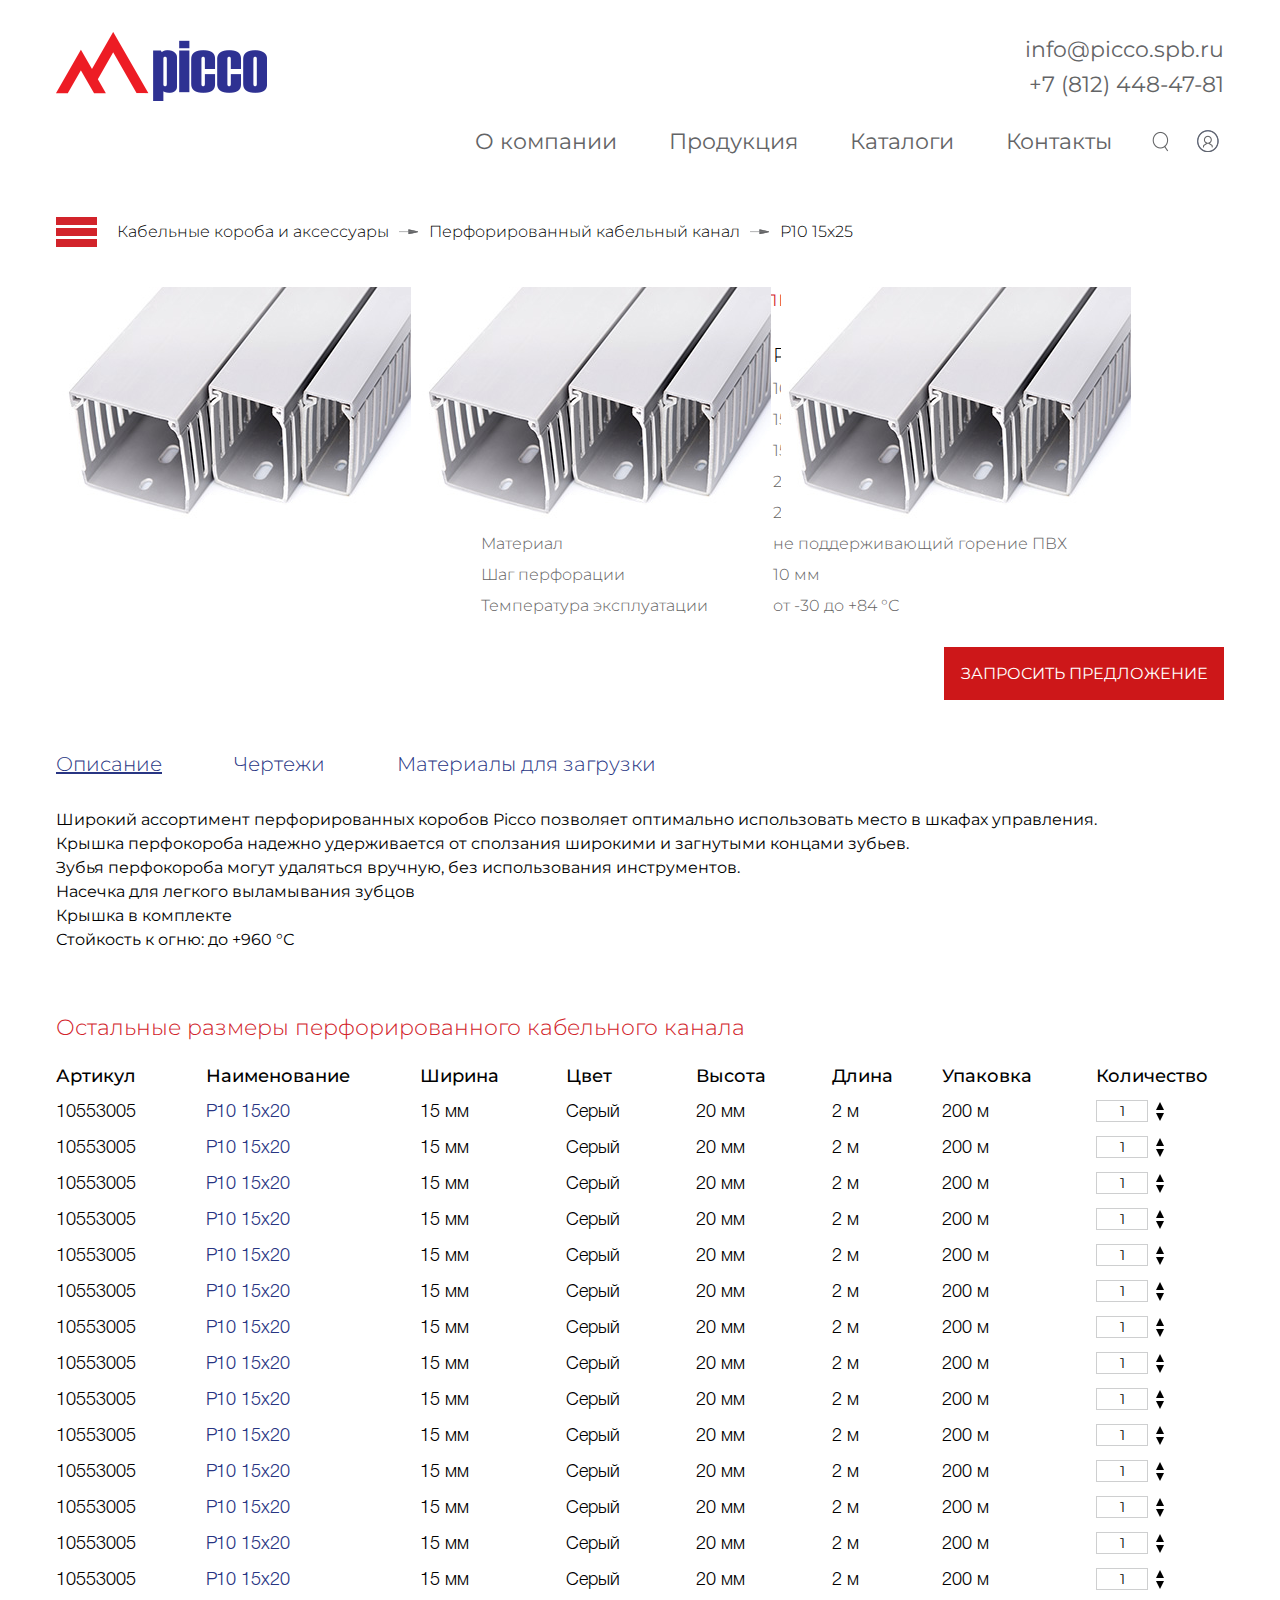
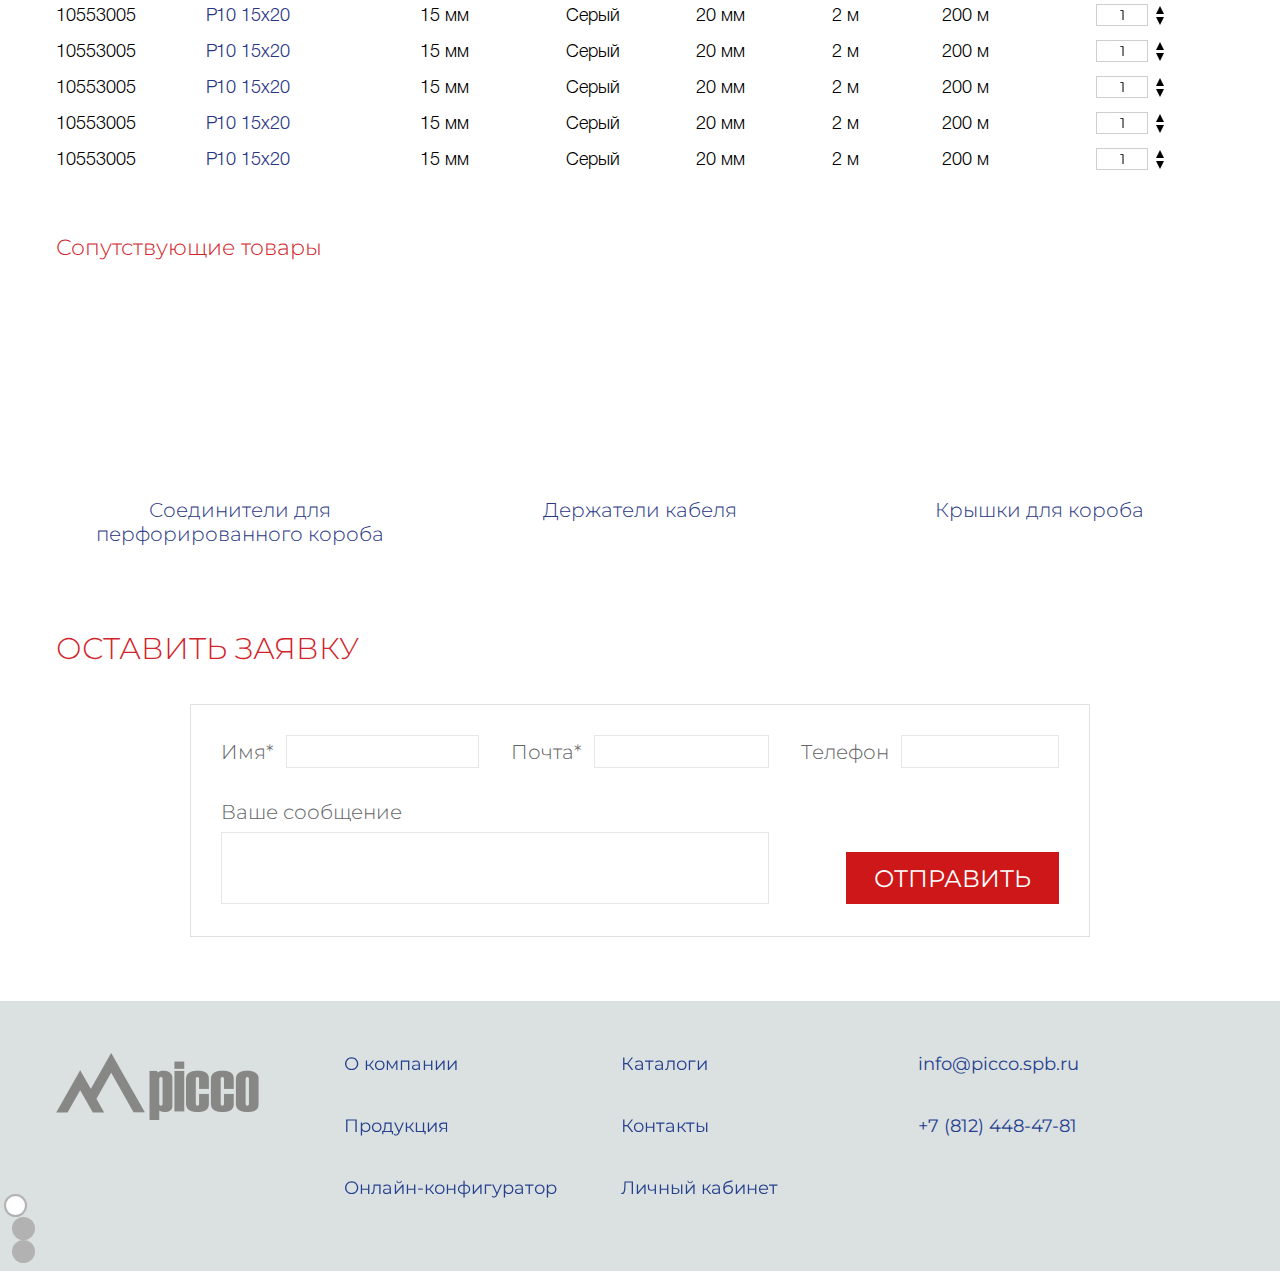
<file: product2.html>
<!DOCTYPE html>
<html lang="ru">
	<head>
		<meta http-equiv="Content-Type" content="text/html; charset=utf-8">

		<!-- Адаптирование страницы для мобильных устройств -->
		<meta name="viewport" content="width=device-width, initial-scale=1, maximum-scale=1">

		<!-- Запрет распознования номера телефона -->
		<meta name="format-detection" content="telephone=no">
		<meta name="SKYPE_TOOLBAR" content ="SKYPE_TOOLBAR_PARSER_COMPATIBLE">

		<!-- Заголовок страницы -->
		<title>Заголовок страницы</title>

		<!-- Данное значение часто используют(использовали) поисковые системы -->
		<meta name="description" content="">
		<meta name="keywords" content="">

		<!-- Изменение цвета панели моб. браузера -->
		<meta name="msapplication-TileColor" content="#2e3192">
		<meta name="theme-color" content="#2e3192">

		<!-- Подключение шрифтов с гугла -->
		<link rel="preconnect" href="https://fonts.gstatic.com">
		<link href="https://fonts.googleapis.com/css2?family=Montserrat:ital,wght@0,100;0,200;0,300;0,400;0,500;0,600;0,700;0,800;0,900;1,100;1,200;1,300;1,400;1,500;1,600;1,700;1,800;1,900&display=swap" rel="stylesheet">

		<!-- Подключение файлов стилей -->
		<link rel="stylesheet" href="https://unpkg.com/swiper/swiper-bundle.min.css">
		<link rel="stylesheet" href="css/swiper.css">
		<link rel="stylesheet" href="css/fancybox.css">
		<link rel="stylesheet" href="css/styles.css">

		<link rel="stylesheet" href="css/response_1207.css" media="print, (max-width: 1207px)">
		<link rel="stylesheet" href="css/response_1023.css" media="print, (max-width: 1023px)">
		<link rel="stylesheet" href="css/response_767.css" media="print, (max-width: 767px)">
		<link rel="stylesheet" href="css/response_479.css" media="(max-width: 479px)">
	</head>

	<body class="inner">
		<div class="wrap">
			<div class="main">
				<header>
					<div class="info">
						<div class="cont row">
							<a href="/" class="logo">
								<img src="images/logo.png" alt="">
							</a>

							<div class="contacts">
								<div class="email">
									<a href="mailto:info@picco.spb.ru">info@picco.spb.ru</a>
								</div>

								<div class="phone">
									<a href="tel:+78124484781">+7 (812) 448-47-81</a>
								</div>
							</div>
						</div>
					</div>


					<div class="bottom">
						<div class="cont row">
							<nav class="menu row">
								<div class="item">
									<a href="/">О компании</a>
								</div>

								<div class="item">
									<a href="/">Продукция</a>
								</div>

								<div class="item">
									<a href="/">Каталоги</a>
								</div>

								<div class="item">
									<a href="/">Контакты</a>
								</div>
							</nav>

							<div class="search modal_cont">
								<button class="btn mini_modal_btn" data-modal-id="#search_modal">
									<img src="images/ic_search.png" alt="">
								</button>

								<div class="mini_modal" id="search_modal">
									<form action="">
										<input type="text" name="" value="" class="input" placeholder="Поиск по сайту...">

										<button type="submit" class="submit_btn"></button>
									</form>
								</div>
							</div>

							<div class="account">
								<a href="/">
									<img src="images/ic_account.png" alt="">
								</a>
							</div>

							<button class="mob_menu_btn">
								<span></span>
							</button>
						</div>
					</div>
				</header>


				<section class="product_info block">
					<div class="cont">
						<div class="head">
							<div class="burger modal_cont">
								<button class="btn mini_modal_btn" data-modal-id="#burger_modal">
									<span></span>
								</button>

								<div class="mini_modal" id="burger_modal">
									<div>
										<a href="/">Кулачковые переключатели</a>

										<div class="sub">
											<div><a href="/">Онлайн-конфигуратор</a></div>
											<div><a href="/">Серия РХ20</a></div>
											<div><a href="/">Серия РХ32</a></div>
											<div><a href="/">Серия РХ40</a></div>
											<div><a href="/">Серия РХ63</a></div>
											<div><a href="/">Серия РХ80</a></div>
										</div>
									</div>

									<div>
										<a href="/">Система контроля микроклимата</a>

										<div class="sub">
											<div><a href="/">Вентиляторы с решеткой и фильтром</a></div>
											<div><a href="/">Вентиляционные  решетки с фильтром</a></div>
										</div>
									</div>

									<div>
										<a href="/">Модульные устройства управления</a>

										<div class="sub">
											<div><a href="/">Кнопки и переключатели</a></div>
											<div><a href="/">Крепежный адаптер</a></div>
											<div><a href="/">Контактные блоки</a></div>
											<div><a href="/">Блоки подсветки</a></div>
											<div><a href="/">Светодиоды</a></div>
											<div><a href="/">Аксессуары</a></div>
										</div>
									</div>

									<div>
										<a href="/">Кабельные наконечники</a>

										<div class="sub">
											<div><a href="/">Изолированные наконечники</a></div>
											<div><a href="/">Изолированные наконечники в ленте</a></div>
											<div><a href="/">Изолированные наконечники EASY ENTRY</a></div>
										</div>
									</div>

									<div>
										<a href="/">Лампы сигнальные</a>

										<div class="sub">
											<div><a href="/">Лампы сигнальные тип “А”</a></div>
											<div><a href="/">Лампы сигнальные тип “В”</a></div>
											<div><a href="/">Лампы сигнальные тип “С”</a></div>
											<div><a href="/">Лампы сигнальные тип “D”</a></div>
											<div><a href="/">Двухцветные лампы</a></div>
											<div><a href="/">Акустические сигнальные устройства</a></div>
											<div><a href="/">Индикаторы положения</a></div>
										</div>
									</div>

									<div>
										<a href="/">Кабельные короба и аксессуары</a>

										<div class="sub">
											<div><a href="/">Кабельные короба</a></div>
											<div><a href="/">DIN-рейка</a></div>
											<div><a href="/">Аксессуары</a></div>
										</div>
									</div>

									<div>
										<a href="/">Моноблочные кнопки и переключатели</a>

										<div class="sub">
											<div><a href="/">Моноблочные кнопки в пластиковом корпусе</a></div>
											<div><a href="/">2-х позиционные переключатели в пластиковом корпусе</a></div>
											<div><a href="/">3-х позиционные переключатели в пластиковом корпусе</a></div>
										</div>
									</div>

									<div>
										<a href="/">Кабельные вводы</a>

										<div class="sub">
											<div><a href="/">Кабельные вводы латунные</a></div>
											<div><a href="/">Кабельные вводы пластиковые</a></div>
											<div><a href="/">Кабельные вводы мембранные</a></div>
										</div>
									</div>

									<div>
										<a href="/">Кабельные стяжки и аксессуары</a>

										<div class="sub">
											<div><a href="/">Кабельные стяжки</a></div>
											<div><a href="/">Многоразовые кабельные стяжки</a></div>
											<div><a href="/">Аксессуары</a></div>
										</div>
									</div>

									<div>
										<a href="/">Кабельная маркировка</a>

										<div class="sub">
											<div><a href="/">Наборная кабельная маркировка</a></div>
											<div><a href="/">Кольцевая кабельная маркировка</a></div>
										</div>
									</div>

									<div>
										<a href="/">Трубки термоусаживаемые</a>

										<div class="sub">
											<div><a href="/">Трубки термоусаживаемые</a></div>
											<div><a href="/">Трубки термоусаживаемые с клеевым слоем</a></div>
											<div><a href="/">Трубки термоусаживаемые в наборах</a></div>
										</div>
									</div>

									<div>
										<a href="/">Аксессуары для организации проводки</a>

										<div class="sub">
											<div><a href="/">Кабельная оплетка</a></div>
											<div><a href="/">Кабельная оплетка обертываемая</a></div>
											<div><a href="/">Универсальный витой жгут</a></div>
										</div>
									</div>
								</div>
							</div>

							<div class="breadcrumbs">
								<a href="/">Кабельные короба и аксессуары</a> <span class="sep"></span>
								<a href="/">Перфорированный кабельный канал</a> <span class="sep"></span>
								<span class="current">Р10 15х25</span>
							</div>
						</div>


						<div class="data">
							<div class="images">
								<div class="swiper-container">
									<div class="swiper-wrapper">
										<div class="slide swiper-slide">
											<img data-src="images/tmp/product_img.jpg" alt="" class="lozad">
										</div>

										<div class="slide swiper-slide">
											<img data-src="images/tmp/product_img.jpg" alt="" class="lozad">
										</div>

										<div class="slide swiper-slide">
											<img data-src="images/tmp/product_img.jpg" alt="" class="lozad">
										</div>
									</div>

									<div class="swiper-pagination"></div>
								</div>
							</div>


							<div class="info">
								<h1 class="product_name">Перфорированный кабельный канал</h1>

								<div class="features">
									<div class="big">
										<div class="name">Бренд</div>
										<div class="val">Picco</div>
									</div>

									<div>
										<div class="name">Артикул</div>
										<div class="val">10553006</div>
									</div>

									<div>
										<div class="name">Ширина</div>
										<div class="val">15 мм</div>
									</div>

									<div>
										<div class="name">Высота</div>
										<div class="val">15 мм</div>
									</div>

									<div>
										<div class="name">Длина</div>
										<div class="val">2 м</div>
									</div>

									<div>
										<div class="name">Упаковка</div>
										<div class="val">260 м</div>
									</div>

									<div>
										<div class="name">Материал</div>
										<div class="val">не поддерживающий горение ПВХ</div>
									</div>

									<div>
										<div class="name">Шаг перфорации</div>
										<div class="val">10 мм</div>
									</div>

									<div>
										<div class="name">Температура эксплуатации</div>
										<div class="val">от -30 до +84 °С</div>
									</div>
								</div>

								<div class="btns">
									<div><button class="send_request_btn btn">ЗАПРОСИТЬ ПРЕДЛОЖЕНИЕ</button></div>
								</div>
							</div>
						</div>


						<div class="tabs_container">
							<div class="tabs">
								<button data-content="#product_tab1" data-level="level1" class="active">Описание</button>
								<button data-content="#product_tab2" data-level="level1">Чертежи</button>
								<button data-content="#product_tab3" data-level="level1" class="mob_big">Материалы для загрузки</button>
							</div>


							<div class="tab_content level1 active" id="product_tab1">
								<div class="text_block block">
									<p>
										Широкий ассортимент перфорированных коробов Picco позволяет оптимально использовать место в шкафах управления.<br>
										Крышка перфокороба надежно удерживается от сползания широкими и загнутыми концами зубьев.<br>
										Зубья перфокороба могут удаляться вручную, без использования инструментов.<br>
										Насечка для легкого выламывания зубцов<br>
										Крышка в комплекте<br>
										Стойкость к огню: до +960 °С
									</p>
								</div>

								<div class="list_products">
									<div class="block_title">Остальные размеры перфорированного кабельного канала</div>

									<div class="titles">
										<div class="col_articul">Артикул</div>
										<div class="col_name">Наименование</div>
										<div class="col_width">Ширина</div>
										<div class="col_color">Цвет</div>
										<div class="col_height">Высота</div>
										<div class="col_length">Длина</div>
										<div class="col_packaging">Упаковка</div>
										<div class="col_amount">Количество</div>
									</div>

									<div class="product">
										<div class="col_articul" data-column="Артикул">10553005</div>
										<div class="col_name" data-column="Наименование">
											<a href="/">P10 15x20</a>
										</div>
										<div class="col_width" data-column="Ширина">15 мм</div>
										<div class="col_color" data-column="Цвет">Серый</div>
										<div class="col_height" data-column="Высота">20 мм</div>
										<div class="col_length" data-column="Длина">2 м</div>
										<div class="col_packaging" data-column="Упаковка">200 м</div>
										<div class="col_amount" data-column="Количество">
											<div class="amount">
												<input type="text" value="1" class="input" data-minimum="1" data-maximum="99" data-step="1" data-unit="" maxlength="2">

												<button type="button" class="plus"></button>
												<button type="button" class="minus"></button>
											</div>
										</div>
									</div>

									<div class="product">
										<div class="col_articul" data-column="Артикул">10553005</div>
										<div class="col_name" data-column="Наименование">
											<a href="/">P10 15x20</a>
										</div>
										<div class="col_width" data-column="Ширина">15 мм</div>
										<div class="col_color" data-column="Цвет">Серый</div>
										<div class="col_height" data-column="Высота">20 мм</div>
										<div class="col_length" data-column="Длина">2 м</div>
										<div class="col_packaging" data-column="Упаковка">200 м</div>
										<div class="col_amount" data-column="Количество">
											<div class="amount">
												<input type="text" value="1" class="input" data-minimum="1" data-maximum="99" data-step="1" data-unit="" maxlength="2">

												<button type="button" class="plus"></button>
												<button type="button" class="minus"></button>
											</div>
										</div>
									</div>

									<div class="product">
										<div class="col_articul" data-column="Артикул">10553005</div>
										<div class="col_name" data-column="Наименование">
											<a href="/">P10 15x20</a>
										</div>
										<div class="col_width" data-column="Ширина">15 мм</div>
										<div class="col_color" data-column="Цвет">Серый</div>
										<div class="col_height" data-column="Высота">20 мм</div>
										<div class="col_length" data-column="Длина">2 м</div>
										<div class="col_packaging" data-column="Упаковка">200 м</div>
										<div class="col_amount" data-column="Количество">
											<div class="amount">
												<input type="text" value="1" class="input" data-minimum="1" data-maximum="99" data-step="1" data-unit="" maxlength="2">

												<button type="button" class="plus"></button>
												<button type="button" class="minus"></button>
											</div>
										</div>
									</div>

									<div class="product">
										<div class="col_articul" data-column="Артикул">10553005</div>
										<div class="col_name" data-column="Наименование">
											<a href="/">P10 15x20</a>
										</div>
										<div class="col_width" data-column="Ширина">15 мм</div>
										<div class="col_color" data-column="Цвет">Серый</div>
										<div class="col_height" data-column="Высота">20 мм</div>
										<div class="col_length" data-column="Длина">2 м</div>
										<div class="col_packaging" data-column="Упаковка">200 м</div>
										<div class="col_amount" data-column="Количество">
											<div class="amount">
												<input type="text" value="1" class="input" data-minimum="1" data-maximum="99" data-step="1" data-unit="" maxlength="2">

												<button type="button" class="plus"></button>
												<button type="button" class="minus"></button>
											</div>
										</div>
									</div>

									<div class="product">
										<div class="col_articul" data-column="Артикул">10553005</div>
										<div class="col_name" data-column="Наименование">
											<a href="/">P10 15x20</a>
										</div>
										<div class="col_width" data-column="Ширина">15 мм</div>
										<div class="col_color" data-column="Цвет">Серый</div>
										<div class="col_height" data-column="Высота">20 мм</div>
										<div class="col_length" data-column="Длина">2 м</div>
										<div class="col_packaging" data-column="Упаковка">200 м</div>
										<div class="col_amount" data-column="Количество">
											<div class="amount">
												<input type="text" value="1" class="input" data-minimum="1" data-maximum="99" data-step="1" data-unit="" maxlength="2">

												<button type="button" class="plus"></button>
												<button type="button" class="minus"></button>
											</div>
										</div>
									</div>

									<div class="product">
										<div class="col_articul" data-column="Артикул">10553005</div>
										<div class="col_name" data-column="Наименование">
											<a href="/">P10 15x20</a>
										</div>
										<div class="col_width" data-column="Ширина">15 мм</div>
										<div class="col_color" data-column="Цвет">Серый</div>
										<div class="col_height" data-column="Высота">20 мм</div>
										<div class="col_length" data-column="Длина">2 м</div>
										<div class="col_packaging" data-column="Упаковка">200 м</div>
										<div class="col_amount" data-column="Количество">
											<div class="amount">
												<input type="text" value="1" class="input" data-minimum="1" data-maximum="99" data-step="1" data-unit="" maxlength="2">

												<button type="button" class="plus"></button>
												<button type="button" class="minus"></button>
											</div>
										</div>
									</div>

									<div class="product">
										<div class="col_articul" data-column="Артикул">10553005</div>
										<div class="col_name" data-column="Наименование">
											<a href="/">P10 15x20</a>
										</div>
										<div class="col_width" data-column="Ширина">15 мм</div>
										<div class="col_color" data-column="Цвет">Серый</div>
										<div class="col_height" data-column="Высота">20 мм</div>
										<div class="col_length" data-column="Длина">2 м</div>
										<div class="col_packaging" data-column="Упаковка">200 м</div>
										<div class="col_amount" data-column="Количество">
											<div class="amount">
												<input type="text" value="1" class="input" data-minimum="1" data-maximum="99" data-step="1" data-unit="" maxlength="2">

												<button type="button" class="plus"></button>
												<button type="button" class="minus"></button>
											</div>
										</div>
									</div>

									<div class="product">
										<div class="col_articul" data-column="Артикул">10553005</div>
										<div class="col_name" data-column="Наименование">
											<a href="/">P10 15x20</a>
										</div>
										<div class="col_width" data-column="Ширина">15 мм</div>
										<div class="col_color" data-column="Цвет">Серый</div>
										<div class="col_height" data-column="Высота">20 мм</div>
										<div class="col_length" data-column="Длина">2 м</div>
										<div class="col_packaging" data-column="Упаковка">200 м</div>
										<div class="col_amount" data-column="Количество">
											<div class="amount">
												<input type="text" value="1" class="input" data-minimum="1" data-maximum="99" data-step="1" data-unit="" maxlength="2">

												<button type="button" class="plus"></button>
												<button type="button" class="minus"></button>
											</div>
										</div>
									</div>

									<div class="product">
										<div class="col_articul" data-column="Артикул">10553005</div>
										<div class="col_name" data-column="Наименование">
											<a href="/">P10 15x20</a>
										</div>
										<div class="col_width" data-column="Ширина">15 мм</div>
										<div class="col_color" data-column="Цвет">Серый</div>
										<div class="col_height" data-column="Высота">20 мм</div>
										<div class="col_length" data-column="Длина">2 м</div>
										<div class="col_packaging" data-column="Упаковка">200 м</div>
										<div class="col_amount" data-column="Количество">
											<div class="amount">
												<input type="text" value="1" class="input" data-minimum="1" data-maximum="99" data-step="1" data-unit="" maxlength="2">

												<button type="button" class="plus"></button>
												<button type="button" class="minus"></button>
											</div>
										</div>
									</div>

									<div class="product">
										<div class="col_articul" data-column="Артикул">10553005</div>
										<div class="col_name" data-column="Наименование">
											<a href="/">P10 15x20</a>
										</div>
										<div class="col_width" data-column="Ширина">15 мм</div>
										<div class="col_color" data-column="Цвет">Серый</div>
										<div class="col_height" data-column="Высота">20 мм</div>
										<div class="col_length" data-column="Длина">2 м</div>
										<div class="col_packaging" data-column="Упаковка">200 м</div>
										<div class="col_amount" data-column="Количество">
											<div class="amount">
												<input type="text" value="1" class="input" data-minimum="1" data-maximum="99" data-step="1" data-unit="" maxlength="2">

												<button type="button" class="plus"></button>
												<button type="button" class="minus"></button>
											</div>
										</div>
									</div>

									<div class="product">
										<div class="col_articul" data-column="Артикул">10553005</div>
										<div class="col_name" data-column="Наименование">
											<a href="/">P10 15x20</a>
										</div>
										<div class="col_width" data-column="Ширина">15 мм</div>
										<div class="col_color" data-column="Цвет">Серый</div>
										<div class="col_height" data-column="Высота">20 мм</div>
										<div class="col_length" data-column="Длина">2 м</div>
										<div class="col_packaging" data-column="Упаковка">200 м</div>
										<div class="col_amount" data-column="Количество">
											<div class="amount">
												<input type="text" value="1" class="input" data-minimum="1" data-maximum="99" data-step="1" data-unit="" maxlength="2">

												<button type="button" class="plus"></button>
												<button type="button" class="minus"></button>
											</div>
										</div>
									</div>

									<div class="product">
										<div class="col_articul" data-column="Артикул">10553005</div>
										<div class="col_name" data-column="Наименование">
											<a href="/">P10 15x20</a>
										</div>
										<div class="col_width" data-column="Ширина">15 мм</div>
										<div class="col_color" data-column="Цвет">Серый</div>
										<div class="col_height" data-column="Высота">20 мм</div>
										<div class="col_length" data-column="Длина">2 м</div>
										<div class="col_packaging" data-column="Упаковка">200 м</div>
										<div class="col_amount" data-column="Количество">
											<div class="amount">
												<input type="text" value="1" class="input" data-minimum="1" data-maximum="99" data-step="1" data-unit="" maxlength="2">

												<button type="button" class="plus"></button>
												<button type="button" class="minus"></button>
											</div>
										</div>
									</div>

									<div class="product">
										<div class="col_articul" data-column="Артикул">10553005</div>
										<div class="col_name" data-column="Наименование">
											<a href="/">P10 15x20</a>
										</div>
										<div class="col_width" data-column="Ширина">15 мм</div>
										<div class="col_color" data-column="Цвет">Серый</div>
										<div class="col_height" data-column="Высота">20 мм</div>
										<div class="col_length" data-column="Длина">2 м</div>
										<div class="col_packaging" data-column="Упаковка">200 м</div>
										<div class="col_amount" data-column="Количество">
											<div class="amount">
												<input type="text" value="1" class="input" data-minimum="1" data-maximum="99" data-step="1" data-unit="" maxlength="2">

												<button type="button" class="plus"></button>
												<button type="button" class="minus"></button>
											</div>
										</div>
									</div>

									<div class="product">
										<div class="col_articul" data-column="Артикул">10553005</div>
										<div class="col_name" data-column="Наименование">
											<a href="/">P10 15x20</a>
										</div>
										<div class="col_width" data-column="Ширина">15 мм</div>
										<div class="col_color" data-column="Цвет">Серый</div>
										<div class="col_height" data-column="Высота">20 мм</div>
										<div class="col_length" data-column="Длина">2 м</div>
										<div class="col_packaging" data-column="Упаковка">200 м</div>
										<div class="col_amount" data-column="Количество">
											<div class="amount">
												<input type="text" value="1" class="input" data-minimum="1" data-maximum="99" data-step="1" data-unit="" maxlength="2">

												<button type="button" class="plus"></button>
												<button type="button" class="minus"></button>
											</div>
										</div>
									</div>

									<div class="product">
										<div class="col_articul" data-column="Артикул">10553005</div>
										<div class="col_name" data-column="Наименование">
											<a href="/">P10 15x20</a>
										</div>
										<div class="col_width" data-column="Ширина">15 мм</div>
										<div class="col_color" data-column="Цвет">Серый</div>
										<div class="col_height" data-column="Высота">20 мм</div>
										<div class="col_length" data-column="Длина">2 м</div>
										<div class="col_packaging" data-column="Упаковка">200 м</div>
										<div class="col_amount" data-column="Количество">
											<div class="amount">
												<input type="text" value="1" class="input" data-minimum="1" data-maximum="99" data-step="1" data-unit="" maxlength="2">

												<button type="button" class="plus"></button>
												<button type="button" class="minus"></button>
											</div>
										</div>
									</div>

									<div class="product">
										<div class="col_articul" data-column="Артикул">10553005</div>
										<div class="col_name" data-column="Наименование">
											<a href="/">P10 15x20</a>
										</div>
										<div class="col_width" data-column="Ширина">15 мм</div>
										<div class="col_color" data-column="Цвет">Серый</div>
										<div class="col_height" data-column="Высота">20 мм</div>
										<div class="col_length" data-column="Длина">2 м</div>
										<div class="col_packaging" data-column="Упаковка">200 м</div>
										<div class="col_amount" data-column="Количество">
											<div class="amount">
												<input type="text" value="1" class="input" data-minimum="1" data-maximum="99" data-step="1" data-unit="" maxlength="2">

												<button type="button" class="plus"></button>
												<button type="button" class="minus"></button>
											</div>
										</div>
									</div>

									<div class="product">
										<div class="col_articul" data-column="Артикул">10553005</div>
										<div class="col_name" data-column="Наименование">
											<a href="/">P10 15x20</a>
										</div>
										<div class="col_width" data-column="Ширина">15 мм</div>
										<div class="col_color" data-column="Цвет">Серый</div>
										<div class="col_height" data-column="Высота">20 мм</div>
										<div class="col_length" data-column="Длина">2 м</div>
										<div class="col_packaging" data-column="Упаковка">200 м</div>
										<div class="col_amount" data-column="Количество">
											<div class="amount">
												<input type="text" value="1" class="input" data-minimum="1" data-maximum="99" data-step="1" data-unit="" maxlength="2">

												<button type="button" class="plus"></button>
												<button type="button" class="minus"></button>
											</div>
										</div>
									</div>

									<div class="product">
										<div class="col_articul" data-column="Артикул">10553005</div>
										<div class="col_name" data-column="Наименование">
											<a href="/">P10 15x20</a>
										</div>
										<div class="col_width" data-column="Ширина">15 мм</div>
										<div class="col_color" data-column="Цвет">Серый</div>
										<div class="col_height" data-column="Высота">20 мм</div>
										<div class="col_length" data-column="Длина">2 м</div>
										<div class="col_packaging" data-column="Упаковка">200 м</div>
										<div class="col_amount" data-column="Количество">
											<div class="amount">
												<input type="text" value="1" class="input" data-minimum="1" data-maximum="99" data-step="1" data-unit="" maxlength="2">

												<button type="button" class="plus"></button>
												<button type="button" class="minus"></button>
											</div>
										</div>
									</div>

									<div class="product">
										<div class="col_articul" data-column="Артикул">10553005</div>
										<div class="col_name" data-column="Наименование">
											<a href="/">P10 15x20</a>
										</div>
										<div class="col_width" data-column="Ширина">15 мм</div>
										<div class="col_color" data-column="Цвет">Серый</div>
										<div class="col_height" data-column="Высота">20 мм</div>
										<div class="col_length" data-column="Длина">2 м</div>
										<div class="col_packaging" data-column="Упаковка">200 м</div>
										<div class="col_amount" data-column="Количество">
											<div class="amount">
												<input type="text" value="1" class="input" data-minimum="1" data-maximum="99" data-step="1" data-unit="" maxlength="2">

												<button type="button" class="plus"></button>
												<button type="button" class="minus"></button>
											</div>
										</div>
									</div>
								</div>
							</div>


							<div class="tab_content level1" id="product_tab2">
								<div class="drawings">
									<div class="row">
										<div class="item">
											<a href="images/tmp/drawing_thumb.jpg" class="fancy_img" data-fancybox="drawings">
												<img data-src="images/tmp/drawing_thumb.jpg" alt="" class="lozad">
											</a>
										</div>

										<div class="item">
											<a href="images/tmp/drawing_thumb2.jpg" class="fancy_img" data-fancybox="drawings">
												<img data-src="images/tmp/drawing_thumb2.jpg" alt="" class="lozad">
											</a>
										</div>

										<div class="item">
											<a href="images/tmp/drawing_thumb3.jpg" class="fancy_img" data-fancybox="drawings">
												<img data-src="images/tmp/drawing_thumb3.jpg" alt="" class="lozad">
											</a>
										</div>
									</div>
								</div>
							</div>


							<div class="tab_content level1" id="product_tab3">
								<div class="catalogs">
									<div class="row">
										<a href="/" class="catalog">
											<div class="thumb">
												<img data-src="images/tmp/catalog_thumb4.jpg" alt="" class="lozad">
											</div>

											<div class="name">Монтажные аксессуары</div>
										</a>

										<a href="/" class="catalog">
											<div class="thumb">
												<img data-src="images/tmp/catalog_thumb1.jpg" alt="" class="lozad">
											</div>

											<div class="name">Каталог  Picco 2021</div>
										</a>
									</div>
								</div>
							</div>
						</div>
					</div>
				</section>


				<section class="related_products block">
					<div class="cont">
						<div class="block_title">Сопутствующие товары</div>

						<div class="row">
							<a href="/" class="product">
								<div class="thumb">
									<img data-src="images/tmp/related_product_thumb.jpg" alt="" class="lozad">
								</div>

								<div class="name">Соединители для перфорированного короба</div>
							</a>

							<a href="/" class="product">
								<div class="thumb">
									<img data-src="images/tmp/related_product_thumb2.jpg" alt="" class="lozad">
								</div>

								<div class="name">Держатели кабеля</div>
							</a>

							<a href="/" class="product">
								<div class="thumb">
									<img data-src="images/tmp/related_product_thumb3.jpg" alt="" class="lozad">
								</div>

								<div class="name">Крышки для короба</div>
							</a>
						</div>

						<!-- <div class="swiper-container">
							<div class="swiper-wrapper">
								<div class="slide swiper-slide">
									<a href="/" class="product">
										<div class="thumb">
											<img data-src="images/tmp/related_product_thumb.jpg" alt="" class="lozad">
										</div>

										<div class="name">Соединители для перфорированного короба</div>
									</a>
								</div>

								<div class="slide swiper-slide">
									<a href="/" class="product">
										<div class="thumb">
											<img data-src="images/tmp/related_product_thumb2.jpg" alt="" class="lozad">
										</div>

										<div class="name">Держатели кабеля</div>
									</a>
								</div>

								<div class="slide swiper-slide">
									<a href="/" class="product">
										<div class="thumb">
											<img data-src="images/tmp/related_product_thumb3.jpg" alt="" class="lozad">
										</div>

										<div class="name">Крышки для короба</div>
									</a>
								</div>

								<div class="slide swiper-slide">
									<a href="/" class="product">
										<div class="thumb">
											<img data-src="images/tmp/related_product_thumb.jpg" alt="" class="lozad">
										</div>

										<div class="name">Соединители для перфорированного короба</div>
									</a>
								</div>

								<div class="slide swiper-slide">
									<a href="/" class="product">
										<div class="thumb">
											<img data-src="images/tmp/related_product_thumb2.jpg" alt="" class="lozad">
										</div>

										<div class="name">Держатели кабеля</div>
									</a>
								</div>

								<div class="slide swiper-slide">
									<a href="/" class="product">
										<div class="thumb">
											<img data-src="images/tmp/related_product_thumb3.jpg" alt="" class="lozad">
										</div>

										<div class="name">Крышки для короба</div>
									</a>
								</div>
							</div>

							<div class="swiper-pagination"></div>
						</div> -->
					</div>
				</section>


				<section class="order_block block">
					<div class="cont">
						<div class="block_head">
							<div class="title">ОСТАВИТЬ ЗАЯВКУ</div>
						</div>

						<form action="" class="form">
							<div class="columns row">
								<div class="line row width1of3">
									<div class="label">Имя*</div>

									<div class="field">
										<input type="text" name="" value="" class="input">
									</div>
								</div>

								<div class="line row width1of3">
									<div class="label">Почта*</div>

									<div class="field">
										<input type="email" name="" value="" class="input">
									</div>
								</div>

								<div class="line row width1of3">
									<div class="label">Телефон</div>

									<div class="field">
										<input type="tel" name="" value="" class="input">
									</div>
								</div>

								<div class="line width2of3">
									<div class="label">Ваше сообщение</div>

									<div class="field">
										<textarea name=""></textarea>
									</div>
								</div>

								<div class="line submit width1of3">
									<button type="submit" class="submit_btn">ОТПРАВИТЬ</button>
								</div>
							</div>
						</form>
					</div>
				</section>
			</div>


			<footer>
				<div class="cont row">
					<div class="logo">
						<img src="images/logo2.png" alt="">
					</div>

					<div class="links">
						<div><a href="/">О компании</a></div>
						<div><a href="/">Продукция</a></div>
						<div><a href="/">Онлайн-конфигуратор</a></div>
						<div><a href="/">Каталоги</a></div>
						<div><a href="/">Контакты</a></div>
						<div><a href="/">Личный кабинет</a></div>
					</div>

					<div class="contacts">
						<div class="email">
							<a href="mailto:info@picco.spb.ru">info@picco.spb.ru</a>
						</div>

						<div class="phone">
							<a href="tel:+78124484781">+7 (812) 448-47-81</a>
						</div>
					</div>
				</div>
			</footer>


			<div class="overlay"></div>
		</div>


		<div class="supports_error">
			Ваш браузер устарел рекомендуем обновить его до последней версии<br> или использовать другой более современный.
		</div>


		<!-- Подключение javascript файлов -->
		<script src="js/jquery-3.5.0.min.js"></script>
		<script src="js/lozad.min.js"></script>
		<script src="https://unpkg.com/swiper/swiper-bundle.min.js"></script>
		<script src="js/inputmask.min.js"></script>
		<script src="js/masonry.min.js"></script>
		<script src="js/fancybox.min.js"></script>
		<script src="js/functions.js"></script>
		<script src="js/scripts.js"></script>
	</body>
</html>
</file>
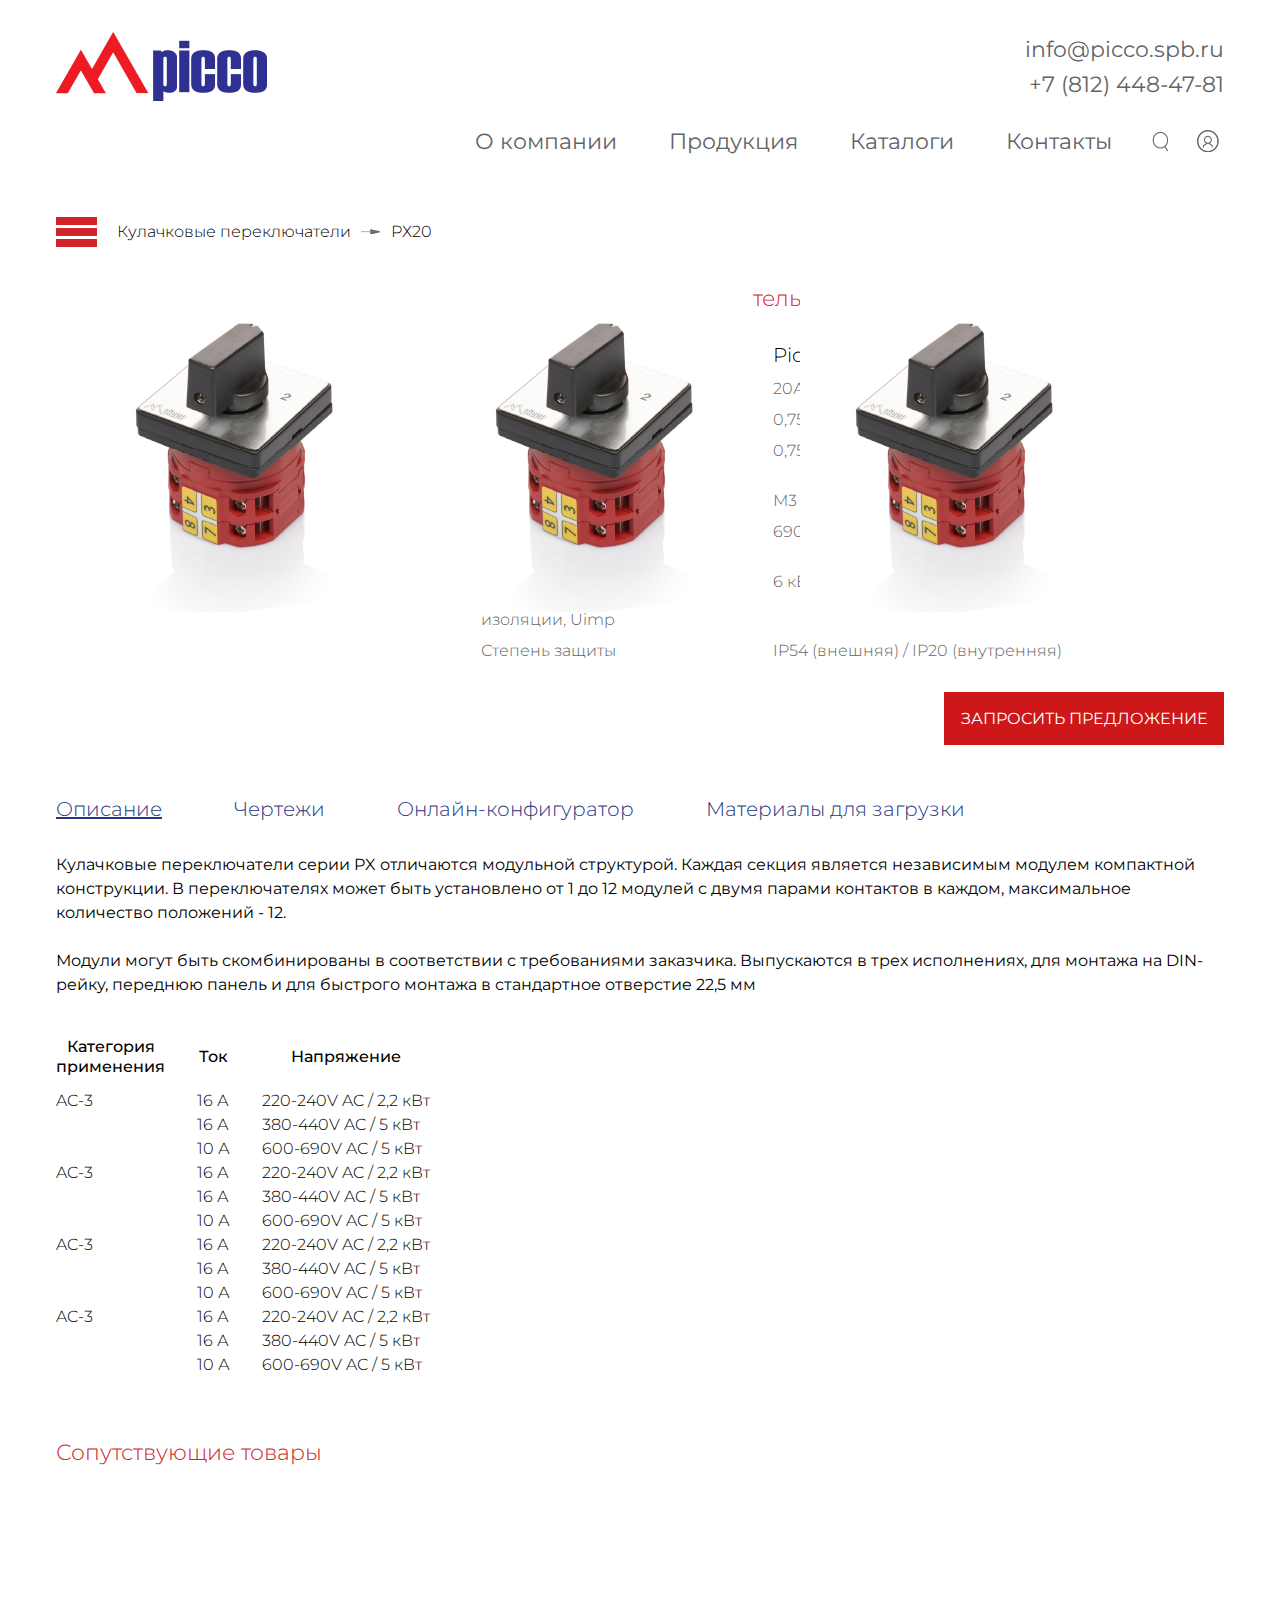
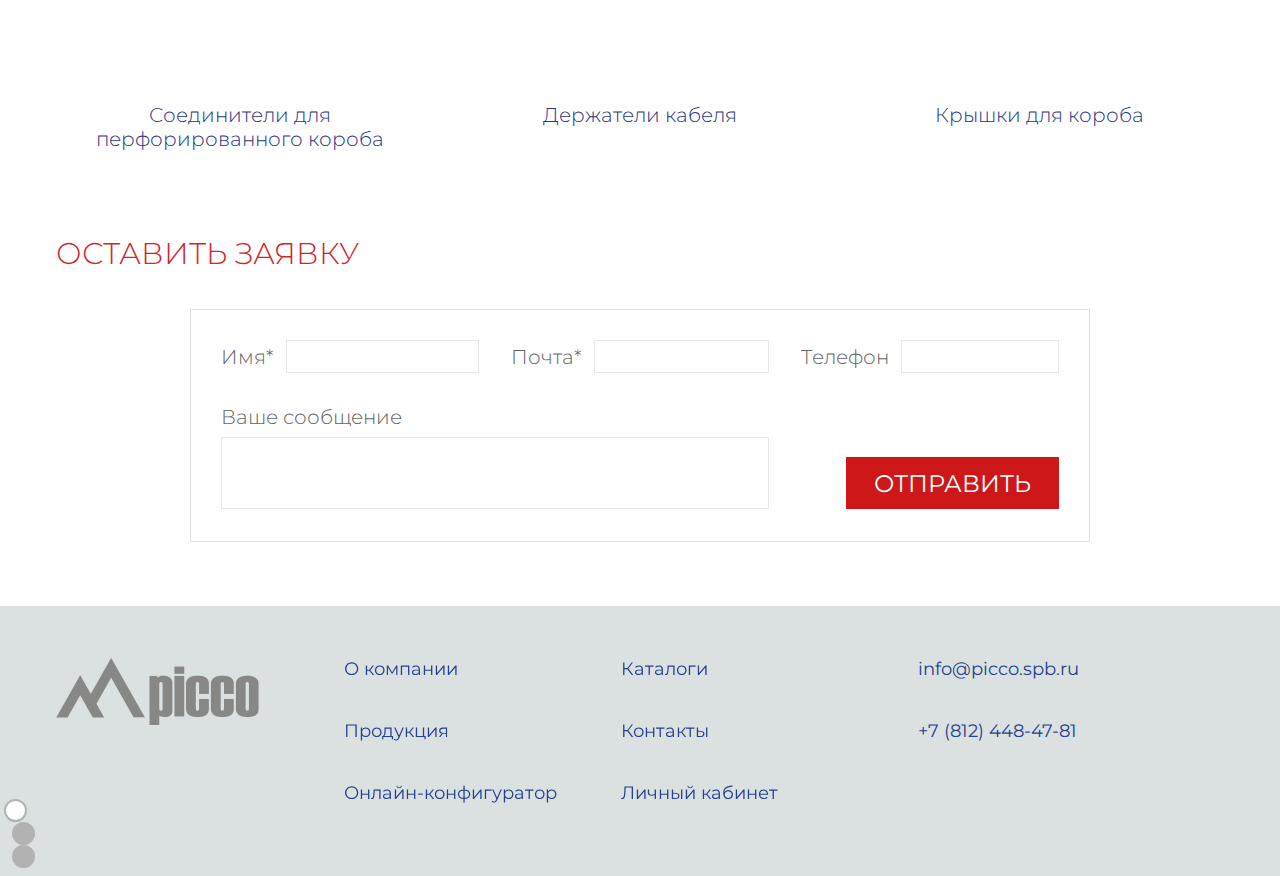
<file: product3.html>
<!DOCTYPE html>
<html lang="ru">
	<head>
		<meta http-equiv="Content-Type" content="text/html; charset=utf-8">

		<!-- Адаптирование страницы для мобильных устройств -->
		<meta name="viewport" content="width=device-width, initial-scale=1, maximum-scale=1">

		<!-- Запрет распознования номера телефона -->
		<meta name="format-detection" content="telephone=no">
		<meta name="SKYPE_TOOLBAR" content ="SKYPE_TOOLBAR_PARSER_COMPATIBLE">

		<!-- Заголовок страницы -->
		<title>Заголовок страницы</title>

		<!-- Данное значение часто используют(использовали) поисковые системы -->
		<meta name="description" content="">
		<meta name="keywords" content="">

		<!-- Изменение цвета панели моб. браузера -->
		<meta name="msapplication-TileColor" content="#2e3192">
		<meta name="theme-color" content="#2e3192">

		<!-- Подключение шрифтов с гугла -->
		<link rel="preconnect" href="https://fonts.gstatic.com">
		<link href="https://fonts.googleapis.com/css2?family=Montserrat:ital,wght@0,100;0,200;0,300;0,400;0,500;0,600;0,700;0,800;0,900;1,100;1,200;1,300;1,400;1,500;1,600;1,700;1,800;1,900&display=swap" rel="stylesheet">

		<!-- Подключение файлов стилей -->
		<link rel="stylesheet" href="https://unpkg.com/swiper/swiper-bundle.min.css">
		<link rel="stylesheet" href="css/swiper.css">
		<link rel="stylesheet" href="css/fancybox.css">
		<link rel="stylesheet" href="css/styles.css">

		<link rel="stylesheet" href="css/response_1207.css" media="print, (max-width: 1207px)">
		<link rel="stylesheet" href="css/response_1023.css" media="print, (max-width: 1023px)">
		<link rel="stylesheet" href="css/response_767.css" media="print, (max-width: 767px)">
		<link rel="stylesheet" href="css/response_479.css" media="(max-width: 479px)">
	</head>

	<body class="inner">
		<div class="wrap">
			<div class="main">
				<header>
					<div class="info">
						<div class="cont row">
							<a href="/" class="logo">
								<img src="images/logo.png" alt="">
							</a>

							<div class="contacts">
								<div class="email">
									<a href="mailto:info@picco.spb.ru">info@picco.spb.ru</a>
								</div>

								<div class="phone">
									<a href="tel:+78124484781">+7 (812) 448-47-81</a>
								</div>
							</div>
						</div>
					</div>


					<div class="bottom">
						<div class="cont row">
							<nav class="menu row">
								<div class="item">
									<a href="/">О компании</a>
								</div>

								<div class="item">
									<a href="/">Продукция</a>
								</div>

								<div class="item">
									<a href="/">Каталоги</a>
								</div>

								<div class="item">
									<a href="/">Контакты</a>
								</div>
							</nav>

							<div class="search modal_cont">
								<button class="btn mini_modal_btn" data-modal-id="#search_modal">
									<img src="images/ic_search.png" alt="">
								</button>

								<div class="mini_modal" id="search_modal">
									<form action="">
										<input type="text" name="" value="" class="input" placeholder="Поиск по сайту...">

										<button type="submit" class="submit_btn"></button>
									</form>
								</div>
							</div>

							<div class="account">
								<a href="/">
									<img src="images/ic_account.png" alt="">
								</a>
							</div>

							<button class="mob_menu_btn">
								<span></span>
							</button>
						</div>
					</div>
				</header>


				<section class="product_info block">
					<div class="cont">
						<div class="head">
							<div class="burger modal_cont">
								<button class="btn mini_modal_btn" data-modal-id="#burger_modal">
									<span></span>
								</button>

								<div class="mini_modal" id="burger_modal">
									<div>
										<a href="/">Кулачковые переключатели</a>

										<div class="sub">
											<div><a href="/">Онлайн-конфигуратор</a></div>
											<div><a href="/">Серия РХ20</a></div>
											<div><a href="/">Серия РХ32</a></div>
											<div><a href="/">Серия РХ40</a></div>
											<div><a href="/">Серия РХ63</a></div>
											<div><a href="/">Серия РХ80</a></div>
										</div>
									</div>

									<div>
										<a href="/">Система контроля микроклимата</a>

										<div class="sub">
											<div><a href="/">Вентиляторы с решеткой и фильтром</a></div>
											<div><a href="/">Вентиляционные  решетки с фильтром</a></div>
										</div>
									</div>

									<div>
										<a href="/">Модульные устройства управления</a>

										<div class="sub">
											<div><a href="/">Кнопки и переключатели</a></div>
											<div><a href="/">Крепежный адаптер</a></div>
											<div><a href="/">Контактные блоки</a></div>
											<div><a href="/">Блоки подсветки</a></div>
											<div><a href="/">Светодиоды</a></div>
											<div><a href="/">Аксессуары</a></div>
										</div>
									</div>

									<div>
										<a href="/">Кабельные наконечники</a>

										<div class="sub">
											<div><a href="/">Изолированные наконечники</a></div>
											<div><a href="/">Изолированные наконечники в ленте</a></div>
											<div><a href="/">Изолированные наконечники EASY ENTRY</a></div>
										</div>
									</div>

									<div>
										<a href="/">Лампы сигнальные</a>

										<div class="sub">
											<div><a href="/">Лампы сигнальные тип “А”</a></div>
											<div><a href="/">Лампы сигнальные тип “В”</a></div>
											<div><a href="/">Лампы сигнальные тип “С”</a></div>
											<div><a href="/">Лампы сигнальные тип “D”</a></div>
											<div><a href="/">Двухцветные лампы</a></div>
											<div><a href="/">Акустические сигнальные устройства</a></div>
											<div><a href="/">Индикаторы положения</a></div>
										</div>
									</div>

									<div>
										<a href="/">Кабельные короба и аксессуары</a>

										<div class="sub">
											<div><a href="/">Кабельные короба</a></div>
											<div><a href="/">DIN-рейка</a></div>
											<div><a href="/">Аксессуары</a></div>
										</div>
									</div>

									<div>
										<a href="/">Моноблочные кнопки и переключатели</a>

										<div class="sub">
											<div><a href="/">Моноблочные кнопки в пластиковом корпусе</a></div>
											<div><a href="/">2-х позиционные переключатели в пластиковом корпусе</a></div>
											<div><a href="/">3-х позиционные переключатели в пластиковом корпусе</a></div>
										</div>
									</div>

									<div>
										<a href="/">Кабельные вводы</a>

										<div class="sub">
											<div><a href="/">Кабельные вводы латунные</a></div>
											<div><a href="/">Кабельные вводы пластиковые</a></div>
											<div><a href="/">Кабельные вводы мембранные</a></div>
										</div>
									</div>

									<div>
										<a href="/">Кабельные стяжки и аксессуары</a>

										<div class="sub">
											<div><a href="/">Кабельные стяжки</a></div>
											<div><a href="/">Многоразовые кабельные стяжки</a></div>
											<div><a href="/">Аксессуары</a></div>
										</div>
									</div>

									<div>
										<a href="/">Кабельная маркировка</a>

										<div class="sub">
											<div><a href="/">Наборная кабельная маркировка</a></div>
											<div><a href="/">Кольцевая кабельная маркировка</a></div>
										</div>
									</div>

									<div>
										<a href="/">Трубки термоусаживаемые</a>

										<div class="sub">
											<div><a href="/">Трубки термоусаживаемые</a></div>
											<div><a href="/">Трубки термоусаживаемые с клеевым слоем</a></div>
											<div><a href="/">Трубки термоусаживаемые в наборах</a></div>
										</div>
									</div>

									<div>
										<a href="/">Аксессуары для организации проводки</a>

										<div class="sub">
											<div><a href="/">Кабельная оплетка</a></div>
											<div><a href="/">Кабельная оплетка обертываемая</a></div>
											<div><a href="/">Универсальный витой жгут</a></div>
										</div>
									</div>
								</div>
							</div>

							<div class="breadcrumbs">
								<a href="/">Кулачковые переключатели</a> <span class="sep"></span>
								<span class="current">РХ20</span>
							</div>
						</div>


						<div class="data">
							<div class="images">
								<div class="swiper-container">
									<div class="swiper-wrapper">
										<div class="slide swiper-slide">
											<img data-src="images/tmp/product_img2.jpg" alt="" class="lozad">
										</div>

										<div class="slide swiper-slide">
											<img data-src="images/tmp/product_img2.jpg" alt="" class="lozad">
										</div>

										<div class="slide swiper-slide">
											<img data-src="images/tmp/product_img2.jpg" alt="" class="lozad">
										</div>
									</div>

									<div class="swiper-pagination"></div>
								</div>
							</div>


							<div class="info">
								<h1 class="product_name">Кулачковый переключатель</h1>

								<div class="features">
									<div class="big">
										<div class="name">Бренд</div>
										<div class="val">Picco</div>
									</div>

									<div>
										<div class="name">Номинальный ток</div>
										<div class="val">20А</div>
									</div>

									<div>
										<div class="name">Одножильный провод</div>
										<div class="val">0,75-4 мм2</div>
									</div>

									<div>
										<div class="name">Многожильный провод с наконечником</div>
										<div class="val">0,75-25 мм2</div>
									</div>

									<div>
										<div class="name">Винт</div>
										<div class="val">М3</div>
									</div>

									<div>
										<div class="name">Номинальное напряжение изоляции, Ui</div>
										<div class="val">690 В</div>
									</div>

									<div>
										<div class="name">Номинальное импульсное выдерживаемое напряжение изоляции, Uimp</div>
										<div class="val">6 кВ</div>
									</div>

									<div>
										<div class="name">Степень защиты</div>
										<div class="val">IP54 (внешняя) / IP20 (внутренняя)</div>
									</div>
								</div>

								<div class="btns">
									<div><button class="send_request_btn btn">ЗАПРОСИТЬ ПРЕДЛОЖЕНИЕ</button></div>
								</div>
							</div>
						</div>


						<div class="tabs_container">
							<div class="tabs">
								<button data-content="#product_tab1" data-level="level1" class="active">Описание</button>
								<button data-content="#product_tab2" data-level="level1">Чертежи</button>
								<button data-content="#product_tab3" data-level="level1" class="tablet_big mob_big">Онлайн-конфигуратор</button>
								<button data-content="#product_tab4" data-level="level1" class="tablet_big mob_big">Материалы для загрузки</button>
							</div>


							<div class="tab_content level1 active" id="product_tab1">
								<div class="text_block">
									<p>Кулачковые переключатели серии PX отличаются модульной структурой. Каждая секция является независимым модулем компактной конструкции. В переключателях может быть установлено от 1 до 12 модулей с двумя парами контактов в каждом, максимальное количество положений - 12.</p>

									<p>Модули могут быть скомбинированы в соответствии с требованиями заказчика. Выпускаются в трех исполнениях, для монтажа на DIN-рейку, переднюю панель и для быстрого монтажа в стандартное отверстие 22,5 мм</p>

									<div class="table_wrap">
										<table>
											<thead>
												<tr>
													<th>Категория<br> применения</th>
													<th>Ток</th>
													<th>Напряжение</th>
												</tr>
											</thead>

											<tbody>
												<tr>
													<td>AC-3</td>
													<td>16 А</td>
													<td>220-240V AC / 2,2 кВт</td>
												</tr>

												<tr>
													<td></td>
													<td>16 А</td>
													<td>380-440V AC / 5 кВт</td>
												</tr>

												<tr>
													<td></td>
													<td>10 А</td>
													<td>600-690V AC / 5 кВт</td>
												</tr>


												<tr>
													<td>AC-3</td>
													<td>16 А</td>
													<td>220-240V AC / 2,2 кВт</td>
												</tr>

												<tr>
													<td></td>
													<td>16 А</td>
													<td>380-440V AC / 5 кВт</td>
												</tr>

												<tr>
													<td></td>
													<td>10 А</td>
													<td>600-690V AC / 5 кВт</td>
												</tr>


												<tr>
													<td>AC-3</td>
													<td>16 А</td>
													<td>220-240V AC / 2,2 кВт</td>
												</tr>

												<tr>
													<td></td>
													<td>16 А</td>
													<td>380-440V AC / 5 кВт</td>
												</tr>

												<tr>
													<td></td>
													<td>10 А</td>
													<td>600-690V AC / 5 кВт</td>
												</tr>


												<tr>
													<td>AC-3</td>
													<td>16 А</td>
													<td>220-240V AC / 2,2 кВт</td>
												</tr>

												<tr>
													<td></td>
													<td>16 А</td>
													<td>380-440V AC / 5 кВт</td>
												</tr>

												<tr>
													<td></td>
													<td>10 А</td>
													<td>600-690V AC / 5 кВт</td>
												</tr>
											</tbody>
										</table>
									</div>
								</div>
							</div>


							<div class="tab_content level1" id="product_tab2">
								<div class="drawings">
									<div class="row">
										<div class="item">
											<a href="images/tmp/drawing_thumb.jpg" class="fancy_img" data-fancybox="drawings">
												<img data-src="images/tmp/drawing_thumb.jpg" alt="" class="lozad">
											</a>
										</div>

										<div class="item">
											<a href="images/tmp/drawing_thumb2.jpg" class="fancy_img" data-fancybox="drawings">
												<img data-src="images/tmp/drawing_thumb2.jpg" alt="" class="lozad">
											</a>
										</div>

										<div class="item">
											<a href="images/tmp/drawing_thumb3.jpg" class="fancy_img" data-fancybox="drawings">
												<img data-src="images/tmp/drawing_thumb3.jpg" alt="" class="lozad">
											</a>
										</div>
									</div>
								</div>
							</div>


							<div class="tab_content level1" id="product_tab3">

							</div>


							<div class="tab_content level1" id="product_tab4">
								<div class="catalogs">
									<div class="row">
										<a href="/" class="catalog">
											<div class="thumb">
												<img data-src="images/tmp/catalog_thumb4.jpg" alt="" class="lozad">
											</div>

											<div class="name">Монтажные аксессуары</div>
										</a>

										<a href="/" class="catalog">
											<div class="thumb">
												<img data-src="images/tmp/catalog_thumb1.jpg" alt="" class="lozad">
											</div>

											<div class="name">Каталог  Picco 2021</div>
										</a>
									</div>
								</div>
							</div>
						</div>
					</div>
				</section>


				<section class="related_products block">
					<div class="cont">
						<div class="block_title">Сопутствующие товары</div>

						<div class="row">
							<a href="/" class="product">
								<div class="thumb">
									<img data-src="images/tmp/related_product_thumb.jpg" alt="" class="lozad">
								</div>

								<div class="name">Соединители для перфорированного короба</div>
							</a>

							<a href="/" class="product">
								<div class="thumb">
									<img data-src="images/tmp/related_product_thumb2.jpg" alt="" class="lozad">
								</div>

								<div class="name">Держатели кабеля</div>
							</a>

							<a href="/" class="product">
								<div class="thumb">
									<img data-src="images/tmp/related_product_thumb3.jpg" alt="" class="lozad">
								</div>

								<div class="name">Крышки для короба</div>
							</a>
						</div>

						<!-- <div class="swiper-container">
							<div class="swiper-wrapper">
								<div class="slide swiper-slide">
									<a href="/" class="product">
										<div class="thumb">
											<img data-src="images/tmp/related_product_thumb.jpg" alt="" class="lozad">
										</div>

										<div class="name">Соединители для перфорированного короба</div>
									</a>
								</div>

								<div class="slide swiper-slide">
									<a href="/" class="product">
										<div class="thumb">
											<img data-src="images/tmp/related_product_thumb2.jpg" alt="" class="lozad">
										</div>

										<div class="name">Держатели кабеля</div>
									</a>
								</div>

								<div class="slide swiper-slide">
									<a href="/" class="product">
										<div class="thumb">
											<img data-src="images/tmp/related_product_thumb3.jpg" alt="" class="lozad">
										</div>

										<div class="name">Крышки для короба</div>
									</a>
								</div>

								<div class="slide swiper-slide">
									<a href="/" class="product">
										<div class="thumb">
											<img data-src="images/tmp/related_product_thumb.jpg" alt="" class="lozad">
										</div>

										<div class="name">Соединители для перфорированного короба</div>
									</a>
								</div>

								<div class="slide swiper-slide">
									<a href="/" class="product">
										<div class="thumb">
											<img data-src="images/tmp/related_product_thumb2.jpg" alt="" class="lozad">
										</div>

										<div class="name">Держатели кабеля</div>
									</a>
								</div>

								<div class="slide swiper-slide">
									<a href="/" class="product">
										<div class="thumb">
											<img data-src="images/tmp/related_product_thumb3.jpg" alt="" class="lozad">
										</div>

										<div class="name">Крышки для короба</div>
									</a>
								</div>
							</div>

							<div class="swiper-pagination"></div>
						</div> -->
					</div>
				</section>


				<section class="order_block block">
					<div class="cont">
						<div class="block_head">
							<div class="title">ОСТАВИТЬ ЗАЯВКУ</div>
						</div>

						<form action="" class="form">
							<div class="columns row">
								<div class="line row width1of3">
									<div class="label">Имя*</div>

									<div class="field">
										<input type="text" name="" value="" class="input">
									</div>
								</div>

								<div class="line row width1of3">
									<div class="label">Почта*</div>

									<div class="field">
										<input type="email" name="" value="" class="input">
									</div>
								</div>

								<div class="line row width1of3">
									<div class="label">Телефон</div>

									<div class="field">
										<input type="tel" name="" value="" class="input">
									</div>
								</div>

								<div class="line width2of3">
									<div class="label">Ваше сообщение</div>

									<div class="field">
										<textarea name=""></textarea>
									</div>
								</div>

								<div class="line submit width1of3">
									<button type="submit" class="submit_btn">ОТПРАВИТЬ</button>
								</div>
							</div>
						</form>
					</div>
				</section>
			</div>


			<footer>
				<div class="cont row">
					<div class="logo">
						<img src="images/logo2.png" alt="">
					</div>

					<div class="links">
						<div><a href="/">О компании</a></div>
						<div><a href="/">Продукция</a></div>
						<div><a href="/">Онлайн-конфигуратор</a></div>
						<div><a href="/">Каталоги</a></div>
						<div><a href="/">Контакты</a></div>
						<div><a href="/">Личный кабинет</a></div>
					</div>

					<div class="contacts">
						<div class="email">
							<a href="mailto:info@picco.spb.ru">info@picco.spb.ru</a>
						</div>

						<div class="phone">
							<a href="tel:+78124484781">+7 (812) 448-47-81</a>
						</div>
					</div>
				</div>
			</footer>


			<div class="overlay"></div>
		</div>


		<div class="supports_error">
			Ваш браузер устарел рекомендуем обновить его до последней версии<br> или использовать другой более современный.
		</div>


		<!-- Подключение javascript файлов -->
		<script src="js/jquery-3.5.0.min.js"></script>
		<script src="js/lozad.min.js"></script>
		<script src="https://unpkg.com/swiper/swiper-bundle.min.js"></script>
		<script src="js/inputmask.min.js"></script>
		<script src="js/masonry.min.js"></script>
		<script src="js/fancybox.min.js"></script>
		<script src="js/functions.js"></script>
		<script src="js/scripts.js"></script>
	</body>
</html>
</file>
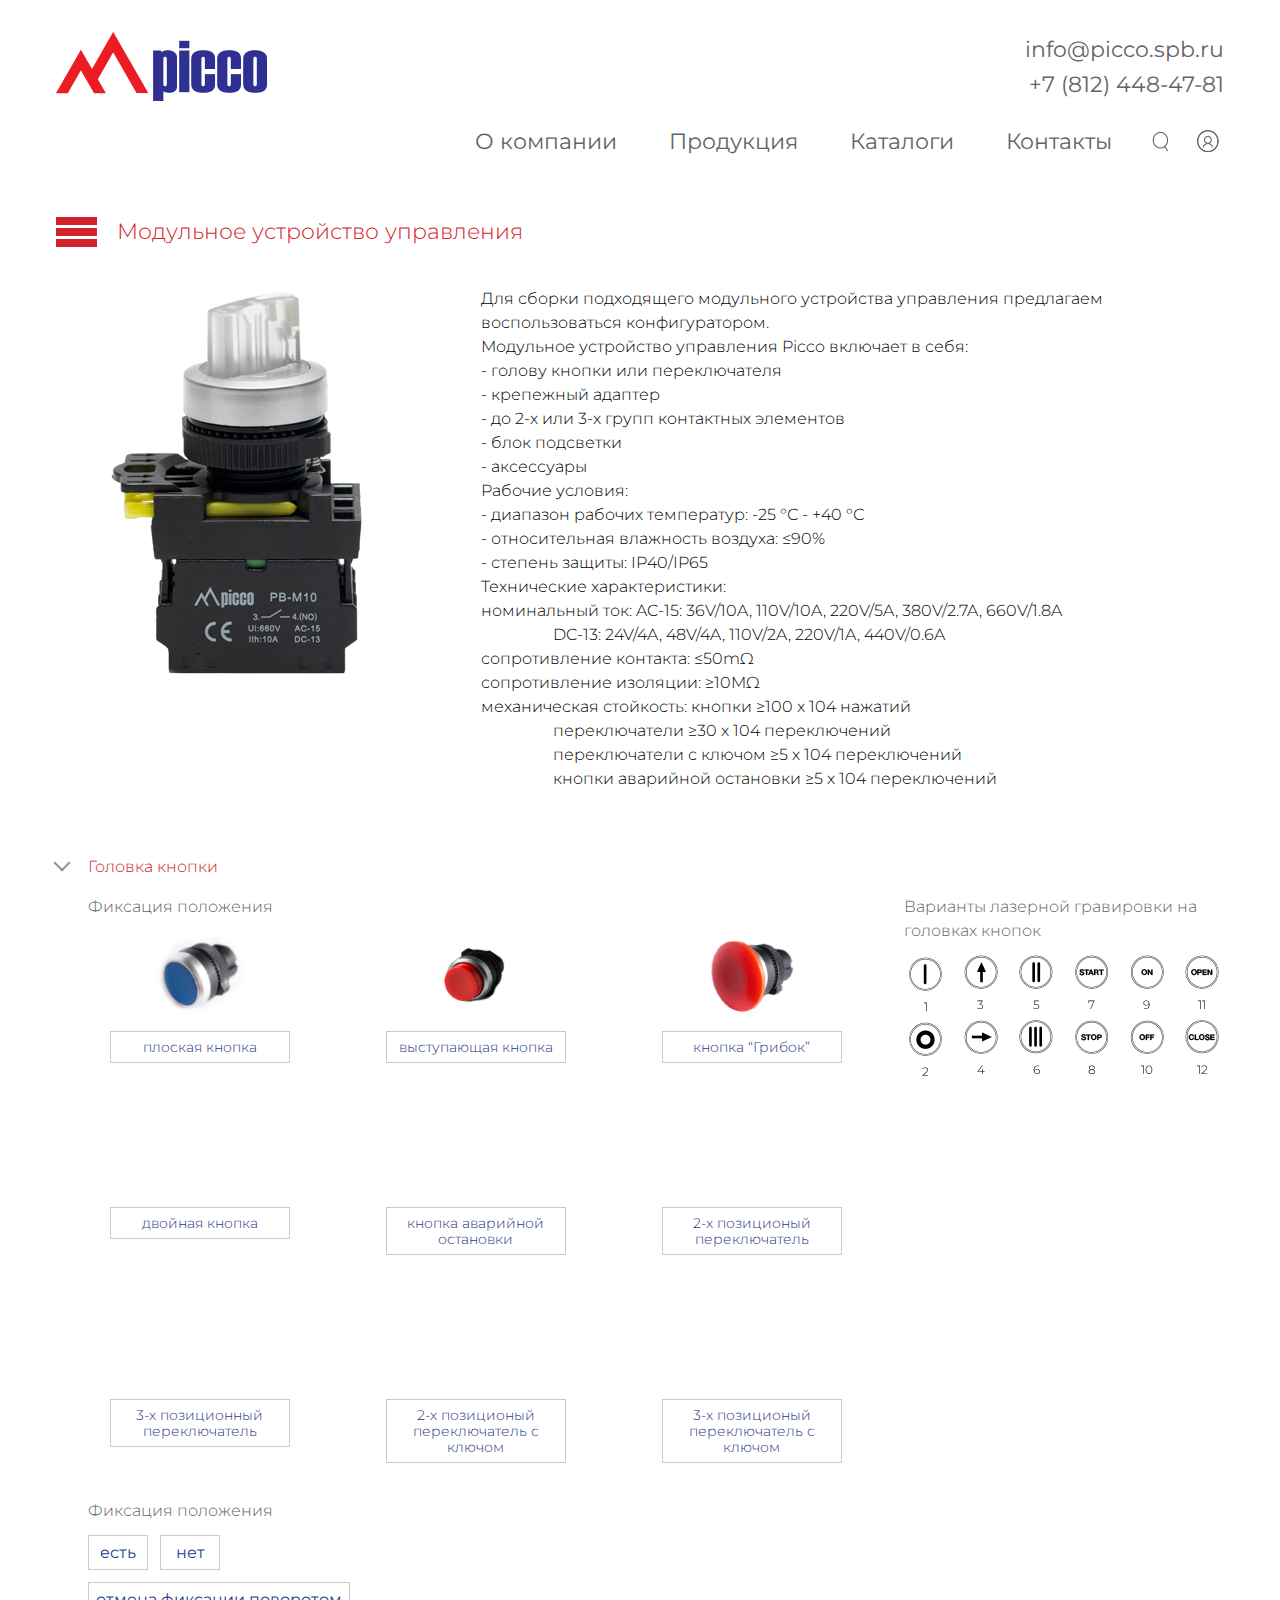
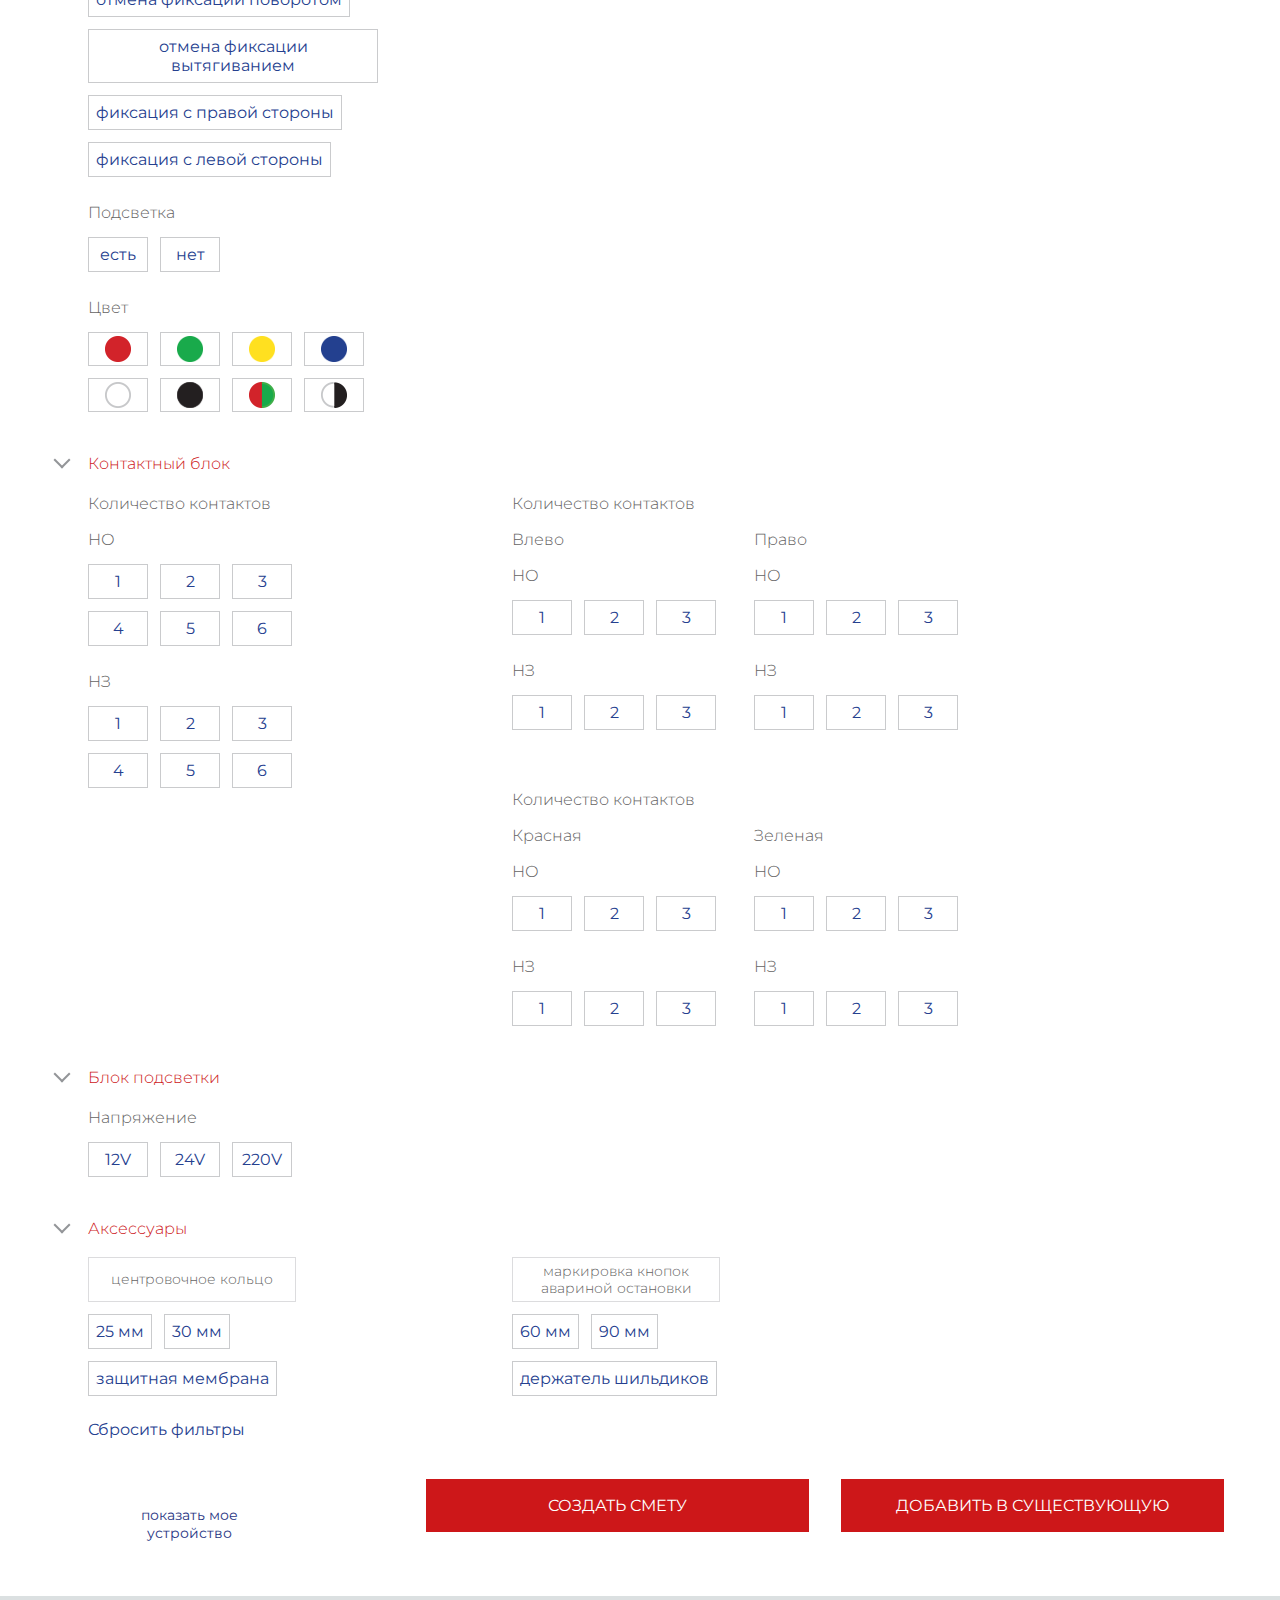
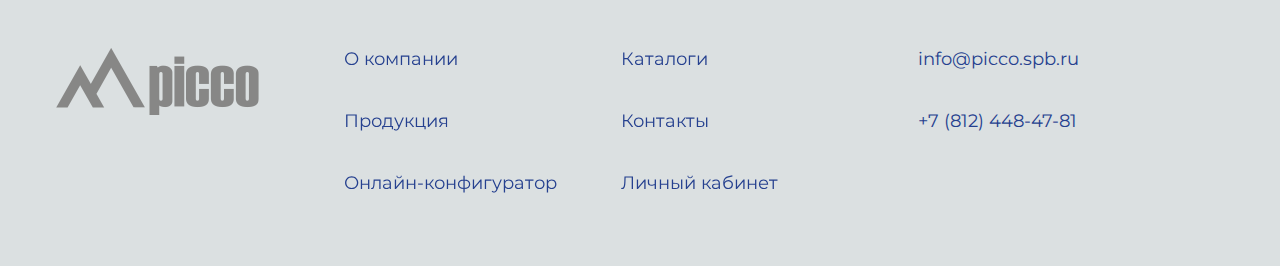
<file: product4.html>
<!DOCTYPE html>
<html lang="ru">
	<head>
		<meta http-equiv="Content-Type" content="text/html; charset=utf-8">

		<!-- Адаптирование страницы для мобильных устройств -->
		<meta name="viewport" content="width=device-width, initial-scale=1, maximum-scale=1">

		<!-- Запрет распознования номера телефона -->
		<meta name="format-detection" content="telephone=no">
		<meta name="SKYPE_TOOLBAR" content ="SKYPE_TOOLBAR_PARSER_COMPATIBLE">

		<!-- Заголовок страницы -->
		<title>Заголовок страницы</title>

		<!-- Данное значение часто используют(использовали) поисковые системы -->
		<meta name="description" content="">
		<meta name="keywords" content="">

		<!-- Изменение цвета панели моб. браузера -->
		<meta name="msapplication-TileColor" content="#2e3192">
		<meta name="theme-color" content="#2e3192">

		<!-- Подключение шрифтов с гугла -->
		<link rel="preconnect" href="https://fonts.gstatic.com">
		<link href="https://fonts.googleapis.com/css2?family=Montserrat:ital,wght@0,100;0,200;0,300;0,400;0,500;0,600;0,700;0,800;0,900;1,100;1,200;1,300;1,400;1,500;1,600;1,700;1,800;1,900&display=swap" rel="stylesheet">

		<!-- Подключение файлов стилей -->
		<link rel="stylesheet" href="https://unpkg.com/swiper/swiper-bundle.min.css">
		<link rel="stylesheet" href="css/swiper.css">
		<link rel="stylesheet" href="css/fancybox.css">
		<link rel="stylesheet" href="css/styles.css">

		<link rel="stylesheet" href="css/response_1207.css" media="print, (max-width: 1207px)">
		<link rel="stylesheet" href="css/response_1023.css" media="print, (max-width: 1023px)">
		<link rel="stylesheet" href="css/response_767.css" media="print, (max-width: 767px)">
		<link rel="stylesheet" href="css/response_479.css" media="(max-width: 479px)">
	</head>

	<body class="inner">
		<div class="wrap">
			<div class="main">
				<header>
					<div class="info">
						<div class="cont row">
							<a href="/" class="logo">
								<img src="images/logo.png" alt="">
							</a>

							<div class="contacts">
								<div class="email">
									<a href="mailto:info@picco.spb.ru">info@picco.spb.ru</a>
								</div>

								<div class="phone">
									<a href="tel:+78124484781">+7 (812) 448-47-81</a>
								</div>
							</div>
						</div>
					</div>


					<div class="bottom">
						<div class="cont row">
							<nav class="menu row">
								<div class="item">
									<a href="/">О компании</a>
								</div>

								<div class="item">
									<a href="/">Продукция</a>
								</div>

								<div class="item">
									<a href="/">Каталоги</a>
								</div>

								<div class="item">
									<a href="/">Контакты</a>
								</div>
							</nav>

							<div class="search modal_cont">
								<button class="btn mini_modal_btn" data-modal-id="#search_modal">
									<img src="images/ic_search.png" alt="">
								</button>

								<div class="mini_modal" id="search_modal">
									<form action="">
										<input type="text" name="" value="" class="input" placeholder="Поиск по сайту...">

										<button type="submit" class="submit_btn"></button>
									</form>
								</div>
							</div>

							<div class="account">
								<a href="/">
									<img src="images/ic_account.png" alt="">
								</a>
							</div>

							<button class="mob_menu_btn">
								<span></span>
							</button>
						</div>
					</div>
				</header>


				<section class="product_info block">
					<div class="cont">
						<div class="head">
							<div class="burger modal_cont">
								<button class="btn mini_modal_btn" data-modal-id="#burger_modal">
									<span></span>
								</button>

								<div class="mini_modal" id="burger_modal">
									<div>
										<a href="/">Кулачковые переключатели</a>

										<div class="sub">
											<div><a href="/">Онлайн-конфигуратор</a></div>
											<div><a href="/">Серия РХ20</a></div>
											<div><a href="/">Серия РХ32</a></div>
											<div><a href="/">Серия РХ40</a></div>
											<div><a href="/">Серия РХ63</a></div>
											<div><a href="/">Серия РХ80</a></div>
										</div>
									</div>

									<div>
										<a href="/">Система контроля микроклимата</a>

										<div class="sub">
											<div><a href="/">Вентиляторы с решеткой и фильтром</a></div>
											<div><a href="/">Вентиляционные  решетки с фильтром</a></div>
										</div>
									</div>

									<div>
										<a href="/">Модульные устройства управления</a>

										<div class="sub">
											<div><a href="/">Кнопки и переключатели</a></div>
											<div><a href="/">Крепежный адаптер</a></div>
											<div><a href="/">Контактные блоки</a></div>
											<div><a href="/">Блоки подсветки</a></div>
											<div><a href="/">Светодиоды</a></div>
											<div><a href="/">Аксессуары</a></div>
										</div>
									</div>

									<div>
										<a href="/">Кабельные наконечники</a>

										<div class="sub">
											<div><a href="/">Изолированные наконечники</a></div>
											<div><a href="/">Изолированные наконечники в ленте</a></div>
											<div><a href="/">Изолированные наконечники EASY ENTRY</a></div>
										</div>
									</div>

									<div>
										<a href="/">Лампы сигнальные</a>

										<div class="sub">
											<div><a href="/">Лампы сигнальные тип “А”</a></div>
											<div><a href="/">Лампы сигнальные тип “В”</a></div>
											<div><a href="/">Лампы сигнальные тип “С”</a></div>
											<div><a href="/">Лампы сигнальные тип “D”</a></div>
											<div><a href="/">Двухцветные лампы</a></div>
											<div><a href="/">Акустические сигнальные устройства</a></div>
											<div><a href="/">Индикаторы положения</a></div>
										</div>
									</div>

									<div>
										<a href="/">Кабельные короба и аксессуары</a>

										<div class="sub">
											<div><a href="/">Кабельные короба</a></div>
											<div><a href="/">DIN-рейка</a></div>
											<div><a href="/">Аксессуары</a></div>
										</div>
									</div>

									<div>
										<a href="/">Моноблочные кнопки и переключатели</a>

										<div class="sub">
											<div><a href="/">Моноблочные кнопки в пластиковом корпусе</a></div>
											<div><a href="/">2-х позиционные переключатели в пластиковом корпусе</a></div>
											<div><a href="/">3-х позиционные переключатели в пластиковом корпусе</a></div>
										</div>
									</div>

									<div>
										<a href="/">Кабельные вводы</a>

										<div class="sub">
											<div><a href="/">Кабельные вводы латунные</a></div>
											<div><a href="/">Кабельные вводы пластиковые</a></div>
											<div><a href="/">Кабельные вводы мембранные</a></div>
										</div>
									</div>

									<div>
										<a href="/">Кабельные стяжки и аксессуары</a>

										<div class="sub">
											<div><a href="/">Кабельные стяжки</a></div>
											<div><a href="/">Многоразовые кабельные стяжки</a></div>
											<div><a href="/">Аксессуары</a></div>
										</div>
									</div>

									<div>
										<a href="/">Кабельная маркировка</a>

										<div class="sub">
											<div><a href="/">Наборная кабельная маркировка</a></div>
											<div><a href="/">Кольцевая кабельная маркировка</a></div>
										</div>
									</div>

									<div>
										<a href="/">Трубки термоусаживаемые</a>

										<div class="sub">
											<div><a href="/">Трубки термоусаживаемые</a></div>
											<div><a href="/">Трубки термоусаживаемые с клеевым слоем</a></div>
											<div><a href="/">Трубки термоусаживаемые в наборах</a></div>
										</div>
									</div>

									<div>
										<a href="/">Аксессуары для организации проводки</a>

										<div class="sub">
											<div><a href="/">Кабельная оплетка</a></div>
											<div><a href="/">Кабельная оплетка обертываемая</a></div>
											<div><a href="/">Универсальный витой жгут</a></div>
										</div>
									</div>
								</div>
							</div>

							<h1 class="product_name">Модульное устройство управления</h1>
						</div>


						<div class="data">
							<div class="images one_image">
								<div class="swiper-container">
									<div class="swiper-wrapper">
										<div class="slide swiper-slide">
											<img data-src="images/tmp/product_img3.jpg" alt="" class="lozad">
										</div>
									</div>

									<!-- <div class="swiper-pagination"></div> -->
								</div>
							</div>


							<div class="info">
								<div class="description">
									Для сборки подходящего модульного устройства управления предлагаем воспользоваться конфигуратором.<br>

									Модульное устройство управления Picco включает в себя:<br>

									- голову кнопки или переключателя<br>
									- крепежный адаптер<br>
									- до 2-х или 3-х групп контактных элементов<br>
									- блок подсветки<br>
									- аксессуары<br>

									Рабочие условия:<br>

									- диапазон рабочих температур: -25 °С - +40 °С<br>
									- относительная влажность воздуха: ≤90%<br>
									- степень защиты: IP40/IP65<br>

									Технические характеристики:<br>

									номинальный ток: AC-15: 36V/10A, 110V/10A, 220V/5A, 380V/2.7A, 660V/1.8A<br>
									<span>DC-13: 24V/4A, 48V/4A, 110V/2A, 220V/1A, 440V/0.6A</span><br>

									сопротивление контакта: ≤50mΩ<br>
									сопротивление изоляции: ≥10MΩ<br>

									механическая стойкость: кнопки ≥100 х 104 нажатий<br>
									<span>переключатели ≥30 х 104 переключений</span><br>
									<span>переключатели с ключом ≥5 х 104 переключений</span><br>
									<span>кнопки аварийной остановки ≥5 х 104 переключений</span>
								</div>
							</div>
						</div>
					</div>
				</section>


				<section class="configurator block">
					<div class="cont">
						<form action="">
							<div class="section">
								<div class="head active">
									<div class="title">Головка кнопки</div>
								</div>

								<div class="data" style="display: block;">
									<div class="row">
										<div class="option type">
											<div class="name">Фиксация положения</div>

											<div class="vals">
												<div class="row">
													<input type="radio" name="type" id="type_check1">
													<label for="type_check1">
														<div class="icon">
															<img data-src="images/tmp/ic_configurator_type1.png" alt="" class="lozad">
														</div>
														<div class="name">плоская кнопка</div>
													</label>

													<input type="radio" name="type" id="type_check2">
													<label for="type_check2">
														<div class="icon">
															<img data-src="images/tmp/ic_configurator_type2.png" alt="" class="lozad">
														</div>
														<div class="name">выступающая кнопка</div>
													</label>

													<input type="radio" name="type" id="type_check3">
													<label for="type_check3">
														<div class="icon">
															<img data-src="images/tmp/ic_configurator_type3.png" alt="" class="lozad">
														</div>
														<div class="name">кнопка “Грибок”</div>
													</label>

													<input type="radio" name="type" id="type_check4">
													<label for="type_check4">
														<div class="icon">
															<img data-src="images/tmp/ic_configurator_type4.png" alt="" class="lozad">
														</div>
														<div class="name">двойная кнопка</div>
													</label>

													<input type="radio" name="type" id="type_check5">
													<label for="type_check5">
														<div class="icon">
															<img data-src="images/tmp/ic_configurator_type5.png" alt="" class="lozad">
														</div>
														<div class="name">кнопка аварийной остановки</div>
													</label>

													<input type="radio" name="type" id="type_check6">
													<label for="type_check6">
														<div class="icon">
															<img data-src="images/tmp/ic_configurator_type6.png" alt="" class="lozad">
														</div>
														<div class="name">2-х позиционый переключатель</div>
													</label>

													<input type="radio" name="type" id="type_check7">
													<label for="type_check7">
														<div class="icon">
															<img data-src="images/tmp/ic_configurator_type7.png" alt="" class="lozad">
														</div>
														<div class="name">3-х позиционный переключатель</div>
													</label>

													<input type="radio" name="type" id="type_check8">
													<label for="type_check8">
														<div class="icon">
															<img data-src="images/tmp/ic_configurator_type8.png" alt="" class="lozad">
														</div>
														<div class="name">2-х позиционый переключатель с ключом</div>
													</label>

													<input type="radio" name="type" id="type_check9">
													<label for="type_check9">
														<div class="icon">
															<img data-src="images/tmp/ic_configurator_type8.png" alt="" class="lozad">
														</div>
														<div class="name">3-х позиционый переключатель с ключом</div>
													</label>
												</div>
											</div>
										</div>

										<div class="option engraving">
											<div class="name">Варианты лазерной гравировки на головках кнопок</div>

											<div class="vals">
												<input type="radio" name="engraving" id="engraving_check1">
												<label for="engraving_check1">
													<img src="images/tmp/ic_configurator_engraving1.png" alt="" class="icon">
													<div>1</div>
												</label>

												<input type="radio" name="engraving" id="engraving_check2">
												<label for="engraving_check2">
													<img src="images/tmp/ic_configurator_engraving2.png" alt="" class="icon">
													<div>2</div>
												</label>

												<input type="radio" name="engraving" id="engraving_check3">
												<label for="engraving_check3">
													<img src="images/tmp/ic_configurator_engraving3.png" alt="" class="icon">
													<div>3</div>
												</label>

												<input type="radio" name="engraving" id="engraving_check4">
												<label for="engraving_check4">
													<img src="images/tmp/ic_configurator_engraving4.png" alt="" class="icon">
													<div>4</div>
												</label>

												<input type="radio" name="engraving" id="engraving_check5">
												<label for="engraving_check5">
													<img src="images/tmp/ic_configurator_engraving5.png" alt="" class="icon">
													<div>5</div>
												</label>

												<input type="radio" name="engraving" id="engraving_check6">
												<label for="engraving_check6">
													<img src="images/tmp/ic_configurator_engraving6.png" alt="" class="icon">
													<div>6</div>
												</label>

												<input type="radio" name="engraving" id="engraving_check7">
												<label for="engraving_check7">
													<img src="images/tmp/ic_configurator_engraving7.png" alt="" class="icon">
													<div>7</div>
												</label>

												<input type="radio" name="engraving" id="engraving_check8">
												<label for="engraving_check8">
													<img src="images/tmp/ic_configurator_engraving8.png" alt="" class="icon">
													<div>8</div>
												</label>

												<input type="radio" name="engraving" id="engraving_check9">
												<label for="engraving_check9">
													<img src="images/tmp/ic_configurator_engraving9.png" alt="" class="icon">
													<div>9</div>
												</label>

												<input type="radio" name="engraving" id="engraving_check10">
												<label for="engraving_check10">
													<img src="images/tmp/ic_configurator_engraving10.png" alt="" class="icon">
													<div>10</div>
												</label>

												<input type="radio" name="engraving" id="engraving_check11">
												<label for="engraving_check11">
													<img src="images/tmp/ic_configurator_engraving11.png" alt="" class="icon">
													<div>11</div>
												</label>

												<input type="radio" name="engraving" id="engraving_check12">
												<label for="engraving_check12">
													<img src="images/tmp/ic_configurator_engraving12.png" alt="" class="icon">
													<div>12</div>
												</label>
											</div>
										</div>
									</div>

									<div class="option">
										<div class="name">Фиксация положения</div>

										<div class="vals">
											<div class="row mini">
												<input type="radio" name="fixing_position" id="fixing_position_check1">
												<label for="fixing_position_check1">есть</label>

												<input type="radio" name="fixing_position" id="fixing_position_check2">
												<label for="fixing_position_check2">нет</label>

												<input type="radio" name="fixing_position" id="fixing_position_check3">
												<label for="fixing_position_check3">отмена фиксации поворотом</label>

												<input type="radio" name="fixing_position" id="fixing_position_check4">
												<label for="fixing_position_check4">отмена фиксации вытягиванием</label>

												<input type="radio" name="fixing_position" id="fixing_position_check5">
												<label for="fixing_position_check5">фиксация с правой стороны</label>

												<input type="radio" name="fixing_position" id="fixing_position_check6">
												<label for="fixing_position_check6">фиксация с левой стороны</label>
											</div>
										</div>
									</div>

									<div class="option">
										<div class="name">Подсветка</div>

										<div class="vals">
											<div class="row">
												<input type="radio" name="backlighting" id="backlighting_check1">
												<label for="backlighting_check1">есть</label>

												<input type="radio" name="backlighting" id="backlighting_check2">
												<label for="backlighting_check2">нет</label>
											</div>
										</div>
									</div>

									<div class="option">
										<div class="name">Цвет</div>

										<div class="vals">
											<div class="row mini">
												<input type="radio" name="color" id="color_check1">
												<label for="color_check1">
													<img src="images/tmp/ic_configurator_color.png" alt="">
												</label>

												<input type="radio" name="color" id="color_check2">
												<label for="color_check2">
													<img src="images/tmp/ic_configurator_color2.png" alt="">
												</label>

												<input type="radio" name="color" id="color_check3">
												<label for="color_check3">
													<img src="images/tmp/ic_configurator_color3.png" alt="">
												</label>

												<input type="radio" name="color" id="color_check4">
												<label for="color_check4">
													<img src="images/tmp/ic_configurator_color4.png" alt="">
												</label>

												<input type="radio" name="color" id="color_check5">
												<label for="color_check5">
													<img src="images/tmp/ic_configurator_color5.png" alt="">
												</label>

												<input type="radio" name="color" id="color_check6">
												<label for="color_check6">
													<img src="images/tmp/ic_configurator_color6.png" alt="">
												</label>

												<input type="radio" name="color" id="color_check7">
												<label for="color_check7">
													<img src="images/tmp/ic_configurator_color7.png" alt="">
												</label>

												<input type="radio" name="color" id="color_check8">
												<label for="color_check8">
													<img src="images/tmp/ic_configurator_color8.png" alt="">
												</label>
											</div>
										</div>
									</div>
								</div>
							</div>


							<div class="section">
								<div class="head active">
									<div class="title">Контактный блок</div>
								</div>

								<div class="data" style="display: block;">
									<div class="row">
										<div class="col">
											<div class="title">Количество контактов</div>

											<div class="option">
												<div class="name">НО</div>

												<div class="vals">
													<div class="row">
														<input type="radio" name="contacts_group1" id="contacts_group1_check1">
														<label for="contacts_group1_check1">1</label>

														<input type="radio" name="contacts_group1" id="contacts_group1_check2">
														<label for="contacts_group1_check2">2</label>

														<input type="radio" name="contacts_group1" id="contacts_group1_check3">
														<label for="contacts_group1_check3">3</label>

														<input type="radio" name="contacts_group1" id="contacts_group1_check4">
														<label for="contacts_group1_check4">4</label>

														<input type="radio" name="contacts_group1" id="contacts_group1_check5">
														<label for="contacts_group1_check5">5</label>

														<input type="radio" name="contacts_group1" id="contacts_group1_check6">
														<label for="contacts_group1_check6">6</label>
													</div>
												</div>
											</div>

											<div class="option">
												<div class="name">НЗ</div>

												<div class="vals">
													<div class="row">
														<input type="radio" name="contacts_group2" id="contacts_group2_check1">
														<label for="contacts_group2_check1">1</label>

														<input type="radio" name="contacts_group2" id="contacts_group2_check2">
														<label for="contacts_group2_check2">2</label>

														<input type="radio" name="contacts_group2" id="contacts_group2_check3">
														<label for="contacts_group2_check3">3</label>

														<input type="radio" name="contacts_group2" id="contacts_group2_check4">
														<label for="contacts_group2_check4">4</label>

														<input type="radio" name="contacts_group2" id="contacts_group2_check5">
														<label for="contacts_group2_check5">5</label>

														<input type="radio" name="contacts_group2" id="contacts_group2_check6">
														<label for="contacts_group2_check6">6</label>
													</div>
												</div>
											</div>
										</div>

										<div class="image aligncenter">
											<img data-src="images/tmp/configurator_contacts_img.png" alt="" class="lozad">
										</div>

										<div class="col big">
											<div class="title">Количество контактов</div>

											<div class="row">
												<div class="col">
													<div class="title">Влево</div>

													<div class="option">
														<div class="name">НО</div>

														<div class="vals">
															<div class="row">
																<input type="radio" name="contacts_group3" id="contacts_group3_check1">
																<label for="contacts_group3_check1">1</label>

																<input type="radio" name="contacts_group3" id="contacts_group3_check2">
																<label for="contacts_group3_check2">2</label>

																<input type="radio" name="contacts_group3" id="contacts_group3_check3">
																<label for="contacts_group3_check3">3</label>
															</div>
														</div>
													</div>

													<div class="option">
														<div class="name">НЗ</div>

														<div class="vals">
															<div class="row">
																<input type="radio" name="contacts_group4" id="contacts_group4_check1">
																<label for="contacts_group4_check1">1</label>

																<input type="radio" name="contacts_group4" id="contacts_group4_check2">
																<label for="contacts_group4_check2">2</label>

																<input type="radio" name="contacts_group4" id="contacts_group4_check3">
																<label for="contacts_group4_check3">3</label>
															</div>
														</div>
													</div>
												</div>


												<div class="col">
													<div class="title">Право</div>

													<div class="option">
														<div class="name">НО</div>

														<div class="vals">
															<div class="row">
																<input type="radio" name="contacts_group5" id="contacts_group5_check1">
																<label for="contacts_group5_check1">1</label>

																<input type="radio" name="contacts_group5" id="contacts_group5_check2">
																<label for="contacts_group5_check2">2</label>

																<input type="radio" name="contacts_group5" id="contacts_group5_check3">
																<label for="contacts_group5_check3">3</label>
															</div>
														</div>
													</div>

													<div class="option">
														<div class="name">НЗ</div>

														<div class="vals">
															<div class="row">
																<input type="radio" name="contacts_group6" id="contacts_group6_check1">
																<label for="contacts_group6_check1">1</label>

																<input type="radio" name="contacts_group6" id="contacts_group6_check2">
																<label for="contacts_group6_check2">2</label>

																<input type="radio" name="contacts_group6" id="contacts_group6_check3">
																<label for="contacts_group6_check3">3</label>
															</div>
														</div>
													</div>
												</div>
											</div>
										</div>


										<div class="col big">
											<div class="title">Количество контактов</div>

											<div class="row">
												<div class="col">
													<div class="title">Красная</div>

													<div class="option">
														<div class="name">НО</div>

														<div class="vals">
															<div class="row">
																<input type="radio" name="contacts_group3" id="contacts_group3_check1">
																<label for="contacts_group3_check1">1</label>

																<input type="radio" name="contacts_group3" id="contacts_group3_check2">
																<label for="contacts_group3_check2">2</label>

																<input type="radio" name="contacts_group3" id="contacts_group3_check3">
																<label for="contacts_group3_check3">3</label>
															</div>
														</div>
													</div>

													<div class="option">
														<div class="name">НЗ</div>

														<div class="vals">
															<div class="row">
																<input type="radio" name="contacts_group4" id="contacts_group4_check1">
																<label for="contacts_group4_check1">1</label>

																<input type="radio" name="contacts_group4" id="contacts_group4_check2">
																<label for="contacts_group4_check2">2</label>

																<input type="radio" name="contacts_group4" id="contacts_group4_check3">
																<label for="contacts_group4_check3">3</label>
															</div>
														</div>
													</div>
												</div>


												<div class="col">
													<div class="title">Зеленая</div>

													<div class="option">
														<div class="name">НО</div>

														<div class="vals">
															<div class="row">
																<input type="radio" name="contacts_group5" id="contacts_group5_check1">
																<label for="contacts_group5_check1">1</label>

																<input type="radio" name="contacts_group5" id="contacts_group5_check2">
																<label for="contacts_group5_check2">2</label>

																<input type="radio" name="contacts_group5" id="contacts_group5_check3">
																<label for="contacts_group5_check3">3</label>
															</div>
														</div>
													</div>

													<div class="option">
														<div class="name">НЗ</div>

														<div class="vals">
															<div class="row">
																<input type="radio" name="contacts_group6" id="contacts_group6_check1">
																<label for="contacts_group6_check1">1</label>

																<input type="radio" name="contacts_group6" id="contacts_group6_check2">
																<label for="contacts_group6_check2">2</label>

																<input type="radio" name="contacts_group6" id="contacts_group6_check3">
																<label for="contacts_group6_check3">3</label>
															</div>
														</div>
													</div>
												</div>
											</div>
										</div>
									</div>
								</div>
							</div>


							<div class="section">
								<div class="head active">
									<div class="title">Блок подсветки</div>
								</div>

								<div class="data" style="display: block;">
									<div class="row">
										<div class="col">
											<!-- <div class="option">
												<div class="vals">
													<div class="row">
														<input type="radio" name="illumination_unit" id="illumination_unit_check1">
														<label for="illumination_unit_check1">есть</label>

														<input type="radio" name="illumination_unit" id="illumination_unit_check2">
														<label for="illumination_unit_check2">нет</label>
													</div>
												</div>
											</div> -->

											<div class="option">
												<div class="name">Напряжение</div>

												<div class="vals">
													<div class="row">
														<input type="radio" name="voltage" id="voltage_check1">
														<label for="voltage_check1">12V</label>

														<input type="radio" name="voltage" id="voltage_check2">
														<label for="voltage_check2">24V</label>

														<input type="radio" name="voltage" id="voltage_check3">
														<label for="voltage_check3">220V</label>
													</div>
												</div>
											</div>
										</div>

										<div class="image">
											<img data-src="images/tmp/configurator_illumination_unit_img.png" alt="" class="lozad">
										</div>
									</div>
								</div>
							</div>


							<div class="section accessories">
								<div class="head active">
									<div class="title">Аксессуары</div>
								</div>

								<div class="data" style="display: block;">
									<div class="row">
										<div class="col">
											<div class="option">
												<div class="name">центровочное кольцо</div>

												<div class="vals">
													<div class="row">
														<input type="radio" name="accessories_group1" id="accessories_group1_check1">
														<label for="accessories_group1_check1">25 мм</label>

														<input type="radio" name="accessories_group1" id="accessories_group1_check2">
														<label for="accessories_group1_check2">30 мм</label>

														<input type="radio" name="accessories_group1" id="accessories_group1_check3">
														<label for="accessories_group1_check3">защитная мембрана</label>
													</div>
												</div>
											</div>
										</div>

										<div class="image">
											<img data-src="images/tmp/configurator_accessories_img.png" alt="" class="lozad">
										</div>


										<div class="col">
											<div class="option">
												<div class="name">маркировка кнопок авариной остановки</div>

												<div class="vals">
													<div class="row">
														<input type="radio" name="accessories_group2" id="accessories_group2_check1">
														<label for="accessories_group2_check1">60 мм</label>

														<input type="radio" name="accessories_group2" id="accessories_group2_check2">
														<label for="accessories_group2_check2">90 мм</label>

														<input type="radio" name="accessories_group2" id="accessories_group2_check3">
														<label for="accessories_group2_check3">держатель шильдиков</label>
													</div>
												</div>
											</div>
										</div>

										<div class="image">
											<img data-src="images/tmp/configurator_accessories_img2.png" alt="" class="lozad">
										</div>
									</div>
								</div>
							</div>

							<button type="reset" class="reset_btn">Сбросить фильтры</button>

							<div class="bottom">
								<div class="preview">
									<img data-src="images/tmp/configurator_preview_img.png" alt="" class="lozad">
									<button class="show_btn">показать мое<br> устройство</button>
								</div>

								<div class="btns">
									<div><button type="button" class="create_estimate_btn btn">СОЗДАТЬ СМЕТУ</button></div>

									<div class="modal_cont">
										<button type="button" class="add_to_estimate_btn btn mini_modal_btn" data-modal-id="#estimates_modal">ДОБАВИТЬ В СУЩЕСТВУЮЩУЮ</button>

										<div class="mini_modal" id="estimates_modal">
											<div><button type="button">Смета 1</button></div>
											<div><button type="button">Смета 2</button></div>
											<div><button type="button">Смета 3</button></div>
										</div>
									</div>
								</div>
							</div>
						</form>
					</div>
				</section>
			</div>


			<footer>
				<div class="cont row">
					<div class="logo">
						<img src="images/logo2.png" alt="">
					</div>

					<div class="links">
						<div><a href="/">О компании</a></div>
						<div><a href="/">Продукция</a></div>
						<div><a href="/">Онлайн-конфигуратор</a></div>
						<div><a href="/">Каталоги</a></div>
						<div><a href="/">Контакты</a></div>
						<div><a href="/">Личный кабинет</a></div>
					</div>

					<div class="contacts">
						<div class="email">
							<a href="mailto:info@picco.spb.ru">info@picco.spb.ru</a>
						</div>

						<div class="phone">
							<a href="tel:+78124484781">+7 (812) 448-47-81</a>
						</div>
					</div>
				</div>
			</footer>


			<div class="overlay"></div>
		</div>


		<div class="supports_error">
			Ваш браузер устарел рекомендуем обновить его до последней версии<br> или использовать другой более современный.
		</div>


		<!-- Подключение javascript файлов -->
		<script src="js/jquery-3.5.0.min.js"></script>
		<script src="js/lozad.min.js"></script>
		<script src="https://unpkg.com/swiper/swiper-bundle.min.js"></script>
		<script src="js/inputmask.min.js"></script>
		<script src="js/masonry.min.js"></script>
		<script src="js/fancybox.min.js"></script>
		<script src="js/functions.js"></script>
		<script src="js/scripts.js"></script>
	</body>
</html>
</file>
<file: css/styles.css>
/* For old browsers */
@supports (not(--css: variables))
{
    .supports_error
    {
        display: flex !important;
    }
}

/* For IE */
@media screen and (-ms-high-contrast: active), (-ms-high-contrast: none)
{
    .supports_error
    {
        display: flex !important;
    }
}



/*-----------
    Fonts
-----------*/
@font-face
{
    font-family: 'HelveticaNeueCyr';
    font-weight: 300;
    font-style: normal;

    font-display: swap;
    src: url('../fonts/HelveticaNeueCyr-Light.woff') format('woff'),
    url('../fonts/HelveticaNeueCyr-Light.ttf') format('truetype');
}



/*------------------
    Reset styles
------------------*/
*
{
    box-sizing: border-box;
    margin: 0;
    padding: 0;
}

*:before,
*:after
{
    box-sizing: border-box;
}

html
{
    -webkit-font-smoothing: antialiased;
    -moz-osx-font-smoothing: grayscale;
        -ms-text-size-adjust: 100%;
    -webkit-text-size-adjust: 100%;
}

body
{
    margin: 0;

    -webkit-tap-highlight-color: transparent;
    -webkit-overflow-scrolling: touch;
    text-rendering: optimizeLegibility;
    text-decoration-skip: objects;
}

img
{
    border-style: none;
}

textarea
{
    overflow: auto;
}

input,
textarea,
input:active,
textarea:active,
button
{
    margin: 0;

    -webkit-border-radius: 0;
            border-radius: 0;
         outline: none transparent !important;
    box-shadow: none;

    -webkit-appearance: none;
            appearance: none;
    -moz-outline: none !important;
}

:focus
{
    outline: 0;
}

:hover,
:active
{
    -webkit-tap-highlight-color: rgba(0,0,0,0);
    -webkit-touch-callout: none;
}


::-ms-clear
{
    display: none;
}



/*-------------------
    Global styles
-------------------*/
:root
{
    --bg: #fff;
    --scroll_width: 17px;
    --text_color: #000;
    --font_size: 16px;
    --font_size_title: 30px;
    --font_family: 'Montserrat', 'Arial', sans-serif;
    --font_family2: 'HelveticaNeueCyr', 'Arial', sans-serif;
}


::selection
{
    color: #fff;

    background: #2e3192;
}

::-moz-selection
{
    color: #fff;

    background: #2e3192;
}


.clear
{
    clear: both;
}

.left
{
    float: left;
}

.right
{
    float: right;
}



html
{
    height: 100%;
    min-height: -moz-available;
    min-height: -webkit-fill-available;
    min-height:         fill-available;
}

html.custom_scroll ::-webkit-scrollbar
{
    width: 10px;
    height: 10px;

    background-color: #ccc;
}

html.custom_scroll ::-webkit-scrollbar-thumb
{
    background-color: #2e3192;
}

html.custom_scroll
{
    scrollbar-color: #2e3192 #ccc;
    scrollbar-width: thin;
}


body
{
    color: var(--text_color);
    font: var(--font_size) var(--font_family);

    height: 100%;
    min-height: -moz-available;
    min-height: -webkit-fill-available;
    min-height:         fill-available;
}


button
{
    color: var(--text_color);
    font: var(--font_size) var(--font_family);

    cursor: pointer;

    border: none;
    background: none;
}


.wrap
{
    position: relative;

    display: flex;
    overflow: hidden;
    flex-direction: column;

    min-width: 360px;
    min-height: 100%;

    background: var(--bg);
}


.main
{
    flex: 1 0 auto;
}


.cont
{
    width: 100%;
    max-width: 1208px;
    margin: 0 auto;
    padding: 0 20px;
}


.lozad
{
    transition: opacity .5s linear;

    opacity: 0;
}

.lozad.loaded
{
    opacity: 1;
}


.row
{
    display: flex;

    justify-content: flex-start;
    align-items: flex-start;
    align-content: flex-start;
    flex-wrap: wrap;
}



.block
{
    margin-bottom: 64px;
}

.block.no_margin
{
    margin-bottom: 0 !important;
}



.overlay
{
    position: fixed;
    z-index: 100;
    top: 0;
    left: 0;

    display: none;

    width: 100%;
    height: 100%;

    opacity: .65;
    background: #000;
}



.supports_error
{
    font-family: 'Arial', sans-serif;
    font-size: 20px;
    line-height: 30px;

    position: fixed;
    z-index: 1000;
    top: 0;
    left: 0;

    display: none;

    width: 100%;
    height: 100%;
    padding: 20px;

    text-align: center;

    background: #fff;

    justify-content: center;
    align-items: center;
    align-content: center;
    flex-wrap: wrap;
}

.supports_error.show
{
    display: flex;
}



/*----------
    Tabs
----------*/
.tabs
{
    display: flex;

    margin-bottom: 32px;

    justify-content: flex-start;
    align-items: stretch;
    align-content: stretch;
    flex-wrap: wrap;
}

.tabs button
{
    color: #283583;
    font-size: 20px;
    font-weight: 300;
    line-height: 24px;

    display: block;
}

.tabs button + button
{
    margin-left: 72px;
}

.tabs button:hover,
.tabs button.active
{
    text-decoration: underline;
}


.tab_content
{
    position: relative;

    visibility: hidden;
    overflow: hidden;

    height: 0;

    pointer-events: none;

    opacity: 0;
}

.tab_content.active
{
    visibility: visible;
    overflow: visible;

    height: auto;

    transition: opacity .5s linear;
    pointer-events: auto;

    opacity: 1;
}



/*----------------
    Mini modal
----------------*/
.modal_cont
{
    position: relative;
}

.mini_modal_link
{
    display: inline-block;

    vertical-align: top;
}

.mini_modal
{
    position: absolute;
    z-index: 100;
    top: calc(100% + 30px);
    left: 0;

    visibility: hidden;

    transition: .2s linear;
    pointer-events: none;

    opacity: 0;
}

.mini_modal.active
{
    top: 100%;

    visibility: visible;

    pointer-events: auto;

    opacity: 1;
}



/*------------
    Header
------------*/
header
{
    position: relative;
    z-index: 101;
    top: 0;
    left: 0;

    width: 100%;
    padding: 32px 0;

    transition: background .2s linear;
}

.inner header
{
    margin-bottom: 28px;
}



header .info .cont
{
    justify-content: space-between;
    align-items: center;
    align-content: center;
}


header .bottom
{
    margin-top: 24px;
}

header .bottom .cont
{
    position: relative;

    justify-content: flex-end;
    align-items: center;
    align-content: center;
}



header .logo,
header .logo img
{
    display: block;
}



header .contacts
{
    color: #636466;
    font-size: 22px;

    text-align: right;
}

header .contacts > * + *
{
    margin-top: 8px;
}

header .contacts a
{
    color: currentColor;

    white-space: nowrap;
    text-decoration: none;
}



header .menu
{
    justify-content: space-between;
}

header .menu .item + .item
{
    margin-left: 52px;
}

header .menu .item > a
{
    color: #636466;
    font-size: 22px;
    line-height: normal;

    display: block;

    transition: color .2s linear;
    text-decoration: none;
}

header .menu .item:hover > a,
header .menu .item > a.active
{
    color: #000;
}


header .search
{
    position: static;

    margin-left: 32px;
}


header .search .btn
{
    display: flex;

    width: 32px;
    height: 32px;

    justify-content: center;
    align-items: center;
    align-content: center;
    flex-wrap: wrap;
}

header .search .btn img
{
    display: block;

    max-width: 100%;
    max-height: 100%;
}


header .search .mini_modal
{
    left: 24px;

    width: calc(100% - 48px);
    margin-top: 2px;
}

header .search .mini_modal form
{
    display: flex;

    justify-content: flex-start;
    align-items: center;
    align-content: center;
    flex-wrap: wrap;
}

header .search .mini_modal form ::-webkit-input-placeholder
{
    color: #000;
}

header .search .mini_modal form :-moz-placeholder
{
    color: #000;
}

header .search .mini_modal form :-ms-input-placeholder
{
    color: #000;
}

header .search .mini_modal form .input
{
    color: var(--text_color);
    font-family: var(--font_family);
    font-size: var(--font_size);

    display: block;

    width: 100%;
    height: 28px;
    padding: 0 52px 0 20px;

    border: none;
    background: #ddd;
}

header .search .mini_modal form .submit_btn
{
    display: flex;

    width: 32px;
    height: 28px;

    justify-content: center;
    align-items: center;
    align-content: center;
    flex-wrap: wrap;
}

header .search .mini_modal form .submit_btn img
{
    display: block;

    max-width: 100%;
    max-height: 100%;
}



header .account a
{
    display: flex;

    width: 32px;
    height: 32px;
    margin-left: 16px;

    justify-content: center;
    align-items: center;
    align-content: center;
    flex-wrap: wrap;
}

header .account a img
{
    display: block;

    max-width: 100%;
    max-height: 100%;
}



header .mob_menu_btn
{
    display: none;

    width: 46px;
    height: 38px;
    margin-right: -10px;
    margin-left: 12px;
    padding: 10px;

    justify-content: center;
    align-items: center;
    align-content: center;
    flex-wrap: wrap;
}

header .mob_menu_btn span
{
    position: relative;

    display: block;

    width: 100%;
    height: 2px;

    transition: background .2s linear;

    background: #636466;
}

header .mob_menu_btn span:before,
header .mob_menu_btn span:after
{
    position: absolute;
    top: -8px;
    left: 0;

    display: block;

    width: 100%;
    height: 100%;

    content: '';
    transition: .2s linear;

    background: #636466;
}

header .mob_menu_btn span:after
{
    top: 8px;
}

header .mob_menu_btn.active span
{
    background: transparent;
}

header .mob_menu_btn.active span:before
{
    top: 0;

    transform: rotate(45deg);
}

header .mob_menu_btn.active span:after
{
    top: 0;

    transform: rotate(-45deg);
}



/*----------------
    Block head
----------------*/
.block_head
{
    width: 100%;
    margin-bottom: 40px;
}


.block_head .title
{
    color: #d2232a;
    font-size: var(--font_size_title);
    font-weight: 300;
    line-height: 100%;

    text-transform: uppercase;
}



/*------------------
    Form elements
------------------*/
.form
{
    --form_border_color: #e6e7e8;
    --form_focus_color: #333;
    --form_error_color: red;
    --form_bg_color: #fff;
    --form_placeholder_color: #ccc;
}


.form ::-webkit-input-placeholder
{
    color: var(--form_placeholder_color);
}

.form :-moz-placeholder
{
    color: var(--form_placeholder_color);
}

.form :-ms-input-placeholder
{
    color: var(--form_placeholder_color);
}


.form .cols
{
    display: flex;

    justify-content: space-between;
    align-items: flex-start;
    align-content: flex-start;
    flex-wrap: wrap;
}

.form .cols .col
{
    width: calc(50% - 24px);
}


.form .columns
{
    margin-left: calc(var(--form_columns_offset) * -1);

    --form_columns_offset: 32px;
}

.form .columns > *
{
    width: calc(50% - var(--form_columns_offset));
    margin-left: var(--form_columns_offset);
}


.form .columns > *.width1of3
{
    width: calc(33.333% - var(--form_columns_offset));
}

.form .columns > *.width2of3
{
    width: calc(66.666% - var(--form_columns_offset));
}

.form .columns > *.width3of3
{
    width: calc(100% - var(--form_columns_offset));
}


.form .line
{
    margin-bottom: 32px;
}

.form .line.row
{
    justify-content: flex-end;
    flex-wrap: nowrap;
}

.form .line.row .label
{
    display: flex;

    min-height: 33px;
    margin: 0;
    padding-right: 12px;

    justify-content: flex-start;
    align-items: center;
    align-content: center;
    flex-wrap: wrap;
}

.form .line.row .field
{
    width: 100%;
}


.form .label
{
    color: #636466;
    font-size: 20px;
    font-weight: 300;

    margin-bottom: 8px;
}


.form .field
{
    position: relative;
}


.form .input
{
    color: var(--text_color);
    font: var(--font_size) var(--font_family);

    display: block;

    width: 100%;
    height: 33px;
    padding: 0 12px;

    transition: border-color .2s linear;

    border: 1px solid var(--form_border_color);
    border-radius: var(--form_border_radius);
    background: var(--form_bg_color);
}

.form textarea
{
    color: var(--text_color);
    font: var(--font_size) var(--font_family);

    display: block;

    width: 100%;
    height: 72px;
    padding: 6px 12px;

    resize: none;
    transition: border-color .2s linear;

    border: 1px solid var(--form_border_color);
    border-radius: var(--form_border_radius);
    background: var(--form_bg_color);
}


.form .input:-webkit-autofill
{
    -webkit-box-shadow: inset 0 0 0 50px var(--form_bg_color) !important;
}


.form .input:focus,
.form textarea:focus,
.form .nice-select.open .current
{
    border-color: var(--form_focus_color);
}

.form .error,
.form .error + .nice-select .current
{
    border-color: var(--form_error_color);
}


.form input[type=checkbox],
.form input[type=radio]
{
    display: none;
}

.form input[type=checkbox] + label,
.form input[type=radio] + label
{
    font-size: 14px;
    line-height: 16px;

    position: relative;

    display: table-cell;

    height: 20px;
    padding-left: 30px;

    cursor: pointer;
    text-align: left;
    vertical-align: middle;
}

.form input[type=checkbox] + label a
{
    color: var(--text_color);

    transition: .2s linear;
}

.form input[type=checkbox] + label a:hover
{
    text-decoration: none;
}

.form input[type=checkbox] + label:before,
.form input[type=radio] + label:before
{
    position: absolute;
    top: 0;
    left: 0;

    display: block;

    width: 20px;
    height: 20px;

    content: '';
    transition: .2s linear;

    border: 1px solid var(--form_border_color);
    border-radius: var(--form_border_radius);
}

.form input[type=checkbox] + label:after
{
    position: absolute;
    top: 5px;
    left: 5px;

    display: block;

    width: 10px;
    height: 6px;

    content: '';
    transition: opacity .2s linear;
    transform: rotate(-45deg);

    opacity: 0;
    border-bottom: 2px solid #fff;
    border-left: 2px solid #fff;
}

.form input[type=radio] + label:before
{
    border-radius: 50%;
}

.form input[type=checkbox]:checked + label:after
{
    opacity: 1;
}

.form input[type=radio]:checked + label:before
{
    background: var(--form_border_color);
    box-shadow: inset 0 0 0 5px #fff;
}


.form select
{
    display: none;
}

.form .nice-select
{
    position: relative;

    display: block;
}

.form .nice-select .current
{
    color: var(--form_placeholder_color);
    line-height: 38px;

    position: relative;

    display: block;
    overflow: hidden;

    height: 40px;
    padding: 0 50px 0 20px;

    cursor: pointer;
    transition: .2s linear;
    white-space: nowrap;
    text-overflow: ellipsis;

    border: 1px solid var(--form_border_color);
    border-radius: var(--form_border_radius);
    background: var(--form_bg_color);
}

.form .nice-select .current.selected
{
    color: var(--text_color);
}

.form .nice-select .current:after
{
    position: absolute;
    top: 0;
    right: 15px;
    bottom: 0;

    display: block;

    width: 14px;
    height: 14px;
    margin: auto;

    content: '';
    transform: rotate(-45deg);

    border-bottom: 2px solid var(--text_color);
    border-left: 2px solid var(--text_color);
}

.form .nice-select .list
{
    position: absolute;
    z-index: 9;
    top: calc(100% + 30px);
    left: 0;

    visibility: hidden;
    overflow: hidden;

    min-width: 100%;
    padding: 5px 0;

    transition: .2s linear;

    opacity: 0;
    border: 1px solid var(--form_border_color);
    border-radius: 0 0 var(--form_border_radius) var(--form_border_radius);
    background: var(--form_bg_color);
}

.form .nice-select.open .list
{
    top: calc(100% - 1px);

    visibility: visible;

    opacity: 1;
}

.form .nice-select .list .scrollbar
{
    overflow: auto;

    max-height: 240px;
}

.form .nice-select .list .list_item
{
    padding: 10px 20px;

    cursor: pointer;
    transition: .2s linear;
}

.form .nice-select .list .list_item:empty
{
    display: none;
}

.form .nice-select .list .list_item:hover,
.form .nice-select .list .list_item.selected
{
    color: #fff;

    background: var(--form_border_color);
}


.form input[type=file]
{
    display: none;
}

.form input[type=file] + label
{
    cursor: pointer;

    flex-wrap: nowrap;
}


.form .submit
{
    display: flex;

    justify-content: flex-start;
    align-items: center;
    align-content: center;
    flex-wrap: wrap;
}

.form .submit_btn
{
    color: #fff;
    font-size: 24px;

    display: inline-block;

    height: 52px;
    padding: 0 28px;

    transition: .2s linear;
    vertical-align: top;
    text-transform: uppercase;

    background: #cd1719;
}



/*----------------
    Typography
----------------*/
.text_block
{
    color: #646363;
    font-size: 20px;
}


.text_block > :last-child,
.text_block .cols .col > :last-child
{
    margin-bottom: 0 !important;
}

.text_block > :first-child,
.text_block .cols .col > :first-child
{
    margin-top: 0 !important;
}


.text_block > *,
.text_block .cols .col > *
{
    margin-bottom: 24px;
}


.text_block h2
{
    color: #cd1719;
    font-size: var(--font_size_title);
    font-weight: 300;
    line-height: 100%;

    margin-bottom: 24px;
}


.text_block * + h2
{
    margin-top: 52px;
}

.text_block h2 + *
{
    margin-top: 0 !important;
}

.text_block h2 + h2
{
    margin-top: 52px !important;
}


.text_block img
{
    display: block;

    max-width: 100%;
}

.text_block img.loaded
{
    height: auto !important;
}


.text_block .cols
{
    display: flex;

    margin-top: 52px;
    margin-bottom: 52px;

    justify-content: space-between;
    align-items: flex-start;
    align-content: flex-start;
    flex-wrap: wrap;
}

.text_block .cols .col
{
    width: calc(50% - 52px);
}


.text_block .table_wrap
{
    overflow: auto;

    max-width: 100%;
    margin-top: 40px;
    margin-bottom: 40px;
}

.text_block table
{
    border-spacing: 0;
    border-collapse: collapse;
}

.text_block table th
{
    font-weight: 500;
    line-height: 20px;

    padding-bottom: 12px;
    padding-left: 32px;

    vertical-align: middle;
}

.text_block table td
{
    font-weight: 300;

    padding-left: 32px;

    text-align: left;
    vertical-align: top;
}

.text_block table th:first-child,
.text_block table td:first-child
{
    padding-left: 0;
}



/*-----------------
    Main slider
-----------------*/
.main_slider .slide
{
    position: relative;
    z-index: 3;

    overflow: hidden;
}


.main_slider .slide .bg
{
    position: absolute;
    z-index: -1;
    top: 0;
    left: 0;

    width: 100%;
    height: 100%;

    background-repeat: no-repeat;
    background-position: 50%;
    background-size: auto 100%;
}


.main_slider .slide .cont
{
    min-height: 640px;
    padding-top: 60px;
    padding-bottom: 60px;
}


.main_slider .slide .info
{
    display: inline-block;

    vertical-align: top;
}

.main_slider .slide .title
{
    color: #fff;
    font-size: 30px;
    font-weight: 700;
    line-height: 100%;

    display: inline-block;

    padding: 12px 16px;

    vertical-align: top;

    border: 1px solid;
}

.main_slider .slide .desc
{
    color: #fff;
    font-size: 18px;

    width: 264px;
    max-width: 100%;
    margin-top: 20px;
}


.main_slider .swiper-container-horizontal > .swiper-pagination-bullets,
.main_slider .swiper-pagination-custom,
.main_slider .swiper-pagination-fraction
{
    bottom: 17px;
}



/*----------------
    Categories
----------------*/
.categories .swiper-container
{
    overflow: visible !important;

    padding-bottom: 23px;
}

.categories .swiper-container .slide
{
    visibility: hidden;

    transition: opacity .2s linear, visibility .2s linear;
    pointer-events: none;

    opacity: 0;
}

.categories .swiper-container .slide.visible
{
    visibility: visible;

    pointer-events: auto;

    opacity: 1;
}



.categories .category
{
    color: #636466;
    font-size: var(--font_size_title);
    font-weight: 300;
    line-height: normal;

    display: block;

    text-align: center;
    text-decoration: none;
}


.categories .category .thumb
{
    position: relative;

    overflow: hidden;

    margin-top: 12px;
    padding-bottom: 100%;
}

.categories .category .thumb div
{
    position: absolute;
    top: 0;
    left: 0;

    display: flex;

    width: 100%;
    height: 100%;

    justify-content: center;
    align-items: center;
    align-content: center;
    flex-wrap: wrap;
}

.categories .category .thumb img
{
    display: block;

    max-width: 100%;
    max-height: 100%;
}



/*--------------
    Articles
--------------*/
.articles .row
{
    margin-bottom: -15px;
    margin-left: -15px;

    --articles_gutter: 15px;
}

.articles .row > *
{
    width: calc(33.333% - 15px);
    margin-bottom: 15px;
    margin-left: 15px;
}



.articles .article
{
    position: relative;

    text-align: center;

    background: #f1f1f1;
}

.articles .article.bg2
{
    background: #acb8bb;
}

.articles .article.bg3
{
    background: #f6f6f6;
}

.articles .article.bg4
{
    background: #e5edef;
}

.articles .article.bg5
{
    background: #fff;
}

.articles .article.bg6
{
    background: #f9f9f9;
}


.articles .article .thumb
{
    display: block;

    background: #ddd;
}

.articles .article .thumb img
{
    display: block;

    width: 100%;
}


.articles .article .info
{
    padding: 20px 16px;
}


.articles .article .name
{
    color: #25408f;
    font-weight: 700;
}

.articles .article .name a
{
    color: currentColor;

    display: inline-block;

    vertical-align: top;
    text-decoration: none;
}

.articles .article .name a:hover
{
    text-decoration: none;
}


.articles .article .date
{
    color: #636466;

    margin-top: 12px;
}


.articles .article .desc
{
    margin-top: 12px;
}



.articles .all_link
{
    margin-top: 32px;
}

.articles .all_link a
{
    color: #25408f;
    font-size: 18px;

    display: inline-block;

    vertical-align: top;
    white-space: nowrap;
    text-decoration: none;
}

.articles .all_link a:hover
{
    text-decoration: underline;
}



/*--------------
    Catalogs
--------------*/
.catalogs
{
    padding-bottom: 32px;
}


.catalogs .data
{
    width: 800px;
    max-width: 100%;
    margin-right: auto;
    margin-left: auto;
}


.catalogs .row
{
    margin-bottom: -36px;
    margin-left: -58px;
}

.catalogs .row > *
{
    width: calc(33.333% - 58px);
    margin-bottom: 36px;
    margin-left: 58px;
}


.catalogs .catalog
{
    color: #25408f;

    display: block;

    text-align: center;
    text-decoration: none;
}

.catalogs .catalog .thumb
{
    position: relative;

    display: block;
    overflow: hidden;

    margin-bottom: 16px;
    padding-bottom: 147%;
}

.catalogs .catalog .thumb img
{
    position: absolute;
    bottom: 0;
    left: 0;

    display: block;

    width: 100%;
    max-height: 100%;
}

.catalogs .catalog:hover
{
    text-decoration: underline;
}



/*---------------------
    Categories wall
---------------------*/
.categories_wall
{
    padding-bottom: 32px;
}


.categories_wall .row
{
    margin-bottom: -52px;
    margin-left: -52px;
}

.categories_wall .row > *
{
    width: calc(50% - 52px);
    margin-bottom: 52px;
    margin-left: 52px;
}


.categories_wall .category
{
    display: flex;

    justify-content: space-between;
    align-items: flex-start;
    align-content: flex-start;
    flex-wrap: wrap;
}


.categories_wall .category .thumb
{
    width: 232px;
    max-width: 100%;

    align-self: center;
}

.categories_wall .category .thumb img
{
    display: block;

    max-width: 100%;
    margin: 0 auto;
}

.categories_wall .category .thumb + *
{
    width: calc(100% - 248px);
}


.categories_wall .category .main
{
    color: #cd1719;
    font-size: 24px;
    font-weight: 300;
    line-height: 28px;
}

.categories_wall .category .main a
{
    color: currentColor;

    display: inline-block;

    vertical-align: top;
    text-decoration: none;
}

.categories_wall .category .main a:hover
{
    text-decoration: underline;
}


.categories_wall .category .sub
{
    color: #636466;
    font-weight: 300;

    margin-top: 24px;
}

.categories_wall .category .sub > * + *
{
    margin-top: 10px;
}

.categories_wall .category .sub a
{
    color: currentColor;

    display: inline-block;

    vertical-align: top;
    text-decoration: none;
}

.categories_wall .category .sub a:hover
{
    text-decoration: underline;
}



/*-------------------
    Category info
-------------------*/
.category_info .head
{
    display: flex;

    margin-bottom: 40px;

    justify-content: flex-start;
    align-items: center;
    align-content: center;
    flex-wrap: wrap;
}


.category_info .head .burger
{
    margin-right: 20px;
}


.category_info .head .burger .btn
{
    display: flex;

    width: 41px;
    height: 30px;

    justify-content: center;
    align-items: center;
    align-content: center;
    flex-wrap: wrap;
}

.category_info .head .burger .btn span
{
    position: relative;

    display: block;

    width: 100%;
    height: 8px;

    background: #d2232a;
}

.category_info .head .burger .btn span:before,
.category_info .head .burger .btn span:after
{
    position: absolute;
    top: -11px;
    left: 0;

    display: block;

    width: 100%;
    height: 100%;

    content: '';

    background: #d2232a;
}

.category_info .head .burger .btn span:after
{
    top: 11px;
}


.category_info .head .burger .mini_modal
{
    left: -20px;

    width: 360px;
    margin-top: 12px;
    padding: 12px 0;

    background: #fff;
    box-shadow: 0 3px 5px rgba(0,0,0,.3);
}

.category_info .head .burger .mini_modal > * > a
{
    color: #d2232a;
    font-size: 18px;
    font-weight: 300;

    position: relative;

    display: block;

    padding: 8px 40px 8px 24px;

    text-decoration: none;
}

.category_info .head .burger .mini_modal > * > a:after
{
    position: absolute;
    top: 0;
    right: 16px;
    bottom: 0;

    display: block;

    width: 10px;
    height: 10px;
    margin: auto;

    content: '';
    transform: rotate(-45deg);

    border-right: 1px solid;
    border-bottom: 1px solid;
}

.category_info .head .burger .mini_modal > *:hover > a
{
    text-decoration: underline;
}


.category_info .head .burger .mini_modal .sub
{
    position: absolute;
    top: 0;
    left: 100%;

    visibility: hidden;

    width: 100%;
    min-height: 100%;
    padding: 12px 0;

    transition: .2s linear;
    pointer-events: none;

    opacity: 0;
    background: #fff;
    box-shadow: 0 3px 5px rgba(0,0,0,.3);
}

.category_info .head .burger .mini_modal > *:hover .sub,
.category_info .head .burger .mini_modal > * .sub.show
{
    visibility: visible;

    pointer-events: auto;

    opacity: 1;
}

.category_info .head .burger .mini_modal .sub a
{
    color: #636466;
    font-size: 16px;
    font-weight: 300;

    display: block;

    padding: 8px 24px;

    text-decoration: none;
}

.category_info .head .burger .mini_modal .sub a:hover
{
    text-decoration: underline;
}


.category_info .head .name
{
    color: #d2232a;
    font-size: 24px;
    font-weight: 300;
}



.category_info .sub_categories
{
    width: 940px;
    max-width: 100%;
    margin-right: auto;
    margin-left: auto;
}


.category_info .sub_categories .row
{
    margin-bottom: -52px;
    margin-left: -52px;
}

.category_info .sub_categories .row > *
{
    width: calc(33.333% - 52px);
    margin-bottom: 52px;
    margin-left: 52px;
}


.category_info .sub_categories .category
{
    color: #25408f;
    font-size: 18px;

    display: block;

    text-align: center;
    text-decoration: none;
}

.category_info .sub_categories .category .thumb
{
    display: flex;

    height: 180px;
    margin-bottom: 12px;

    justify-content: center;
    align-items: center;
    align-content: center;
    flex-wrap: wrap;
}

.category_info .sub_categories .category .thumb img
{
    display: block;

    max-width: 100%;
    max-height: 100%;
}

.category_info .sub_categories .category:hover
{
    text-decoration: underline;
}



/*-------------------
    Contacts info
-------------------*/
.contacts_info
{
    padding-bottom: 32px;
}


.contacts_info .data
{
    width: calc(50% - 20px);
}


.contacts_info .data .company_name
{
    color: #cd1719;
    font-size: var(--font_size_title);
    font-weight: 300;
    line-height: 100%;
}


.contacts_info .data .company_desc
{
    color: #646363;
    font-size: 20px;
    font-weight: 300;

    margin-top: 4px;
}


.contacts_info .data .item
{
    color: #646363;
    font-size: 20px;
    font-weight: 300;

    margin-top: 32px;
}

.contacts_info .data .item .val
{
    margin-top: 4px;
}

.contacts_info .data .item .val a
{
    color: #283583;

    white-space: nowrap;
    text-decoration: none;
}

.contacts_info .data .item .val a:hover
{
    text-decoration: underline;
}


.contacts_info .data .item.location .val
{
    color: #283583;
}

.contacts_info .data .item.location button
{
    font-size: inherit;
    font-weight: inherit;

    text-align: left;
}


.contacts_info .map_wrap
{
    position: relative;

    overflow: hidden;

    width: calc(50% - 20px);
    margin-left: auto;
    padding-bottom: 50%;

    background: #ddd;
}

.contacts_info .map_wrap .map
{
    position: absolute;
    top: 0;
    left: 0;

    display: none;

    width: 100%;
    height: 100%;
}



/*---------------------
    Categories list
---------------------*/
.categories_list > *
{
    color: #636466;
    font-size: 22px;

    display: flex;

    text-decoration: none;

    justify-content: space-between;
    align-items: center;
    align-content: center;
    flex-wrap: wrap;
}

.categories_list > * .icon
{
    display: flex;

    width: 68px;
    height: 56px;

    justify-content: center;
    align-items: center;
    align-content: center;
    flex-wrap: wrap;
}

.categories_list > * .icon img
{
    display: block;

    max-width: 100%;
    max-height: 100%;
}

.categories_list > * .icon + *
{
    width: calc(100% - 88px);
}



/*----------------
    About info
----------------*/
.about_info .bottom
{
    margin-top: 52px;

    justify-content: space-between;
}

.about_info .bottom .block_title
{
    color: #cd1719;
    font-size: var(--font_size_title);
    font-weight: 300;
    line-height: 100%;

    margin-bottom: 32px;
}


.about_info .video
{
    width: calc(50% - 32px);
}

.about_info .video .iframe
{
    position: relative;

    overflow: hidden;

    padding-bottom: 56.25%;

    background: #ddd;
}

.about_info .video .iframe iframe
{
    position: absolute;
    top: 0;
    left: 0;

    display: block;

    width: 100%;
    height: 100%;
}


.about_info .socials
{
    width: calc(50% - 32px);
}

.about_info .socials .items > * + *
{
    margin-top: 30px;
}

.about_info .socials .items > *
{
    display: flex;

    justify-content: flex-start;
    align-items: flex-start;
    align-content: flex-start;
    flex-wrap: wrap;
}

.about_info .socials .items a
{
    color: #636466;
    font-size: 22px;

    display: flex;

    text-decoration: none;

    justify-content: flex-start;
    align-items: center;
    align-content: center;
    flex-wrap: wrap;
}

.about_info .socials .items img
{
    display: block;

    width: 55px;
    margin-right: 17px;
}

.about_info .socials .items span
{
    max-width: calc(100% - 72px);
}



/*-----------------------
    LK info - LK menu
-----------------------*/
.lk_info .lk_menu
{
    color: #283583;
    font-size: 18px;
    font-weight: 300;

    display: flex;

    margin-bottom: 40px;
    margin-left: -64px;

    justify-content: flex-start;
    align-items: flex-start;
    align-content: flex-start;
    flex-wrap: wrap;
}

.lk_info .lk_menu > *
{
    margin-bottom: 12px;
    margin-left: 64px;
}

.lk_info .lk_menu a
{
    color: currentColor;

    text-decoration: none;
}

.lk_info .lk_menu a:hover
{
    text-decoration: underline;
}



/*------------------------
    LK info - Personal
------------------------*/
.lk_info .personal .form
{
    width: 740px;
    max-width: 100%;
}

.lk_info .personal .form .line.row .label
{
    font-size: 18px;

    width: 164px;
}

.lk_info .personal .form .line.row .field
{
    width: calc(100% - 164px);
}



/*------------------------
    LK info - Products
------------------------*/
.lk_info .products table
{
    width: 100%;

    border-spacing: 0;
    border-collapse: collapse;
}


.lk_info .products table th
{
    font-weight: 300;

    padding-bottom: 14px;

    text-align: left;
    vertical-align: middle;

    border-bottom: 1px solid #b5b5b7;
}

.lk_info .products table th + th
{
    padding-left: 20px;
}


.lk_info .products table td
{
    padding: 19px 0;

    text-align: left;
    vertical-align: middle;

    border-bottom: 1px solid #b5b5b7;
}

.lk_info .products table td + td
{
    padding-left: 20px;
}


.lk_info .products table td.thumb
{
    width: 152px;
    min-width: 152px;

    table-layout: fixed;

    vertical-align: top;

    border-color: transparent;
}

.lk_info .products table td.thumb img
{
    display: block;

    max-width: 100%;
}


.lk_info .products table td.name
{
    color: #25408f;
}


.lk_info .products .links
{
    margin-top: 40px;

    text-align: right;
}

.lk_info .products .links button
{
    color: #fff;

    display: inline-block;

    padding: 16px 24px;

    vertical-align: top;
    text-transform: uppercase;

    background: #cd1719;
}



/*-------------------------
    LK info - Estimates
-------------------------*/
.lk_info .estimates .spoler
{
    width: 40px;
    min-width: 40px;
    padding: 0 !important;

    border-color: transparent !important;
}

.lk_info .estimates .number
{
    width: 72px;
    min-width: 72px;
}

.lk_info .estimates .date
{
    width: 150px;
    min-width: 150px;
}


.lk_info .estimates .titles
{
    font-weight: 300;

    display: flex;

    padding-bottom: 14px;

    text-align: center;
    white-space: nowrap;

    border-bottom: 1px solid #b5b5b7;

    justify-content: flex-start;
    align-items: stretch;
    align-content: stretch;
    flex-wrap: nowrap;
}

.lk_info .estimates .titles > *
{
    border: none !important;
}

.lk_info .estimates .titles > * + *
{
    padding-left: 16px;
}


.lk_info .estimates .estimate
{
    font-family: var(--font_family2);
    font-weight: 300;

    display: flex;

    border-bottom: 1px solid #b5b5b7;

    justify-content: flex-start;
    align-items: stretch;
    align-content: stretch;
    flex-wrap: wrap;
}

.lk_info .estimates .estimate > *
{
    padding: 14px 0;
}

.lk_info .estimates .estimate > * + *
{
    padding-left: 16px;
}


.lk_info .estimates .estimate .spoler .btn
{
    position: relative;

    display: block;

    width: 40px;
    height: 47px;
}

.lk_info .estimates .estimate .spoler .btn:after
{
    position: absolute;
    top: -6px;
    right: 0;
    bottom: 0;
    left: 0;

    display: block;

    width: 12px;
    height: 12px;
    margin: auto;

    content: '';
    transition: .2s linear;
    transform: rotate(-45deg);

    border-bottom: 2px solid #526a98;
    border-left: 2px solid #526a98;
}


.lk_info .estimates .estimate .spoler .btn.active:after
{
    top: 6px;

    transform: rotate(-225deg);
}



.lk_info .estimates .product
{
    display: none;

    width: calc(100% - 262px);
    margin-left: auto;
    padding: 0;

    border: none;
    border-bottom: 1px solid #b5b5b7;

    justify-content: flex-start;
    align-items: stretch;
    align-content: stretch;
    flex-wrap: nowrap;
}

.lk_info .estimates .product > * + *
{
    padding-left: 16px;
}

.lk_info .estimates .product.show
{
    display: flex;
}


.lk_info .estimates .product .name
{
    width: 100%;
}

.lk_info .estimates .product .articul
{
    width: 82px;
    min-width: 82px;
}

.lk_info .estimates .product .packaging
{
    width: 92px;
    min-width: 92px;
}

.lk_info .estimates .product .amount
{
    width: 112px;
    min-width: 112px;
}

.lk_info .estimates .product .sizes
{
    width: 116px;
    min-width: 116px;
}

.lk_info .estimates .product .balance
{
    width: 172px;
    min-width: 172px;
}


.lk_info .estimates .estimate .product > *
{
    padding-top: 14px;
    padding-bottom: 14px;
}

.lk_info .estimates .estimate .product .name
{
    color: #25408f;
}



.lk_info .estimates .links
{
    display: flex;

    width: calc(100% + 30px);
    margin-top: 40px;
    margin-bottom: 2px;
    margin-left: -30px;

    justify-content: flex-end;
    align-items: center;
    align-content: center;
    flex-wrap: wrap;
}

.lk_info .estimates .estimate .links
{
    display: none;

    margin-top: 24px;
}

.lk_info .estimates .estimate .links.show
{
    display: flex;
}

.lk_info .estimates .links button
{
    color: #fff;

    display: block;

    width: 212px;
    max-width: calc(100% - 30px);
    margin-bottom: 12px;
    margin-left: 30px;
    padding: 16px 8px;

    text-transform: uppercase;

    background: #cd1719;
}

.lk_info .estimates .links button.copy_btn
{
    background: #a3bee3;
}



/*------------------
    Product info
------------------*/
.product_info .head
{
    display: flex;

    margin-bottom: 40px;

    justify-content: flex-start;
    align-items: center;
    align-content: center;
    flex-wrap: wrap;
}


.product_info .head .burger
{
    margin-right: 20px;
}


.product_info .head .burger .btn
{
    display: flex;

    width: 41px;
    height: 30px;

    justify-content: center;
    align-items: center;
    align-content: center;
    flex-wrap: wrap;
}

.product_info .head .burger .btn span
{
    position: relative;

    display: block;

    width: 100%;
    height: 8px;

    background: #d2232a;
}

.product_info .head .burger .btn span:before,
.product_info .head .burger .btn span:after
{
    position: absolute;
    top: -11px;
    left: 0;

    display: block;

    width: 100%;
    height: 100%;

    content: '';

    background: #d2232a;
}

.product_info .head .burger .btn span:after
{
    top: 11px;
}


.product_info .head .burger .mini_modal
{
    left: -20px;

    width: 360px;
    margin-top: 12px;
    padding: 12px 0;

    background: #fff;
    box-shadow: 0 3px 5px rgba(0,0,0,.3);
}

.product_info .head .burger .mini_modal a
{
    color: #d2232a;
    font-size: 18px;
    font-weight: 300;

    display: block;

    padding: 8px 24px;

    text-decoration: none;
}

.product_info .head .burger .mini_modal a:hover
{
    text-decoration: underline;
}


.product_info .head .breadcrumbs
{
    font-weight: 300;
    line-height: 24px;
}

.product_info .head .breadcrumbs a
{
    color: currentColor;

    text-decoration: none;
}

.product_info .head .breadcrumbs a:hover
{
    text-decoration: underline;
}

.product_info .head .breadcrumbs .sep
{
    position: relative;
    top: -1px;

    display: inline-block;

    width: 20px;
    height: 6px;
    margin: 0 6px;

    vertical-align: middle;

    background: url(../images/ic_bread_sep.png);
}



.product_info .product_name
{
    color: #d2232a;
    font-size: 22px;
    font-weight: 300;
    line-height: 24px;

    display: block;
}



.product_info .data
{
    display: flex;

    justify-content: space-between;
    align-items: flex-start;
    align-content: flex-start;
    flex-wrap: wrap;
}


.product_info .data .images
{
    width: 360px;
    max-width: 100%;
}


.product_info .data .images .swiper-container
{
    padding-bottom: 64px;
}

.product_info .data .images .slide
{
    display: flex;

    justify-content: center;
    align-items: flex-start;
    align-content: flex-start;
    flex-wrap: wrap;
}

.product_info .data .images .slide img
{
    display: block;

    max-width: 100%;
    max-height: 100%;
}


.product_info .data .info
{
    display: flex;

    width: calc(100% - 425px);
    margin-left: auto;

    justify-content: space-between;
    align-items: flex-end;
    align-content: flex-end;
    flex-wrap: wrap;
}


.product_info .data .product_name
{
    width: 100%;
}


.product_info .data .features
{
    color: #646363;
    font-weight: 300;

    width: 100%;
    margin-top: 32px;
}

.product_info .data .features > *
{
    display: flex;

    justify-content: flex-start;
    align-items: flex-start;
    align-content: flex-start;
    flex-wrap: wrap;
}

.product_info .data .features > *.big
{
    color: #000;
    font-size: 20px;
}

.product_info .data .features > * + *
{
    margin-top: 12px;
}

.product_info .data .features .name
{
    width: 292px;
    max-width: 100%;
    padding-right: 12px;
}

.product_info .data .features .val
{
    width: calc(100% - 292px);
}


.product_info .data .description
{
    font-weight: 300;
    line-height: 24px;

    width: 100%;
}

.product_info .data * + .description
{
    margin-top: 20px;
}

.product_info .data .description span
{
    margin-left: 72px;
}


.product_info .data .options
{
    width: calc(100% - 340px);
    margin-top: 20px;
}

.product_info .data .options > * + *
{
    margin-top: 18px;
}

.product_info .data .options .name
{
    font-weight: 300;
    line-height: 24px;

    margin-bottom: 8px;
}

.product_info .data .options .vals
{
    display: flex;

    margin-bottom: -12px;
    margin-left: -12px;

    justify-content: flex-start;
    align-items: flex-start;
    align-content: flex-start;
    flex-wrap: wrap;
}

.product_info .data .options .vals > *
{
    width: calc(20% - 12px);
    margin-bottom: 12px;
    margin-left: 12px;
}

.product_info .data .options .vals input
{
    display: none;
}

.product_info .data .options .vals label
{
    color: #25408f;

    display: block;

    padding: 7px 0;

    cursor: pointer;
    transition: .2s linear;
    text-align: center;

    border: 1px solid #cacbcd;
}

.product_info .data .options .vals input:checked + label
{
    color: #fff;

    border-color: #25408f;
    background: #25408f;
}


.product_info .data .options .reset_btn
{
    color: #25408f;

    display: inline-block;

    cursor: pointer;
    vertical-align: top;
}


.product_info .data .btns
{
    width: 280px;
    max-width: 100%;
    margin-top: 32px;
    margin-left: auto;
}

.product_info .data .btns > * + *
{
    margin-top: 18px;
}

.product_info .data .btns .btn
{
    color: #fff;

    display: block;

    width: 100%;
    padding: 17px 0;

    text-transform: uppercase;

    background: #cd1719;
}


.product_info .data .btns .mini_modal
{
    width: 100%;
    padding: 8px 0;

    background: #fff;
    box-shadow: 0 3px 5px rgb(0 0 0 / 30%);
}

.product_info .data .btns .mini_modal button
{
    color: #d2232a;
    font-size: 18px;
    font-weight: 300;

    display: block;

    padding: 8px 24px;
}



.product_info .tabs_container
{
    margin-top: 52px;
}



.product_info .text_block
{
    color: #000;
    font-size: var(--font_size);
    line-height: 24px;
}



.product_info .drawings .row
{
    margin-bottom: -40px;
    margin-left: -32px;
}

.product_info .drawings .row > *
{
    width: calc(25% - 32px);
    margin-bottom: 40px;
    margin-left: 32px;
}

.product_info .drawings .item a,
.product_info .drawings .item img
{
    display: block;

    max-width: 100%;
    margin-right: auto;
    margin-left: auto;
}



.product_info .catalogs
{
    padding: 0;
}

.product_info .catalogs .row
{
    margin-bottom: -36px;
    margin-left: -24px;
}

.product_info .catalogs .row > *
{
    width: calc(20% - 24px);
    margin-bottom: 36px;
    margin-left: 24px;
}



/*-------------------
    List products
-------------------*/
.list_products .block_title
{
    color: #d2232a;
    font-size: 22px;
    font-weight: 300;
    line-height: 24px;

    margin-bottom: 24px;
}


.list_products .titles
{
    font-size: 18px;
    font-weight: 500;
    line-height: 24px;

    display: flex;

    margin-bottom: 12px;

    justify-content: space-between;
    align-items: flex-start;
    align-content: flex-start;
    flex-wrap: nowrap;
}

.list_products .titles > * + *
{
    padding-left: 16px;
}


.list_products .product
{
    font-family: var(--font_family2);
    font-size: 18px;
    font-weight: 300;
    line-height: 24px;

    display: flex;

    justify-content: space-between;
    align-items: flex-start;
    align-content: flex-start;
    flex-wrap: nowrap;
}

.list_products .product + .product
{
    margin-top: 12px;
}

.list_products .product > * + *
{
    padding-left: 16px;
}


.list_products .product .col_name a
{
    color: #283583;

    text-decoration: none;
}

.list_products .product .col_name a:hover
{
    text-decoration: underline;
}


.list_products .product .amount
{
    position: relative;

    display: inline-block;

    padding-right: 23px;

    vertical-align: top;
}

.list_products .product .amount button
{
    position: absolute;
    z-index: 3;
    top: 0;
    right: 0;

    display: block;

    width: 23px;
    height: 11px;
}

.list_products .product .amount button:after
{
    position: absolute;
    top: 0;
    right: 0;
    bottom: 0;
    left: 0;

    display: block;

    width: 8px;
    height: 8px;
    margin: auto;

    content: '';

    border-right: 4px solid transparent;
    border-bottom: 8px solid #000;
    border-left: 4px solid transparent;
}

.list_products .product .amount button.minus
{
    top: auto;
    bottom: 0;
}

.list_products .product .amount button.minus:after
{
    transform: rotate(180deg);
}

.list_products .product .amount .input
{
    color: #000;
    font-family: var(--font_family);
    font-size: 14px;

    display: block;

    width: 52px;
    height: 22px;
    padding: 0 6px;

    text-align: center;

    border: 1px solid #cecfd0;
    background: none;
}



.list_products .col_articul
{
    width: 134px;
    min-width: 134px;
}

.list_products .col_name
{
    width: 100%;
}

.list_products .col_width
{
    width: 146px;
    min-width: 146px;
}

.list_products .col_color
{
    width: 130px;
    min-width: 130px;
}

.list_products .col_height
{
    width: 136px;
    min-width: 136px;
}

.list_products .col_length
{
    width: 110px;
    min-width: 110px;
}

.list_products .col_packaging
{
    width: 154px;
    min-width: 154px;
}

.list_products .col_amount
{
    width: 144px;
    min-width: 144px;
}



/*----------------------
    Related products
----------------------*/
.related_products
{
    padding-bottom: 24px;
}


.related_products .block_title
{
    color: #d2232a;
    font-size: 22px;
    font-weight: 300;
    line-height: 24px;

    margin-bottom: 16px;
}


.related_products .swiper-container
{
    padding-bottom: 52px;
}


.related_products .row
{
    margin-bottom: -40px;
    margin-left: -32px;
}

.related_products .row > *
{
    width: calc(33.333% - 32px);
    margin-bottom: 40px;
    margin-left: 32px;
}


.related_products .product
{
    color: #283583;
    font-size: 20px;
    font-weight: 300;
    line-height: 24px;

    display: block;

    text-align: center;
    text-decoration: none;
}

.related_products .product .thumb
{
    display: flex;

    height: 202px;
    margin-bottom: 20px;

    justify-content: center;
    align-items: center;
    align-content: center;
    flex-wrap: wrap;
}

.related_products .product .thumb img
{
    display: block;

    max-width: 100%;
    max-height: 100%;
}

.related_products .product:hover
{
    text-decoration: underline;
}



/*------------------
    Configurator
------------------*/
.configurator .section + .section
{
    margin-top: 40px;
}


.configurator .section .head
{
    position: relative;

    padding-left: 32px;

    cursor: pointer;
}

.configurator .section .head:before
{
    position: absolute;
    top: 2px;
    left: 0;

    display: block;

    width: 12px;
    height: 12px;

    content: '';
    transform: rotate(-45deg);

    border-bottom: 2px solid #939598;
    border-left: 2px solid #939598;
}

.configurator .section .head .title
{
    color: #cd1719;
    font-weight: 300;
    line-height: 24px;
}


.configurator .section .data
{
    display: none;

    padding-top: 16px;
    padding-left: 32px;
}


.configurator .row + .option,
.configurator .option + .row,
.configurator .row .col .option + .option,
.configurator .option + .option
{
    margin-top: 24px;
}

.configurator .row .option + .option
{
    margin-top: 0;
}


.configurator .row .col
{
    width: 208px;
    max-width: 100%;
}

.configurator .row .col.big
{
    width: 450px;
}

.configurator .row .col.big + .col.big
{
    margin-left: 424px;
}

.configurator .row .col .title
{
    color: #646363;
    font-weight: 300;
    line-height: 24px;

    margin-bottom: 12px;
}

.configurator .row .col .row
{
    justify-content: space-between;
}


.configurator .row .image
{
    width: 216px;
    max-width: 100%;
    margin: -12px 0;
    padding: 0 24px;
}

.configurator .row .image.aligncenter
{
    align-self: center;
}

.configurator .row .image img
{
    display: block;

    max-width: 100%;
}


.configurator .option .name
{
    color: #646363;
    font-weight: 300;
    line-height: 24px;

    margin-bottom: 12px;
}


.configurator .option .vals .row
{
    display: flex;

    margin-bottom: -12px;
    margin-left: -12px;

    justify-content: flex-start;
    align-items: flex-start;
    align-content: flex-start;
    flex-wrap: wrap;
}

.configurator .option .vals .row.mini
{
    width: 302px;
    max-width: calc(100% + 12px);
}

.configurator .option .vals .row > *
{
    max-width: calc(100% - 12px);
    margin-bottom: 12px;
    margin-left: 12px;
}


.configurator .option .vals input
{
    display: none;
}

.configurator .option .vals label
{
    color: #25408f;

    display: block;

    min-width: 60px;
    padding: 7px;

    cursor: pointer;
    transition: .2s linear;
    text-align: center;

    border: 1px solid #cacbcd;
}

.configurator .option .vals label img
{
    display: block;

    width: 26px;
    height: 26px;
    margin: -4px auto;
}

.configurator .option .vals input:checked + label
{
    color: #fff;

    border-color: #25408f;
    background: #25408f;
}


.configurator .option.type
{
    width: calc(100% - 360px);
}

.configurator .option.type .vals .row
{
    margin-bottom: -32px;
    margin-left: -52px;
}

.configurator .option.type .vals .row > *
{
    width: calc(33.333% - 52px);
    max-width: calc(33.333% - 52px);
    margin-bottom: 32px;
    margin-left: 52px;
}

.configurator .option.type .vals label
{
    padding: 0;

    text-align: center;

    border: none;
}

.configurator .option.type .vals label .icon
{
    display: flex;

    width: 100%;
    height: 88px;
    margin-bottom: 12px;

    justify-content: center;
    align-items: center;
    align-content: center;
    flex-wrap: wrap;
}

.configurator .option.type .vals label .icon img
{
    display: block;

    width: auto;
    max-width: 100%;
    height: auto;
    max-height: 100%;
}

.configurator .option.type .vals label .name
{
    color: #283583;
    font-size: 14px;
    line-height: 16px;

    display: flex;

    width: 180px;
    margin-right: auto;
    margin-left: auto;
    padding: 7px;

    transition: .2s linear;
    text-align: center;

    border: 1px solid #cacbcd;

    justify-content: center;
    align-items: center;
    align-content: center;
    flex-wrap: wrap;
}

.configurator .option.type .vals input:checked + label
{
    color: currentColor;

    border-color: none;
    background: none;
}

.configurator .option.type .vals input:checked + label .name
{
    color: #fff;

    border-color: #25408f;
    background: #25408f;
}


.configurator .option.engraving
{
    width: 320px;
    max-width: 100%;
    margin-left: auto;
}

.configurator .option.engraving .vals
{
    column-gap: 12px;
    column-count: 6;
}

.configurator .option.engraving .vals > *
{
    margin-top: 12px;

    transform: translateZ(0);

    --webkit-column-break-inside: avoid;
    page-break-inside: avoid;
    break-inside: avoid;
}

.configurator .option.engraving .vals > *:nth-child(2)
{
    margin-top: 6px;
}

.configurator .option.engraving .vals label
{
    color: #000;
    font-size: 12px;
    font-weight: 300;

    min-width: 0;
    padding: 0;

    text-align: center;

    border: none;
}

.configurator .option.engraving .vals label .icon
{
    display: block;

    width: auto;
    height: 34px;
    margin-right: auto;
    margin-bottom: 8px;
    margin-left: auto;

    transition: box-shadow .2s linear;

    border-radius: 50%;
}

.configurator .option.engraving .vals input:checked + label
{
    color: currentColor;

    background: none;
}

.configurator .option.engraving .vals input:checked + label .icon
{
    box-shadow: 0 0 0 3px #cd1719;
}


.configurator .accessories .option .name
{
    font-size: 14px;
    line-height: 17px;

    display: flex;

    min-height: 45px;
    padding: 4px 8px;

    text-align: center;

    border: 1px solid #dcdcde;

    justify-content: center;
    align-items: center;
    align-content: center;
    flex-wrap: wrap;
}



.configurator .reset_btn
{
    color: #25408f;

    display: inline-block;

    margin-top: 24px;
    margin-left: 32px;

    cursor: pointer;
    vertical-align: top;
}


.configurator .bottom
{
    display: flex;

    margin-top: 40px;

    justify-content: space-between;
    align-items: center;
    align-content: center;
    flex-wrap: wrap;
}


.configurator .preview
{
    position: relative;

    width: 266px;
    max-width: 100%;
}

.configurator .preview img
{
    display: block;

    max-width: 100%;
    margin: 0 auto;
}

.configurator .preview button
{
    color: #283583;
    font-size: 14px;
    line-height: 18px;

    position: absolute;
    top: 0;
    left: 0;

    display: block;

    width: 100%;
    height: 100%;

    text-align: center;
}


.configurator .btns
{
    display: flex;

    width: calc(100% - 338px);
    margin-bottom: -16px;
    margin-left: -32px;

    justify-content: flex-start;
    align-items: center;
    align-content: center;
    flex-wrap: wrap;
}

.configurator .btns > *
{
    width: calc(50% - 32px);
    margin-bottom: 16px;
    margin-left: 32px;
}

.configurator .btns .btn
{
    color: #fff;

    display: block;

    width: 100%;
    padding: 17px 0;

    text-transform: uppercase;

    background: #cd1719;
}


.configurator .btns .mini_modal
{
    width: 100%;
    padding: 8px 0;

    background: #fff;
    box-shadow: 0 3px 5px rgb(0 0 0 / 30%);
}

.configurator .btns .mini_modal button
{
    color: #d2232a;
    font-size: 18px;
    font-weight: 300;

    display: block;

    padding: 8px 24px;
}



/*-----------------
    Order block
-----------------*/
.order_block .form
{
    width: 900px;
    max-width: 100%;
    margin-right: auto;
    margin-left: auto;
    padding: 30px 30px 0;

    border: 1px solid #dfe0e1;
}

.order_block .form .submit
{
    align-self: flex-end;
    justify-content: flex-end;
}



/*------------
    Footer
------------*/
footer
{
    padding: 52px 0;

    background: #dbe0e1;
}

footer .cont
{
    justify-content: space-between;
}



footer .logo img
{
    display: block;

    max-width: 100%;
}



footer .links
{
    color: #25408f;
    font-size: 18px;

    column-gap: 64px;
    column-count: 2;
}

footer .links > *
{
    transform: translateZ(0);

    --webkit-column-break-inside: avoid;
    page-break-inside: avoid;
    break-inside: avoid;
}

footer .links > * + *
{
    margin-top: 40px;
}

footer .links a
{
    color: currentColor;

    white-space: nowrap;
    text-decoration: none;
}

footer .links a:hover
{
    text-decoration: underline;
}



footer .contacts
{
    color: #25408f;
    font-size: 18px;

    margin-right: 145px;
}

footer .contacts > * + *
{
    margin-top: 40px;
}

footer .contacts a
{
    color: currentColor;

    white-space: nowrap;
    text-decoration: none;
}
</file>
<file: css/response_1207.css>
@media print, (max-width: 1207px)
{
    /*-------------------
        Global styles
    -------------------*/
    :root
    {
        --font_size_title: 28px;
    }



    html.custom_scroll ::-webkit-scrollbar
    {
        width: 5px;
        height: 5px;
    }



    /*----------
        Tabs
    ----------*/
    .tabs
    {
        margin-bottom: 24px;
    }


    .tabs button + button
    {
        margin-left: 60px;
    }

    .tabs button
    {
        font-size: 18px;
    }



    /*------------
        Header
    ------------*/
    header
    {
        padding: 24px 0 32px;
    }


    header .bottom
    {
        margin-top: 16px;
    }


    header .contacts
    {
        font-size: 20px;
    }


    header .menu .item + .item
    {
        margin-left: 40px;
    }

    header .menu .item > a
    {
        font-size: 20px;
    }


    .inner header
    {
        margin-bottom: 24px;
    }



    /*-------------
        Sidebar
    -------------*/



    /*---------------
        Page head
    ---------------*/



    /*----------------
        Block head
    ----------------*/
    .block_head
    {
        margin-bottom: 32px;
    }



    /*------------------
        Form elements
    ------------------*/
    .form .line
    {
        margin-bottom: 24px;
    }

    .form .label
    {
        font-size: 18px;
    }


    .form .submit_btn
    {
        font-size: 20px;

        padding: 0 32px;
    }



    /*----------------
        Typography
    ----------------*/
    .text_block
    {
        font-size: var(--font_size);
        line-height: calc(var(--font_size) + 6px);
    }


    .text_block > *,
    .text_block .cols .col > *
    {
        margin-bottom: 20px;
    }


    .text_block * + h2,
    .text_block h2 + h2
    {
        margin-top: 40px !important;
    }


    .text_block .cols .col
    {
        width: calc(50% - 24px);
    }



    /*-----------------
        Main slider
    -----------------*/
    .main_slider .slide .cont
    {
        min-height: 540px;
    }

    .main_slider .slide .title
    {
        font-size: 26px;
    }

    .main_slider .slide .desc
    {
        font-size: 16px;
        line-height: 22px;

        width: 240px;
    }



    /*----------------
        Categories
    ----------------*/
    .categories .swiper-container
    {
        padding-bottom: 44px;
    }


    .categories .category
    {
        font-size: 20px;
    }

    .categories .category .thumb
    {
        padding-bottom: 80%;
    }



    /*---------------------
        Categories list
    ---------------------*/
    .categories_list > *
    {
        font-size: 20px;
    }



    /*----------------
        About info
    ----------------*/
    .about_info .bottom .block_title
    {
        margin-bottom: 28px;
    }


    .about_info .video
    {
        width: calc(50% - 24px);
    }


    .about_info .socials
    {
        width: calc(50% - 24px);
    }

    .about_info .socials .items > * + *
    {
        margin-top: 24px;
    }

    .about_info .socials .items a
    {
        font-size: 20px;
    }



    /*---------------------
        Categories wall
    ---------------------*/
    .categories_wall
    {
        padding-bottom: 20px;
    }


    .categories_wall .row
    {
        margin-bottom: -52px;
        margin-left: -40px;
    }

    .categories_wall .row > *
    {
        width: calc(50% - 40px);
        margin-bottom: 52px;
        margin-left: 40px;
    }


    .categories_wall .category .thumb
    {
        width: 192px;
    }

    .categories_wall .category .thumb + *
    {
        width: calc(100% - 216px);
    }

    .categories_wall .category .main
    {
        font-size: 20px;
        line-height: 24px;
    }

    .categories_wall .category .sub
    {
        margin-top: 20px;
    }

    .categories_wall .category .sub > * + *
    {
        margin-top: 8px;
    }

    .categories_wall .category .sub a
    {
        font-size: 15px;
    }



    /*-------------------
        Category info
    -------------------*/
    .category_info .head
    {
        margin-bottom: 32px;
    }


    .category_info .head .name
    {
        font-size: 22px;
    }


    .category_info .sub_categories .row
    {
        margin-bottom: -40px;
        margin-left: -40px;
    }

    .category_info .sub_categories .row > *
    {
        width: calc(33.333% - 40px);
        margin-bottom: 40px;
        margin-left: 40px;
    }


    .category_info .sub_categories .category
    {
        font-size: 16px;
    }

    .category_info .sub_categories .category .thumb
    {
        height: 148px;
    }



    /*-------------------
        Contacts info
    -------------------*/
    .contacts_info
    {
        padding-bottom: 24px;
    }


    .contacts_info .data .company_desc
    {
        font-size: 18px;

        margin-top: 8px;
    }


    .contacts_info .data .item
    {
        font-size: 18px;
    }



    /*------------------------
        LK info - Personal
    ------------------------*/
    .lk_info .personal .form .line.row .label
    {
        font-size: 16px;
    }



    /*-------------------------
        LK info - Estimates
    -------------------------*/
    .lk_info .estimates .titles .product.show,
    .lk_info .estimates .titles .product
    {
        display: none !important;
    }


    .lk_info .estimates .number
    {
        width: 92px;
        min-width: 92px;
    }

    .lk_info .estimates .date
    {
        width: 172px;
        min-width: 172px;
    }


    .lk_info .estimates .estimate .product
    {
        width: calc(100% - 56px);
        margin-left: auto;

        border-top: 1px solid #b5b5b7;
    }

    .lk_info .estimates .estimate .product + .product
    {
        margin-top: -1px;
    }

    .lk_info .estimates .estimate .product > *
    {
        position: relative;

        padding-top: 36px;
    }

    .lk_info .estimates .estimate .product > *:before
    {
        color: #000;
        font-size: 12px;
        font-weight: normal;
        line-height: 14px;

        position: absolute;
        top: 0;
        left: 0;

        display: flex;

        width: 100%;
        height: 36px;

        content: attr(data-column);
        text-align: left;
        letter-spacing: 0;
        text-transform: none;

        opacity: .6;

        justify-content: flex-start;
        align-items: center;
        align-content: center;
        flex-wrap: wrap;
    }


    .lk_info .estimates .links
    {
        width: calc(100% + 24px);
        margin-top: 32px;
        margin-left: -24px;
        padding-top: 4px;
        padding-bottom: 8px;
    }

    .lk_info .estimates .links button
    {
        max-width: calc(100% - 24px);
        margin-left: 24px;
    }



    /*------------------
        Product info
    ------------------*/
    .product_info .data .info
    {
        width: calc(100% - 408px);
    }


    .product_info .data .options
    {
        width: 100%;
    }

    .product_info .data .options .vals > *
    {
        width: calc(14.285% - 12px);
    }


    .product_info .data .features > *.big
    {
        font-size: 18px;
    }


    .product_info .data .btns
    {
        display: flex;

        width: calc(100% + 12px);
        max-width: calc(100% + 12px);
        margin-bottom: -12px;
        margin-left: -12px;

        justify-content: flex-start;
        align-items: flex-start;
        align-content: flex-start;
        flex-wrap: wrap;
    }

    .product_info .data .btns > *
    {
        width: calc(50% - 12px);
        margin-bottom: 12px;
        margin-left: 12px;
    }

    .product_info .data .btns > * + *
    {
        margin-top: 0;
    }

    .product_info .data .btns button
    {
        font-size: 14px;

        padding: 16px;
    }



    /*-------------------
        List products
    -------------------*/
    .list_products .block_title
    {
        font-size: 20px;
    }


    .list_products .titles,
    .list_products .product
    {
        font-size: 16px;
        line-height: 22px;
    }


    .list_products .col_articul,
    .list_products .col_width,
    .list_products .col_color,
    .list_products .col_height,
    .list_products .col_length,
    .list_products .col_packaging,
    .list_products .col_amount
    {
        width: 116px;
        min-width: 116px;
    }



    /*----------------------
        Related products
    ----------------------*/
    .related_products .product
    {
        font-size: 18px;
        line-height: 22px;
    }

    .related_products .product .thumb
    {
        height: 180px;
    }



    /*------------------
        Configurator
    ------------------*/
    .configurator .btns
    {
        width: calc(100% - 306px);
        margin-bottom: -12px;
        margin-left: -12px;
    }

    .configurator .btns > *
    {
        width: calc(50% - 12px);
        margin-bottom: 12px;
        margin-left: 12px;
    }



    /*-----------------
        Order block
    -----------------*/
    .order_block .form
    {
        padding: 32px 32px 8px;
    }



    /*------------
        Footer
    ------------*/
    footer
    {
        padding-bottom: 40px;
    }


    footer .links
    {
        font-size: var(--font_size);

        column-gap: 52px;
    }

    footer .links > * + *
    {
        margin-top: 24px;
    }


    footer .contacts
    {
        font-size: var(--font_size);

        margin-right: 0;
    }

    footer .contacts > * + *
    {
        margin-top: 24px;
    }



    /*-----------
        PopUp
    -----------*/
}
</file>
<file: css/response_1023.css>
@media print, (max-width: 1023px)
{
    /*-------------------
        Global styles
    -------------------*/
    :root
    {
        --font_size: 15px;
        --font_size_title: 26px;
    }



    /*----------
        Tabs
    ----------*/
    .tabs button + button
    {
        margin-left: 44px;
    }

    .tabs button
    {
        font-size: 17px;
    }



    /*------------
        Header
    ------------*/
    header
    {
        padding: 20px 0 32px;
    }

    .inner header
    {
        margin-bottom: 20px;
    }


    header .logo,
    header .logo img
    {
        width: 192px;
    }


    header .contacts
    {
        font-size: 18px;
    }

    header .contacts > * + *
    {
        margin-top: 4px;
    }


    header .menu .item > a
    {
        font-size: 18px;
    }



    /*-------------
        Sidebar
    -------------*/



    /*---------------
        Page head
    ---------------*/



    /*----------------
        Block head
    ----------------*/



    /*------------------
        Form elements
    ------------------*/
    .form .columns
    {
        --form_columns_offset: 24px;
    }

    .form .label
    {
        font-size: 16px;
    }

    .form .submit_btn
    {
        font-size: 18px;
    }




    /*----------------
        Typography
    ----------------*/
    .text_block .cols .col
    {
        width: calc(50% - 20px);
    }


    .text_block > img
    {
        width: calc(100% + 48px);
        max-width: calc(100% + 48px);
        margin-right: -24px;
        margin-left: -24px;
    }



    /*--------------
        Articles
    --------------*/
    .articles .row
    {
        margin-bottom: -20px;
        margin-left: -20px;

        --articles_gutter: 20px;
    }

    .articles .row > *
    {
        width: calc(50% - 20px);
        margin-bottom: 20px;
        margin-left: 20px;
    }



    /*---------------------
        Categories list
    ---------------------*/
    .categories_list > *
    {
        font-size: 17px;
    }



    /*----------------
        About info
    ----------------*/
    .about_info .socials .items > * + *
    {
        margin-top: 20px;
    }

    .about_info .socials .items a
    {
        font-size: 18px;
    }

    .about_info .socials .items img
    {
        width: 48px;
        margin-right: 16px;
    }



    /*--------------
        Catalogs
    --------------*/
    .catalogs
    {
        padding-bottom: 0;
    }


    .catalogs .row
    {
        margin-bottom: -40px;
        margin-left: -32px;
    }

    .catalogs .row > *
    {
        width: calc(33.333% - 32px);
        margin-bottom: 40px;
        margin-left: 32px;
    }



    /*---------------------
        Categories wall
    ---------------------*/
    .categories_wall
    {
        padding-bottom: 0;
    }


    .categories_wall .row
    {
        margin-bottom: -40px;
        margin-left: 0;
    }

    .categories_wall .row > *
    {
        width: 100%;
        margin-bottom: 40px;
        margin-left: 0;
    }



    /*-------------------
        Category info
    -------------------*/
    .category_info .head .burger .btn
    {
        width: 36px;
    }

    .category_info .head .burger .btn span
    {
        height: 6px;
    }


    .category_info .head .name
    {
        font-size: 20px;
    }


    .category_info .sub_categories .row
    {
        margin-bottom: -40px;
        margin-left: -32px;
    }

    .category_info .sub_categories .row > *
    {
        width: calc(33.333% - 32px);
        margin-bottom: 40px;
        margin-left: 32px;
    }


    .category_info .sub_categories .category
    {
        font-size: 15px;
    }

    .category_info .sub_categories .category .thumb
    {
        height: 132px;
    }



    /*-------------------
        Contacts info
    -------------------*/
    .contacts_info
    {
        padding-bottom: 0;
    }


    .contacts_info .data
    {
        width: 100%;
    }

    .contacts_info .data .company_desc,
    .contacts_info .data .item
    {
        font-size: 17px;
    }


    .contacts_info .map_wrap
    {
        width: 100%;
        margin-top: 40px;
        padding-bottom: 65%;
    }



    /*-----------------------
        LK info - LK menu
    -----------------------*/
    .lk_info .lk_menu
    {
        font-size: 17px;

        margin-bottom: 32px;
        margin-left: -40px;
    }

    .lk_info .lk_menu > *
    {
        margin-left: 40px;
    }



    /*------------------------
        LK info - Personal
    ------------------------*/
    .lk_info .personal .form .line.row .label
    {
        font-size: 15px;
    }



    /*-------------------------
        LK info - Estimates
    -------------------------*/
    .lk_info .estimates .product
    {
        flex-wrap: wrap;
    }

    .lk_info .estimates .estimate .product > *
    {
        width: 25%;
        min-width: 25%;
        padding-bottom: 16px;
    }

    .lk_info .estimates .estimate .product > *.name
    {
        width: 100%;
        min-width: 100%;
    }



    /*------------------
        Product info
    ------------------*/
    .product_info .head
    {
        margin-bottom: 32px;
    }


    .product_info .head .burger .btn
    {
        width: 36px;
    }

    .product_info .head .burger .btn span
    {
        height: 6px;
    }


    .product_info .head .breadcrumbs
    {
        width: calc(100% - 56px);
    }


    .product_info .product_name
    {
        font-size: 20px;
    }


    .product_info .data .images
    {
        width: 100%;
    }

    .product_info .data .images .swiper-container
    {
        padding-bottom: 52px;
    }

    .product_info .data .images.one_image .swiper-container
    {
        padding-bottom: 0;
    }


    .product_info .data .info
    {
        width: 100%;
        margin-top: 32px;
    }


    .product_info .data .options .vals > *
    {
        width: calc(12.5% - 12px);
    }


    .product_info .data .btns button
    {
        font-size: 15px;

        padding: 16px 20px;
    }



    .product_info .drawings .row > *
    {
        width: calc(33.333% - 32px);
    }



    .product_info .catalogs .row > *
    {
        width: calc(25% - 24px);
    }



    /*-------------------
        List products
    -------------------*/
    .list_products .titles
    {
        display: none;
    }


    .list_products .product
    {
        padding-bottom: 6px;

        border-bottom: 1px solid #b5b5b7;

        flex-wrap: wrap;
        justify-content: flex-start;
    }

    .list_products .product + .product
    {
        padding-top: 8px;
    }


    .list_products .product > *
    {
        position: relative;

        width: 25%;
        min-width: 25%;
        margin-bottom: 12px;
        padding-top: 20px;
    }

    .list_products .product > *:before
    {
        color: #000;
        font-size: 12px;
        font-weight: normal;
        line-height: 14px;

        position: absolute;
        top: 0;
        left: 0;

        display: block;

        width: 100%;
        height: 20px;

        content: attr(data-column);
        text-align: left;
        white-space: nowrap;
        letter-spacing: 0;
        text-transform: none;

        opacity: .6;
    }

    .list_products .product > * + *
    {
        padding-left: 0;
    }



    /*----------------------
        Related products
    ----------------------*/
    .related_products
    {
        padding-bottom: 0;
    }


    .related_products .product
    {
        font-size: 17px;
        line-height: 23px;
    }

    .related_products .product .thumb
    {
        height: 160px;
        margin-bottom: 16px;
    }



    /*------------------
        Configurator
    ------------------*/
    .configurator .option.type
    {
        width: 100%;
    }

    .configurator .option.type .vals .row
    {
        margin-bottom: -32px;
        margin-left: -32px;
    }

    .configurator .option.type .vals .row > *
    {
        width: calc(33.333% - 32px);
        max-width: calc(33.333% - 32px);
        margin-left: 32px;
    }


    .configurator .option.engraving
    {
        width: 100%;
    }


    .configurator .row .option + .option,
    .configurator .row + .option,
    .configurator .option + .row,
    .configurator .row .col .option + .option,
    .configurator .option + .option
    {
        margin-top: 24px;
    }


    .configurator .row .col.big
    {
        width: 208px;
        max-width: 100%;
    }

    .configurator .row .col.big + .col.big
    {
        margin-top: 40px;
        margin-left: 348px;
    }

    .configurator .row .col.big .col + .col
    {
        margin-top: 24px;
    }


    .configurator .row .image
    {
        width: 140px;
        padding: 0 16px;
    }


    .configurator .btns
    {
        width: calc(100% - 338px);
    }

    .configurator .btns > *
    {
        width: calc(100% - 12px);
    }



    /*------------
        Footer
    ------------*/
    footer
    {
        padding: 40px 0 32px;
    }


    footer .logo img
    {
        width: 180px;
    }


    footer .links
    {
        column-gap: 0;
        column-count: 1;
    }

    footer .links > * + *
    {
        margin-top: 12px;
    }


    footer .contacts > * + *
    {
        margin-top: 12px;
    }
}
</file>
<file: css/response_767.css>
@media print, (max-width: 767px)
{
    /*-------------------
        Global styles
    -------------------*/
    :root
    {
        --font_size: 15px;
        --font_size_title: 24px;
    }



    .swiper-container-horizontal > .swiper-pagination-bullets,
    .swiper-pagination-custom,
    .swiper-pagination-fraction
    {
        height: 12px;
    }

    .swiper-pagination-bullet
    {
        width: 12px;
        height: 12px;
    }



    /*----------
        Tabs
    ----------*/
    .tabs
    {
        margin-bottom: 20px;
    }

    .tabs button + button
    {
        margin-left: 0;
    }

    .tabs button
    {
        font-size: 16px;

        width: 50%;
    }

    .tabs button.mob_big
    {
        margin-top: 8px;
    }



    /*------------
        Header
    ------------*/
    .inner header
    {
        margin-bottom: 12px;
    }

    header .bottom
    {
        margin-top: 0;
    }


    header .logo,
    header .logo img
    {
        width: 180px;
    }


    header .contacts
    {
        font-size: 17px;
    }



    header .menu
    {
        position: absolute;
        top: 100%;
        left: 0;

        display: none;

        width: 100%;
        padding: 0 24px 24px;

        text-align: center;

        background: #fff;
    }

    header .menu .item + .item
    {
        margin-top: 20px;
        margin-left: 0;
    }

    header .menu .item > a
    {
        font-size: 18px;
    }



    header .mob_menu_btn
    {
        display: flex;
    }


    .menu_open header
    {
        background: #fff;
    }



    /*-------------
        Sidebar
    -------------*/



    /*---------------
        Page head
    ---------------*/



    /*----------------
        Block head
    ----------------*/
    .block_head
    {
        margin-bottom: 24px;
    }



    /*------------------
        Form elements
    ------------------*/
    .form .columns > *,
    .form .columns > *.width1of3,
    .form .columns > *.width2of3
    {
        width: calc(100% - var(--form_columns_offset));
    }


    .form .cols .col
    {
        width: 100%;
    }


    .form .line
    {
        margin-bottom: 16px;
    }

    .form .line.row .label
    {
        min-width: 92px;
    }


    .form .submit
    {
        margin-bottom: 0 !important;
    }

    .form .submit_btn
    {
        font-size: 16px;

        height: 48px;
    }



    /*----------------
        Typography
    ----------------*/
    .text_block .cols .col
    {
        width: 100%;
    }

    .text_block .cols .col + .col
    {
        margin-top: 40px;
    }



    /*-----------------
        Main slider
    -----------------*/
    .main_slider .slide .cont
    {
        min-height: 440px;
    }

    .main_slider .slide .title
    {
        font-size: 22px;
    }

    .main_slider .slide .desc
    {
        font-size: 15px;
        line-height: 21px;

        width: 224px;
    }



    /*----------------
        Categories
    ----------------*/
    .categories .category
    {
        font-size: 19px;
    }

    .categories .category .thumb
    {
        padding-bottom: 65%;
    }



    /*--------------
        Articles
    --------------*/
    .articles .row
    {
        margin-bottom: -12px;
        margin-left: -12px;

        --articles_gutter: 12px;
    }

    .articles .row > *
    {
        width: calc(50% - 12px);
        margin-bottom: 12px;
        margin-left: 12px;
    }



    /*----------------
        About info
    ----------------*/
    .about_info .bottom > * + *
    {
        margin-top: 40px;
    }

    .about_info .bottom .block_title
    {
        margin-bottom: 20px;
    }


    .about_info .video,
    .about_info .socials
    {
        width: 100%;
    }


    .about_info .socials .items > * + *
    {
        margin-top: 16px;
    }

    .about_info .socials .items a
    {
        font-size: 17px;
    }



    /*--------------
        Catalogs
    --------------*/
    .catalogs .row
    {
        margin-left: -24px;
    }

    .catalogs .row > *
    {
        width: calc(50% - 24px);
        margin-left: 24px;
    }



    /*---------------------
        Categories wall
    ---------------------*/
    .categories_wall .category .thumb
    {
        width: 160px;
    }

    .categories_wall .category .thumb + *
    {
        width: calc(100% - 180px);
    }

    .categories_wall .category .main
    {
        font-size: 18px;
        line-height: 22px;
    }

    .categories_wall .category .sub
    {
        margin-top: 16px;
    }

    .categories_wall .category .sub a
    {
        font-size: 14px;
    }



    /*-------------------
        Category info
    -------------------*/
    .category_info .head
    {
        margin-bottom: 24px;
    }


    .category_info .head .burger
    {
        margin-right: 16px;
    }


    .category_info .head .burger .btn
    {
        width: 32px;
        height: 28px;
    }

    .category_info .head .burger .btn span
    {
        height: 4px;
    }

    .category_info .head .burger .btn span:before
    {
        top: -8px;
    }

    .category_info .head .burger .btn span:after
    {
        top: 8px;
    }

    .category_info .head .burger .mini_modal a
    {
        font-size: 16px;
    }


    .category_info .head .burger .mini_modal .sub,
    .category_info .head .burger .mini_modal > *:hover .sub
    {
        position: relative;
        left: 0;

        display: none;
        visibility: hidden;

        width: 100%;
        margin-bottom: 12px;

        pointer-events: auto;

        opacity: 1;
    }

    .category_info .head .burger .mini_modal > * .sub.show
    {
        display: block;
        visibility: visible;
    }

    .category_info .head .burger .mini_modal .sub a
    {
        font-size: 15px;

        padding: 6px 24px;
    }


    .category_info .head .name
    {
        font-size: 20px;
    }


    .category_info .sub_categories .row
    {
        margin-bottom: -40px;
        margin-left: -24px;
    }

    .category_info .sub_categories .row > *
    {
        width: calc(50% - 24px);
        margin-bottom: 40px;
        margin-left: 24px;
    }



    /*-------------------
        Contacts info
    -------------------*/
    .contacts_info .data .company_desc,
    .contacts_info .data .item
    {
        font-size: 16px;
    }



    /*-----------------------
        LK info - LK menu
    -----------------------*/
    .lk_info .lk_menu
    {
        font-size: 16px;

        margin-bottom: 24px;
        margin-left: -32px;
    }

    .lk_info .lk_menu > *
    {
        margin-left: 32px;
    }



    /*------------------------
        LK info - Products
    ------------------------*/
    .lk_info .products table thead
    {
        display: none;
    }


    .lk_info .products table tr
    {
        position: relative;

        display: flex;

        padding-bottom: 12px;

        border-bottom: 1px solid #b5b5b7;

        justify-content: flex-start;
        align-items: flex-start;
        align-content: flex-start;
        flex-wrap: wrap;
    }

    .lk_info .products table tr + tr
    {
        padding-top: 12px;
    }

    .lk_info .products table td
    {
        position: relative;

        display: block;

        padding: 0;

        border: none;
    }

    .lk_info .products table td + td
    {
        padding-left: 0;
    }

    .lk_info .products table td.thumb
    {
        width: 100%;
        min-width: 100%;
        margin-bottom: 20px;
    }

    .lk_info .products table td.articul
    {
        width: 140px;
        min-width: 140px;
        padding-top: 20px;
    }

    .lk_info .products table td.name
    {
        width: calc(100% - 140px);
        padding-top: 20px;
    }

    .lk_info .products table td.articul:before,
    .lk_info .products table td.name:before
    {
        color: #000;
        font-size: 12px;
        font-weight: normal;
        line-height: 14px;

        position: absolute;
        top: 0;
        left: 0;

        display: block;

        width: 100%;
        height: 20px;

        content: attr(data-column);
        text-align: left;
        white-space: nowrap;
        letter-spacing: 0;
        text-transform: none;

        opacity: .6;
    }


    .lk_info .products .links
    {
        margin-top: 32px;
    }

    .lk_info .products .links button
    {
        padding: 12px 24px;
    }



    /*-------------------------
        LK info - Estimates
    -------------------------*/
    .lk_info .estimates .estimate .product > *
    {
        width: 33.333%;
        min-width: 33.333%;
    }

    .lk_info .estimates .estimate .product > *.name
    {
        width: 100%;
        min-width: 100%;
    }


    .lk_info .estimates .links
    {
        width: calc(100% + 12px);
        margin-top: 24px;
        margin-left: -12px;
        padding-top: 0;
    }

    .lk_info .estimates .links button
    {
        width: calc(50% - 12px);
        max-width: calc(100% - 12px);
        margin-left: 12px;
        padding: 12px;
    }



    /*------------------
        Product info
    ------------------*/
    .product_info .head .burger
    {
        margin-right: 16px;
    }


    .product_info .head .burger .btn
    {
        width: 32px;
        height: 28px;
    }

    .product_info .head .burger .btn span
    {
        height: 4px;
    }

    .product_info .head .burger .btn span:before
    {
        top: -8px;
    }

    .product_info .head .burger .btn span:after
    {
        top: 8px;
    }

    .product_info .head .burger .mini_modal a
    {
        font-size: 16px;
    }


    .product_info .head .burger .mini_modal .sub,
    .product_info .head .burger .mini_modal > *:hover .sub
    {
        position: relative;
        left: 0;

        display: none;
        visibility: hidden;

        width: 100%;
        margin-bottom: 12px;

        pointer-events: auto;

        opacity: 1;
    }

    .product_info .head .burger .mini_modal > * .sub.show
    {
        display: block;
        visibility: visible;
    }

    .product_info .head .burger .mini_modal .sub a
    {
        font-size: 15px;

        padding: 6px 24px;
    }


    .product_info .product_name
    {
        font-size: 19px;
        line-height: 21px;

        width: calc(100% - 56px);
    }


    .product_info .data .options .vals > *
    {
        width: calc(16.666% - 12px);
    }


    .product_info .data .features .name
    {
        width: 240px;
    }

    .product_info .data .features .val
    {
        width: calc(100% - 240px);
    }

    .product_info .data .features > *.big
    {
        font-size: 16px;
    }


    .product_info .data .description span
    {
        margin-left: 0;
    }


    .product_info .data .btns > *
    {
        width: calc(100% - 12px);
    }


    .product_info .data .btns .mini_modal button
    {
        font-size: 16px;
    }



    .product_info .drawings .row
    {
        margin-bottom: -32px;
        margin-left: -24px;
    }

    .product_info .drawings .row > *
    {
        width: calc(50% - 24px);
        margin-bottom: 32px;
        margin-left: 24px;
    }



    .product_info .catalogs .row > *
    {
        width: calc(33.333% - 24px);
    }



    /*-------------------
        List products
    -------------------*/
    .list_products .block_title
    {
        font-size: 19px;
    }


    .list_products .product > *
    {
        width: 33.333%;
        min-width: 33.333%;
    }



    /*----------------------
        Related products
    ----------------------*/
    .related_products .row
    {
        margin-left: -24px;
    }

    .related_products .row > *
    {
        width: calc(50% - 24px);
        margin-left: 24px;
    }


    .related_products .product
    {
        font-size: 16px;
        line-height: 22px;
    }

    .related_products .product .thumb
    {
        height: 140px;
    }



    /*------------------
        Configurator
    ------------------*/
    .configurator .option.type .vals .row
    {
        margin-left: -24px;
    }

    .configurator .option.type .vals .row > *
    {
        width: calc(50% - 24px);
        max-width: calc(50% - 24px);
        margin-left: 24px;
    }


    .configurator .row .image + .col,
    .configurator .row .col + .col
    {
        margin-top: 24px;
    }


    .configurator .row .col.big + .col.big
    {
        margin-top: 32px;
        margin-left: 0;
    }


    .configurator .row .image
    {
        width: 164px;
        margin: 0;
        padding: 0 24px;
    }


    .configurator .preview
    {
        width: 100%;
    }


    .configurator .accessories .option .name
    {
        display: block;

        min-height: 0;
    }


    .configurator .btns
    {
        width: 100%;
        margin-top: 24px;
    }

    .configurator .btns button
    {
        padding: 16px;
    }



    /*-----------------
        Order block
    -----------------*/
    .order_block .form
    {
        padding: 32px;
    }



    /*------------
        Footer
    ------------*/
    footer .links
    {
        width: 100%;
        margin-top: 24px;

        column-gap: 32px;
        order: 3;
        column-count: 2;
    }
}
</file>
<file: css/response_479.css>
@media (max-width: 479px)
{
    /*-------------------
        Global styles
    -------------------*/
    .cont
    {
        padding: 0 20px;
    }


    .block
    {
        margin-bottom: 60px;
    }



    /*----------
        Tabs
    ----------*/
    .tabs button.mob_big
    {
        width: 100%;
    }



    /*------------
        Header
    ------------*/
    header .logo,
    header .logo img
    {
        width: 152px;
    }


    header .contacts
    {
        font-size: 15px;
    }


    header .menu .item > a
    {
        font-size: 17px;
    }


    header .mob_menu_btn
    {
        margin-left: 10px;
    }



    /*-------------
        Sidebar
    -------------*/



    /*---------------
        Page head
    ---------------*/



    /*----------------
        Block head
    ----------------*/



    /*------------------
        Form elements
    ------------------*/
    .form .submit_btn
    {
        width: 100%;
    }



    /*----------------
        Typography
    ----------------*/
    .text_block > img
    {
        width: calc(100% + 40px);
        max-width: calc(100% + 40px);
        margin-right: -20px;
        margin-left: -20px;
    }


    .text_block .table_wrap
    {
        padding-bottom: 8px;
    }

    .text_block table
    {
        width: 480px;
    }

    .text_block table th,
    .text_block table td
    {
        padding-left: 20px;
    }



    /*-----------------
        Main slider
    -----------------*/
    .main_slider .slide .cont
    {
        min-height: 360px;
        padding-top: 52px;
        padding-bottom: 52px;
    }



    /*--------------
        Articles
    --------------*/
    .articles .row
    {
        margin-bottom: -20px;
        margin-left: -20px;

        --articles_gutter: 20px;
    }

    .articles .row > *
    {
        width: calc(100% - 20px);
        margin-bottom: 20px;
        margin-left: 20px;
    }



    /*---------------------
        Categories list
    ---------------------*/
    .categories_list > *
    {
        font-size: 16px;
    }



    /*--------------
        Catalogs
    --------------*/
    .catalogs .row
    {
        margin-bottom: -32px;
        margin-left: -20px;
    }

    .catalogs .row > *
    {
        width: calc(50% - 20px);
        margin-bottom: 32px;
        margin-left: 20px;
    }



    /*---------------------
        Categories wall
    ---------------------*/
    .categories_wall .category .thumb
    {
        width: 92px;

        align-self: flex-start;
    }

    .categories_wall .category .thumb + *
    {
        width: calc(100% - 112px);
    }

    .categories_wall .category .main
    {
        font-size: 17px;
        line-height: 21px;
    }



    /*-------------------
        Category info
    -------------------*/
    .category_info .sub_categories .row
    {
        margin-bottom: -32px;
        margin-left: -20px;
    }

    .category_info .sub_categories .row > *
    {
        width: calc(50% - 20px);
        margin-bottom: 32px;
        margin-left: 20px;
    }


    .category_info .sub_categories .category .thumb
    {
        height: 116px;
    }



    /*-------------------
        Contacts info
    -------------------*/
    .contacts_info .data .company_desc,
    .contacts_info .data .item
    {
        font-size: 15px;
    }



    /*-----------------------
        LK info - LK menu
    -----------------------*/
    .lk_info .lk_menu
    {
        font-size: 15px;

        margin-bottom: 20px;
        margin-left: -24px;

        justify-content: space-between;
    }

    .lk_info .lk_menu > *
    {
        margin-left: 24px;
    }



    /*------------------------
        LK info - Personal
    ------------------------*/
    .lk_info .personal .form .line.row .label
    {
        font-size: 14px;

        width: 148px;
    }

    .lk_info .personal .form .line.row .field
    {
        width: calc(100% - 148px);
    }



    /*------------------------
        LK info - Products
    ------------------------*/
    .lk_info .products table td.articul
    {
        width: 120px;
        min-width: 120px;
    }

    .lk_info .products table td.name
    {
        font-size: 14px;

        width: calc(100% - 120px);
    }



    /*-------------------------
        LK info - Estimates
    -------------------------*/
    .lk_info .estimates .estimate .product > *
    {
        width: 50%;
        min-width: 50%;
    }

    .lk_info .estimates .estimate .product > *.name
    {
        width: 100%;
        min-width: 100%;
    }


    .lk_info .estimates .links button
    {
        width: calc(100% - 12px);
    }



    /*------------------
        Product info
    ------------------*/
    .product_info .head .breadcrumbs
    {
        line-height: 20px;
    }



    .product_info .data .options .vals > *
    {
        width: calc(25% - 12px);
    }


    .product_info .data .features .name
    {
        width: 140px;
    }

    .product_info .data .features .val
    {
        width: calc(100% - 140px);
    }



    .product_info .text_block
    {
        line-height: 22px;
    }



    .product_info .catalogs .row
    {
        margin-left: -20px;
    }

    .product_info .catalogs .row > *
    {
        width: calc(50% - 20px);
        margin-left: 20px;
    }



    /*-------------------
        List products
    -------------------*/
    .list_products .block_title
    {
        font-size: 18px;
    }


    .list_products .product > *
    {
        width: 50%;
        min-width: 50%;
    }



    /*----------------------
        Related products
    ----------------------*/
    .related_products .row
    {
        margin-left: -20px;
    }

    .related_products .row > *
    {
        width: calc(50% - 20px);
        margin-left: 20px;
    }


    .related_products .product
    {
        font-size: 15px;
        line-height: 21px;
    }

    .related_products .product .thumb
    {
        height: 124px;
    }



    /*------------------
        Configurator
    ------------------*/
    .configurator .option.type .vals .row
    {
        margin-bottom: -24px;
    }

    .configurator .option.type .vals .row > *
    {
        width: calc(100% - 24px);
        max-width: calc(100% - 24px);
        margin-bottom: 24px;
    }

    .configurator .option.type .vals label .name
    {
        width: 100%;
    }


    .configurator .option .name
    {
        line-height: 20px;
    }


    .configurator .row .col
    {
        width: 100%;
    }


    .configurator .row .image
    {
        width: 100%;
        margin-top: 24px;
    }



    /*-----------------
        Order block
    -----------------*/
    .order_block .form
    {
        padding: 24px;
    }



    /*------------
        Footer
    ------------*/
    footer .logo img
    {
        width: 152px;
    }


    footer .contacts > * + *
    {
        margin-top: 8px;
    }


    footer .links a
    {
        white-space: normal;
    }



    /*-----------
        PopUp
    -----------*/
}
</file>
